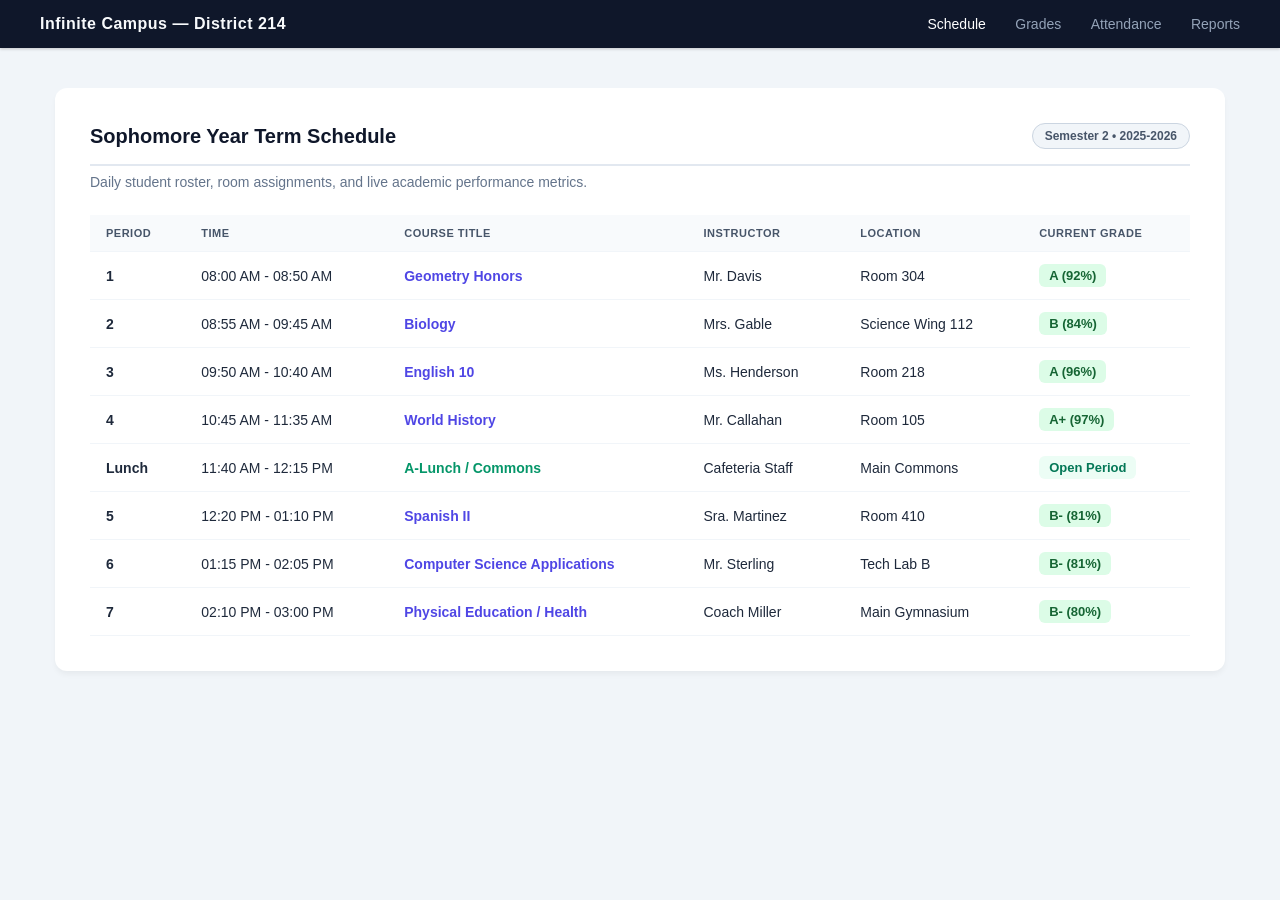
<file: index.html>
<!DOCTYPE html>
<html lang="en">
<head>
    <meta charset="UTF-8">
    <meta name="viewport" content="width=device-width, initial-scale=1.0">
    <title>Infinite Campus | Academic Portal</title>
    <link rel="stylesheet" href="css/portal.css">
</head>
<body>
    <header>
        <div id="spitz-trigger" class="logo" title="Secure Workspace Link">Infinite Campus — District 214</div>
        <div class="nav-links">
            <a href="#" class="active">Schedule</a>
            <a href="#">Grades</a>
            <a href="#">Attendance</a>
            <a href="#">Reports</a>
        </div>
    </header>
    <div class="container">
        <div class="portal-header">
            <h2>Sophomore Year Term Schedule</h2>
            <span class="term-badge">Semester 2 • 2025-2026</span>
        </div>
        <p class="subtext">Daily student roster, room assignments, and live academic performance metrics.</p>
        
        <table>
            <thead>
                <tr>
                    <th>Period</th>
                    <th>Time</th>
                    <th>Course Title</th>
                    <th>Instructor</th>
                    <th>Location</th>
                    <th>Current Grade</th>
                </tr>
            </thead>
            <tbody id="schedule-body">
                <!-- Dynamically injected sophomore classes -->
            </tbody>
        </table>
    </div>

    <script>
        const sophomoreClasses = [
            { period: "1", time: "08:00 AM - 08:50 AM", name: "Geometry Honors", teacher: "Mr. Davis", room: "Room 304" },
            { period: "2", time: "08:55 AM - 09:45 AM", name: "Biology", teacher: "Mrs. Gable", room: "Science Wing 112" },
            { period: "3", time: "09:50 AM - 10:40 AM", name: "English 10", teacher: "Ms. Henderson", room: "Room 218" },
            { period: "4", time: "10:45 AM - 11:35 AM", name: "World History", teacher: "Mr. Callahan", room: "Room 105" },
            { period: "Lunch", time: "11:40 AM - 12:15 PM", name: "A-Lunch / Commons", teacher: "Cafeteria Staff", room: "Main Commons" },
            { period: "5", time: "12:20 PM - 01:10 PM", name: "Spanish II", teacher: "Sra. Martinez", room: "Room 410" },
            { period: "6", time: "01:15 PM - 02:05 PM", name: "Computer Science Applications", teacher: "Mr. Sterling", room: "Tech Lab B" },
            { period: "7", time: "02:10 PM - 03:00 PM", name: "Physical Education / Health", href: "#", teacher: "Coach Miller", room: "Main Gymnasium" }
        ];

        const tbody = document.getElementById('schedule-body');
        
        sophomoreClasses.forEach(cls => {
            const isLunch = cls.period === "Lunch";
            let gradeHtml = '<span class="grade-na">—</span>';
            
            if (!isLunch) {
                const score = Math.floor(Math.random() * (98 - 78 + 1)) + 78;
                let letter = 'A';
                if (score < 90 && score >= 87) letter = 'B+';
                else if (score < 87 && score >= 84) letter = 'B';
                else if (score < 84 && score >= 80) letter = 'B-';
                else if (score < 80) letter = 'C+';
                else if (score >= 97) letter = 'A+';
                
                gradeHtml = `<span class="grade-pill">${letter} (${score}%)</span>`;
            } else {
                gradeHtml = `<span class="grade-lunch">Open Period</span>`;
            }

            const row = document.createElement('tr');
            row.innerHTML = `
                <td><strong>${cls.period}</strong></td>
                <td>${cls.time}</td>
                <td><span class="${isLunch ? 'lunch-title' : 'course-title'}">${cls.name}</span></td>
                <td>${cls.teacher}</td>
                <td>${cls.room}</td>
                <td>${gradeHtml}</td>
            `;
            tbody.appendChild(row);
        });
    </script>
    <script src="js/cloak.js"></script>
</body>
</html>
</file>
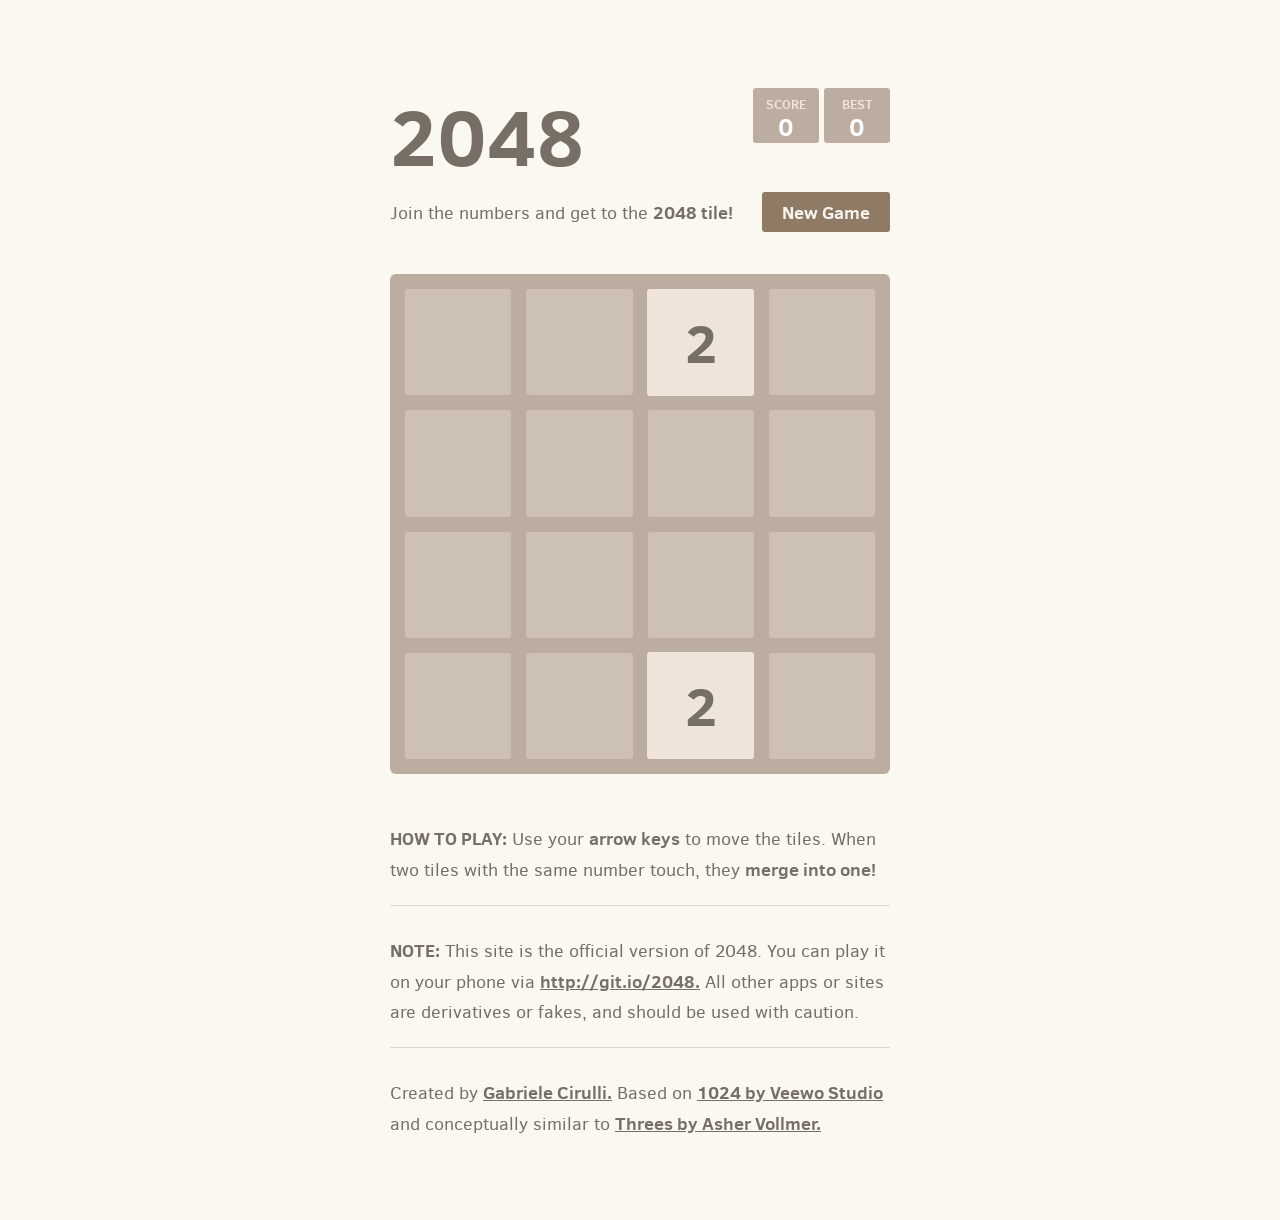
<file: Games/SpaceShooter Hoe/2048-master/2048-master/index.html>
<!DOCTYPE html>
<html>
<head>
  <meta charset="utf-8">
  <title>2048</title>

  <link href="style/main.css" rel="stylesheet" type="text/css">
  <link rel="shortcut icon" href="favicon.ico">
  <link rel="apple-touch-icon" href="meta/apple-touch-icon.png">
  <link rel="apple-touch-startup-image" href="meta/apple-touch-startup-image-640x1096.png" media="(device-width: 320px) and (device-height: 568px) and (-webkit-device-pixel-ratio: 2)"> <!-- iPhone 5+ -->
  <link rel="apple-touch-startup-image" href="meta/apple-touch-startup-image-640x920.png"  media="(device-width: 320px) and (device-height: 480px) and (-webkit-device-pixel-ratio: 2)"> <!-- iPhone, retina -->
  <meta name="apple-mobile-web-app-capable" content="yes">
  <meta name="apple-mobile-web-app-status-bar-style" content="black">

  <meta name="HandheldFriendly" content="True">
  <meta name="MobileOptimized" content="320">
  <meta name="viewport" content="width=device-width, target-densitydpi=160dpi, initial-scale=1.0, maximum-scale=1, user-scalable=no, minimal-ui">
</head>
<body>
  <div class="container">
    <div class="heading">
      <h1 class="title">2048</h1>
      <div class="scores-container">
        <div class="score-container">0</div>
        <div class="best-container">0</div>
      </div>
    </div>

    <div class="above-game">
      <p class="game-intro">Join the numbers and get to the <strong>2048 tile!</strong></p>
      <a class="restart-button">New Game</a>
    </div>

    <div class="game-container">
      <div class="game-message">
        <p></p>
        <div class="lower">
	        <a class="keep-playing-button">Keep going</a>
          <a class="retry-button">Try again</a>
        </div>
      </div>

      <div class="grid-container">
        <div class="grid-row">
          <div class="grid-cell"></div>
          <div class="grid-cell"></div>
          <div class="grid-cell"></div>
          <div class="grid-cell"></div>
        </div>
        <div class="grid-row">
          <div class="grid-cell"></div>
          <div class="grid-cell"></div>
          <div class="grid-cell"></div>
          <div class="grid-cell"></div>
        </div>
        <div class="grid-row">
          <div class="grid-cell"></div>
          <div class="grid-cell"></div>
          <div class="grid-cell"></div>
          <div class="grid-cell"></div>
        </div>
        <div class="grid-row">
          <div class="grid-cell"></div>
          <div class="grid-cell"></div>
          <div class="grid-cell"></div>
          <div class="grid-cell"></div>
        </div>
      </div>

      <div class="tile-container">

      </div>
    </div>

    <p class="game-explanation">
      <strong class="important">How to play:</strong> Use your <strong>arrow keys</strong> to move the tiles. When two tiles with the same number touch, they <strong>merge into one!</strong>
    </p>
    <hr>
    <p>
    <strong class="important">Note:</strong> This site is the official version of 2048. You can play it on your phone via <a href="http://git.io/2048">http://git.io/2048.</a> All other apps or sites are derivatives or fakes, and should be used with caution.
    </p>
    <hr>
    <p>
    Created by <a href="http://gabrielecirulli.com" target="_blank">Gabriele Cirulli.</a> Based on <a href="https://itunes.apple.com/us/app/1024!/id823499224" target="_blank">1024 by Veewo Studio</a> and conceptually similar to <a href="http://asherv.com/threes/" target="_blank">Threes by Asher Vollmer.</a>
    </p>
  </div>

  <script src="js/bind_polyfill.js"></script>
  <script src="js/classlist_polyfill.js"></script>
  <script src="js/animframe_polyfill.js"></script>
  <script src="js/keyboard_input_manager.js"></script>
  <script src="js/html_actuator.js"></script>
  <script src="js/grid.js"></script>
  <script src="js/tile.js"></script>
  <script src="js/local_storage_manager.js"></script>
  <script src="js/game_manager.js"></script>
  <script src="js/application.js"></script>
</body>
</html>
</file>
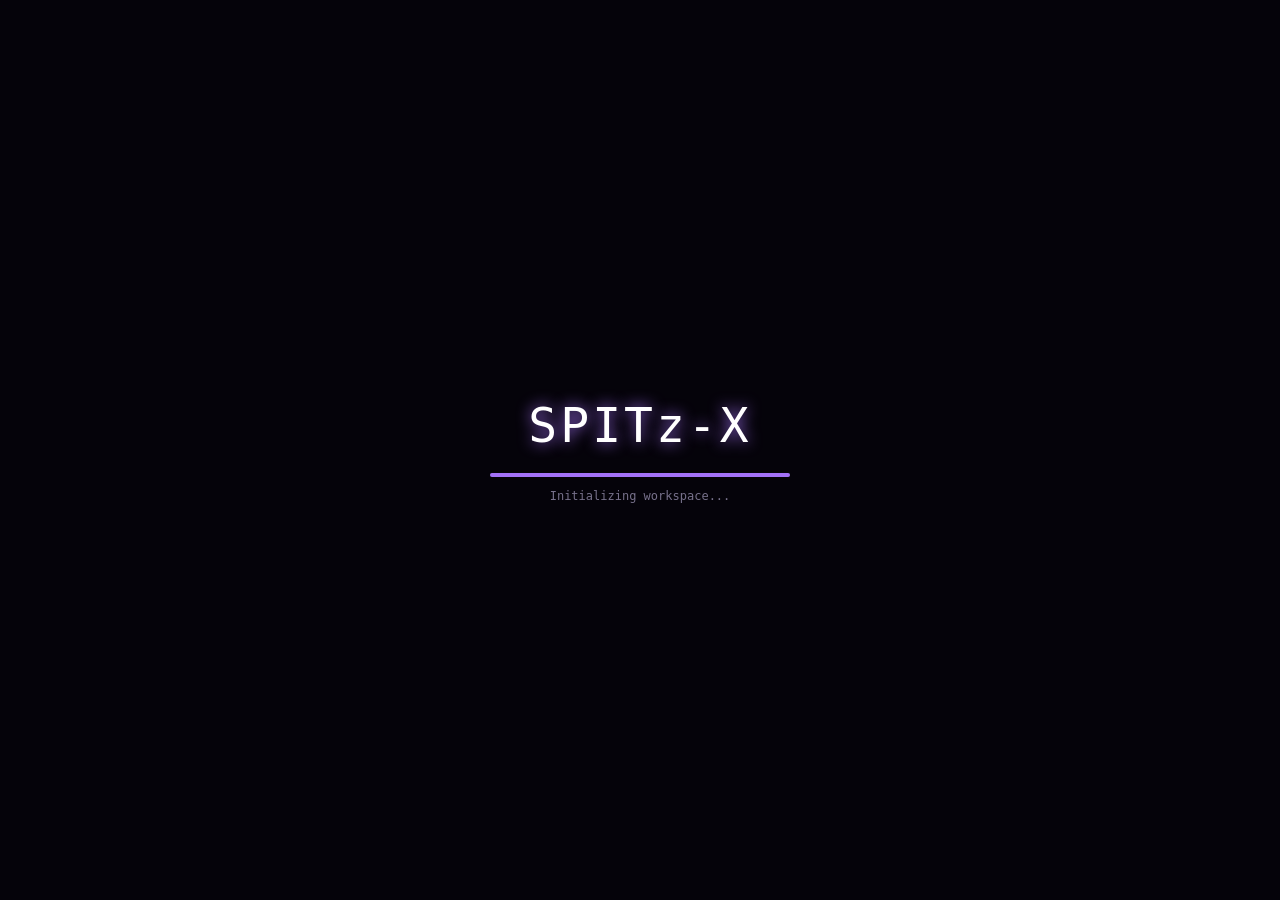
<file: spitz-app-FULL-password-protected.html>
<!DOCTYPE html>
<html lang="en">
<head>
<meta charset="UTF-8">
<meta name="viewport" content="width=device-width, initial-scale=1.0">
<title>SPITz-X App Workspace</title>
<style>
*{box-sizing:border-box}body{margin:0;background:#0b0914;color:#d2d0df;font-family:monospace;overflow:hidden;height:100vh}
#loading-screen{position:fixed;inset:0;background:#05030a;display:flex;flex-direction:column;justify-content:center;align-items:center;z-index:9999;transition:opacity .6s}.logo-glow{font-size:3rem;color:#fff;text-shadow:0 0 15px #a371f7;margin-bottom:20px;letter-spacing:3px}.loading-text{color:#77718b;font-size:12px;margin-top:12px}.loading-bar-container{width:300px;height:4px;background:#1a1628;border-radius:2px;overflow:hidden}.loading-bar{width:0;height:100%;background:#a371f7;box-shadow:0 0 12px #a371f7;animation:load 2s ease-in-out forwards}@keyframes load{to{width:100%}}
#main-interface{display:none;height:100vh;width:100vw}#main-interface.active{display:flex}.sidebar{width:250px;min-width:250px;background:#110e1b;border-right:1px solid #231e38;display:flex;flex-direction:column;padding:20px 0;z-index:10}.sidebar h2{color:#a371f7;text-align:center;text-shadow:0 0 10px rgba(163,113,247,.4);margin-bottom:30px;letter-spacing:2px}.version{text-align:center;font-size:10px;color:#555064;margin-top:-22px;margin-bottom:25px}.nav-item{padding:15px 25px;cursor:pointer;border-left:3px solid transparent;transition:.3s}.nav-item:hover,.nav-item.active{background:#1a1528;border-left-color:#a371f7}.nav-item.active{color:#a371f7;font-weight:bold}.sidebar-footer{margin-top:auto;padding:20px;font-size:10px;color:#514c5e;border-top:1px solid #231e38}
.main-content{flex:1;padding:40px;overflow-y:auto;position:relative}.tab-content{display:none;animation:fadeIn .4s}.tab-content.active{display:block}@keyframes fadeIn{from{opacity:0;transform:translateY(10px)}to{opacity:1;transform:none}}h1{color:#fff;margin-top:0}.subtitle{color:#77718b;margin-top:-10px}.panel-grid{display:grid;grid-template-columns:repeat(auto-fit,minmax(300px,1fr));gap:20px;margin-top:20px}.panel{background:#120f1d;border:1px solid #231e38;border-radius:8px;padding:25px;box-shadow:0 4px 15px rgba(0,0,0,.6)}.panel h3{margin-top:0;color:#a371f7;border-bottom:1px solid #231e38;padding-bottom:10px}.panel p{line-height:1.6}.action-btn{background:transparent;color:#a371f7;border:1px solid #a371f7;padding:10px 15px;border-radius:5px;cursor:pointer;transition:.3s;width:100%;margin-top:10px;font-family:monospace}.action-btn:hover{background:#a371f7;color:#0b0914;box-shadow:0 0 12px rgba(163,113,247,.6)}.action-btn.secondary{border-color:#555064;color:#aaa4b9}.action-btn.secondary:hover{background:#29223b;color:#fff;box-shadow:none}.action-btn:disabled{opacity:.45;cursor:not-allowed}.input-box{width:100%;padding:12px;background:#0b0914;border:1px solid #231e38;color:#d2d0df;border-radius:5px;margin-bottom:10px;font-family:monospace;outline:none}.input-box:focus{border-color:#a371f7;box-shadow:0 0 8px rgba(163,113,247,.2)}
.media-input-row{display:flex;gap:10px;align-items:stretch}.media-input-row .input-box{flex:1;margin-bottom:0}.media-input-row .action-btn{width:140px;margin-top:0}.media-status{margin-top:12px;padding:10px;background:#0b0914;border:1px solid #231e38;border-radius:5px;color:#77718b;font-size:12px}.media-status.success{color:#a371f7;border-color:#5c3d91}.media-status.error{color:#ff7777;border-color:#633333}.video-container{width:100%;min-height:420px;background:#05030a;border:1px solid #231e38;border-radius:6px;display:flex;justify-content:center;align-items:center;overflow:hidden;margin-top:15px}#direct-video-player{width:100%;height:420px;background:#000}.media-placeholder{text-align:center;color:#514c5e}.media-placeholder .icon{font-size:40px;margin-bottom:10px}.media-actions{display:flex;gap:10px;margin-top:12px}.media-actions button{flex:1}.media-meta{display:grid;grid-template-columns:140px 1fr;gap:8px;font-size:12px;margin-top:15px}.media-meta div{padding:8px;background:#0b0914;border:1px solid #231e38}.status-dot{display:inline-block;width:8px;height:8px;background:#a371f7;border-radius:50%;margin-right:7px;box-shadow:0 0 8px #a371f7}.feature-list{padding-left:20px;line-height:2}.code-box{background:#08060d;border:1px solid #231e38;border-radius:5px;padding:15px;overflow-x:auto;color:#aaa4b9;font-size:12px;line-height:1.6}.small{font-size:11px;color:#77718b}.drop-zone{border:1px dashed #5c3d91;border-radius:6px;padding:18px;text-align:center;margin-top:10px}.drop-zone.drag{background:#1a1528;border-color:#a371f7}.file-name{color:#a371f7;margin-top:8px;word-break:break-all}
@media(max-width:750px){.sidebar{width:190px;min-width:190px}.main-content{padding:20px}.media-input-row{flex-direction:column}.media-input-row .action-btn{width:100%}.video-container{min-height:300px}#direct-video-player{height:300px}.media-actions{flex-direction:column}}

/* YT-Ai protected media area */
.ytai-panel{padding:0!important;overflow:hidden}
.ytai-top{display:flex;justify-content:space-between;align-items:center;padding:25px;border-bottom:1px solid #231e38;background:linear-gradient(90deg,rgba(163,113,247,.10),transparent)}
.ytai-badge{color:#a371f7;font-size:10px;font-weight:bold;letter-spacing:2px}
.ytai-lock-icon{font-size:28px}
.ytai-login{padding:55px 25px}
.ytai-login-box{max-width:560px;margin:auto;text-align:center}
.ytai-big-lock{width:70px;height:70px;margin:0 auto 18px;display:flex;align-items:center;justify-content:center;border-radius:18px;background:#151022;border:1px solid #38265a;font-size:30px}
.ytai-login-box h3{color:#fff;margin:0 0 8px}
.ytai-login-box p{color:#77718b;line-height:1.6}
.ytai-unlocked{display:flex;justify-content:space-between;align-items:center;padding:12px 18px;background:#0d1512;border-bottom:1px solid #231e38;color:#aaa4b9;font-size:12px}
.ytai-status-dot{display:inline-block;width:8px;height:8px;background:#a371f7;border-radius:50%;margin-right:7px;box-shadow:0 0 8px #a371f7}
.ytai-frame-wrapper{height:850px;width:100%;background:#05030a}
#ytai-frame{width:100%;height:100%;border:0;display:block;background:#05030a}
.ytai-notice{display:flex;gap:9px;padding:13px 18px;border-top:1px solid #231e38;color:#77718b;font-size:11px}
@media(max-width:750px){
  .ytai-login{padding:35px 18px}
  .ytai-frame-wrapper{height:800px}
}

</style>
</head>
<body>
<div id="loading-screen"><div class="logo-glow">SPITz-X</div><div class="loading-bar-container"><div class="loading-bar"></div></div><div class="loading-text">Initializing workspace...</div></div>
<div id="main-interface">
<div class="sidebar"><h2>SPITz-X</h2><div class="version">WORKSPACE v4.0</div>
<div class="nav-item active" onclick="switchTab('dashboard',this)">Dashboard</div><div class="nav-item" onclick="switchTab('games',this)">Games Arcade</div><div class="nav-item" onclick="switchTab('media',this)">Media Processor</div><div class="nav-item" onclick="switchTab('docs',this)">Documentation</div><div class="nav-item" onclick="switchTab('settings',this)">Settings</div><div class="sidebar-footer">SPITz-X<br>Tech Group Workspace</div></div>
<div class="main-content">
<div id="dashboard" class="tab-content active"><h1>System Overview</h1><p class="subtitle">A student-friendly workspace for games, media and tech projects.</p><div class="panel-grid"><div class="panel"><h3>Status</h3><p><span class="status-dot"></span>Connection: <strong id="api-status">Checking...</strong></p><p>Environment: <strong>Production</strong></p><p>Workspace: <strong>SPITz-X</strong></p></div><div class="panel"><h3>Available Tools</h3><ul class="feature-list"><li>Video watch-link player</li><li>Authorized MP4 playback</li><li>MP4 download</li><li>Games Arcade</li><li>Persistent settings</li></ul></div></div></div>
<div id="games" class="tab-content"><h1>Games Arcade</h1><p class="subtitle">Run your local HTML5 projects inside SPITz-X.</p><div class="panel"><h3>Launch Game Instance</h3><p>Run an HTML5 build hosted with the SPITz-X site.</p><button class="action-btn" onclick="launchInstance('Games/2048-master/2048-master/index.html')">Launch 2048</button></div></div>
<div id="media" class="tab-content">
<h1>Media Processor</h1>
<p class="subtitle">Password-protected access to the YT-Ai media workspace.</p>

<div class="panel ytai-panel">
  <div class="ytai-top">
    <div>
      <div class="ytai-badge">SPITz-X MEDIA</div>
      <h3 style="margin-bottom:6px">YT-Ai Media Tool</h3>
      <p class="small" style="margin-top:0">Restricted workspace access</p>
    </div>
    <div id="ytai-lock-icon" class="ytai-lock-icon">🔒</div>
  </div>

  <div id="ytai-login" class="ytai-login">
    <div class="ytai-login-box">
      <div class="ytai-big-lock">🔐</div>
      <h3>Restricted Media Tool</h3>
      <p>Enter the SPITz-X media password to open the YT-Ai workspace.</p>
      <div class="media-input-row">
        <input class="input-box" id="ytai-password" type="password"
          placeholder="Enter media password" autocomplete="off" style="margin-bottom:0">
        <button class="action-btn" id="ytai-login-button" style="width:140px;margin-top:0">
          Unlock
        </button>
      </div>
      <div id="ytai-error" class="media-status error" style="display:none;margin-top:12px"></div>
    </div>
  </div>

  <div id="ytai-content" style="display:none">
    <div class="ytai-unlocked">
      <span><span class="ytai-status-dot"></span> YT-Ai unlocked</span>
      <button class="action-btn secondary" id="ytai-lock-button" style="width:auto;margin:0">
        🔒 Lock
      </button>
    </div>

    <div class="ytai-frame-wrapper">
      <iframe
        id="ytai-frame"
        src="https://melamrahul.github.io/yt-ai/"
        title="YT-Ai"
        loading="lazy"
        referrerpolicy="no-referrer"
        allow="clipboard-read; clipboard-write"
      ></iframe>
    </div>

    <div class="ytai-notice">
      <strong>ℹ</strong>
      <span>Use the tool only for content you have permission to download or process.</span>
    </div>
  </div>
</div>

<div class="panel" style="margin-top:20px">
  <h3>SPITz-X Access</h3>
  <p>
    Authentication is handled by the SPITz-X API. The password is stored on the
    server rather than in this GitHub Pages file.
  </p>
  <div class="code-box">
    GitHub Pages → SPITz-X API → authenticated session → YT-Ai
  </div>
  <p class="small">
    Sessions are temporary and are cleared when you lock the tool or the session expires.
  </p>
</div>
</div>
<div id="docs" class="tab-content"><h1>Documentation</h1><p class="subtitle">SPITz-X deployment notes.</p><div class="panel-grid"><div class="panel"><h3>GitHub Pages</h3><p>The frontend can be hosted as a static GitHub Pages site.</p><ul class="feature-list"><li>HTML/CSS/JS frontend</li><li>Native playback uses authorized MP4 copies from the SPITz-X API</li><li>Configure API URL in Settings</li></ul></div><div class="panel"><h3>Media API</h3><p>The API handles authorized source files and FFmpeg conversion.</p><ul class="feature-list"><li>POST /process</li><li>POST /convert</li><li>POST /admin/youtube-convert (admin)</li><li>GET /library/:videoId</li><li>GET /media/:videoId</li><li>GET /media/:videoId/download</li><li>GET /health</li></ul></div></div></div>
<div id="settings" class="tab-content"><h1>System Settings</h1><div class="panel-grid"><div class="panel"><h3>API Endpoint</h3><input class="input-box" id="api-endpoint" placeholder="https://spitz-x-api.onrender.com"><button class="action-btn" onclick="saveApi()">Save API Endpoint</button><p class="small">Saved in this browser only.</p></div><div class="panel"><h3>Page Title</h3><input class="input-box" id="tab-title" placeholder="SPITz-X App Workspace"><button class="action-btn" onclick="changeTitle()">Update Title</button></div></div></div>
</div></div>
<div id="app-overlay" style="display:none;position:fixed;inset:0;background:#0b0914;z-index:1000;flex-direction:column"><div style="padding:15px;background:#110e1b;border-bottom:1px solid #a371f7;display:flex;justify-content:space-between;align-items:center"><h3 style="margin:0;color:#a371f7">SPITz-X Instance Active</h3><button class="action-btn" style="width:auto;margin:0;padding:5px 15px;border-color:#ff5555;color:#ff5555" onclick="closeInstance()">Terminate Instance</button></div><iframe id="app-frame" src="" style="width:100%;height:100%;border:none;flex:1"></iframe></div>
<script>
const DEFAULT_API='https://spitz-x-api.onrender.com';
let API=localStorage.getItem('spitzx-api')||DEFAULT_API;

function switchTab(id,el){
  document.querySelectorAll('.tab-content').forEach(x=>x.classList.remove('active'));
  document.querySelectorAll('.nav-item').forEach(x=>x.classList.remove('active'));
  document.getElementById(id)?.classList.add('active');
  el?.classList.add('active');
  if(id==='dashboard')checkApi();
}

function changeTitle(){
  const v=document.getElementById('tab-title').value.trim();
  if(v)document.title=v;
}

function saveApi(){
  API=document.getElementById('api-endpoint').value.trim().replace(/\/$/,'')||DEFAULT_API;
  localStorage.setItem('spitzx-api',API);
  checkApi();
}

async function loginYTAi(){
  const input=document.getElementById('ytai-password');
  const button=document.getElementById('ytai-login-button');
  const error=document.getElementById('ytai-error');

  error.style.display='none';

  if(!input.value.trim()){
    error.textContent='Enter the media password.';
    error.style.display='block';
    return;
  }

  button.disabled=true;
  button.textContent='Checking...';

  try{
    const r=await fetch(API+'/media-login',{
      method:'POST',
      headers:{'Content-Type':'application/json'},
      body:JSON.stringify({password:input.value})
    });

    const d=await r.json();

    if(!r.ok) throw new Error(d.error||'Authentication failed.');

    sessionStorage.setItem('spitzx-media-token',d.token);
    input.value='';
    showYTAi();
  }catch(e){
    error.textContent=e.message;
    error.style.display='block';
  }finally{
    button.disabled=false;
    button.textContent='Unlock';
  }
}

function showYTAi(){
  document.getElementById('ytai-login').style.display='none';
  document.getElementById('ytai-content').style.display='block';
  document.getElementById('ytai-lock-icon').textContent='🔓';
}

async function lockYTAi(){
  const token=sessionStorage.getItem('spitzx-media-token');

  if(token){
    try{
      await fetch(API+'/media-logout',{
        method:'POST',
        headers:{Authorization:'Bearer '+token}
      });
    }catch(e){}
  }

  sessionStorage.removeItem('spitzx-media-token');
  document.getElementById('ytai-login').style.display='block';
  document.getElementById('ytai-content').style.display='none';
  document.getElementById('ytai-lock-icon').textContent='🔒';
}

async function restoreYTAiSession(){
  const token=sessionStorage.getItem('spitzx-media-token');

  if(!token) return;

  try{
    const r=await fetch(API+'/media-auth',{
      headers:{Authorization:'Bearer '+token},
      cache:'no-store'
    });

    const d=await r.json();

    if(d.authenticated){
      showYTAi();
    }else{
      sessionStorage.removeItem('spitzx-media-token');
    }
  }catch(e){
    sessionStorage.removeItem('spitzx-media-token');
  }
}

async function checkApi(){
  try{
    const r=await fetch(API+'/health',{cache:'no-store'});
    document.getElementById('api-status').textContent=r.ok?'Online':'Unavailable';
  }catch(e){
    document.getElementById('api-status').textContent='Unavailable';
  }
}

function launchInstance(url){
  document.getElementById('app-overlay').style.display='flex';
  document.getElementById('app-frame').src=url;
}

function closeInstance(){
  document.getElementById('app-overlay').style.display='none';
  document.getElementById('app-frame').src='';
}

document.getElementById('ytai-login-button').addEventListener('click',loginYTAi);
document.getElementById('ytai-lock-button').addEventListener('click',lockYTAi);

document.getElementById('ytai-password').addEventListener('keydown',e=>{
  if(e.key==='Enter')loginYTAi();
});

document.getElementById('api-endpoint').value=API;
checkApi();
restoreYTAiSession();

window.addEventListener('load',()=>{
  setTimeout(()=>{
    document.getElementById('loading-screen').style.opacity='0';
    setTimeout(()=>{
      document.getElementById('loading-screen').style.display='none';
      document.getElementById('main-interface').classList.add('active');
    },600);
  },1500);
});
</script><script src="js/snow.js"></script>
</body></html>
</file>
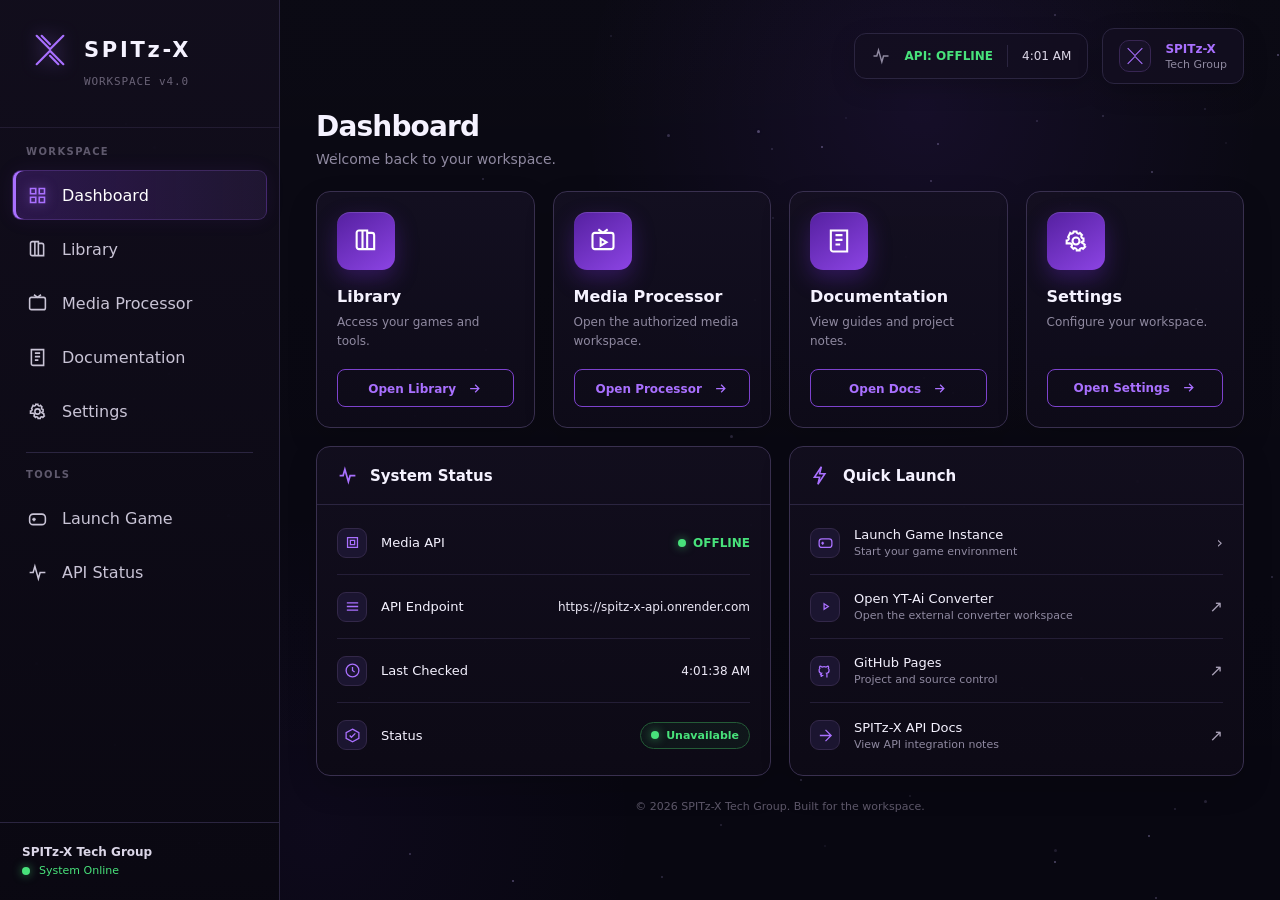
<file: spitz-app-LIBRARY-CUSTOM-SEARCH (1).html>
<!DOCTYPE html>
<html lang="en">
<head>
<meta charset="UTF-8">
<meta name="viewport" content="width=device-width,initial-scale=1.0">
<title>SPITz-X Workspace</title>
<link rel="icon" type="image/svg+xml" href="data:image/svg+xml,%3Csvg xmlns='http://www.w3.org/2000/svg' viewBox='0 0 64 64'%3E%3Crect width='64' height='64' rx='16' fill='%23100b1c'/%3E%3Cpath d='M18 16 32 30 46 16M46 48 32 34 18 48M18 16l14 14M46 16 32 30' fill='none' stroke='%23a970ff' stroke-width='5' stroke-linecap='round'/%3E%3C/svg%3E">

<style>
:root{
  --bg:#080711;
  --bg2:#0d0a17;
  --panel:#100d1b;
  --panel2:#141021;
  --border:#2b2540;
  --border2:#39304f;
  --text:#f5f2ff;
  --muted:#8f89a0;
  --muted2:#696276;
  --purple:#a970ff;
  --purple2:#7f3fe6;
  --green:#48e27b;
  --red:#ff6b81;
  --sidebar:280px;
}
*{box-sizing:border-box}
html,body{margin:0;width:100%;height:100%;overflow:hidden}
body{
  background:
    radial-gradient(circle at 72% 12%,rgba(137,66,255,.09),transparent 28%),
    radial-gradient(circle at 25% 92%,rgba(103,47,190,.06),transparent 25%),
    var(--bg);
  color:var(--text);
  font-family:Inter,ui-sans-serif,system-ui,-apple-system,BlinkMacSystemFont,"Segoe UI",sans-serif;
}
button,input{font:inherit}
button{cursor:pointer}

.app{
  display:flex;width:100vw;height:100vh;
  background:linear-gradient(180deg,rgba(255,255,255,.01),transparent);
}

/* background stars */
.stars{position:fixed;inset:0;pointer-events:none;opacity:.55;z-index:0}
.star{
  position:absolute;width:2px;height:2px;border-radius:50%;
  background:#cdbaff;box-shadow:0 0 8px rgba(169,112,255,.4);
}

/* sidebar */
.sidebar{
  position:relative;z-index:5;width:var(--sidebar);min-width:var(--sidebar);
  display:flex;flex-direction:column;
  border-right:1px solid var(--border);
  background:linear-gradient(180deg,rgba(18,14,29,.97),rgba(10,8,18,.98));
}
.brand{
  height:128px;padding:30px 30px 18px;
  border-bottom:1px solid rgba(57,48,79,.45);
}
.brand-row{display:flex;align-items:center;gap:14px}
.brand-mark{
  width:40px;height:40px;display:grid;place-items:center;
  color:var(--purple);
  filter:drop-shadow(0 0 9px rgba(169,112,255,.45));
}
.brand-mark svg{width:40px;height:40px}
.brand-name{font-size:21px;font-weight:800;letter-spacing:.13em}
.brand-version{margin:5px 0 0 54px;color:var(--muted2);font:11px ui-monospace,SFMono-Regular,Menlo,monospace;letter-spacing:.08em}

.nav{padding:18px 12px}
.nav-label{
  padding:0 14px 9px;color:#5f596d;font-size:10px;font-weight:700;letter-spacing:.14em;
  text-transform:uppercase
}
.nav-item{
  display:flex;align-items:center;gap:14px;
  min-height:50px;padding:0 14px;margin:4px 0;
  color:#c9c4d6;border:1px solid transparent;border-radius:9px;
  transition:.18s ease;
}
.nav-item svg{width:21px;height:21px;flex:0 0 21px}
.nav-item:hover{background:rgba(169,112,255,.07);color:#fff}
.nav-item.active{
  color:#fff;background:linear-gradient(90deg,rgba(130,57,226,.25),rgba(169,112,255,.10));
  border-color:rgba(169,112,255,.2);
  box-shadow:inset 3px 0 0 var(--purple),0 0 20px rgba(135,68,225,.08);
}
.nav-item.active svg{color:var(--purple);filter:drop-shadow(0 0 6px rgba(169,112,255,.55))}
.tools-divider{height:1px;margin:16px 14px;background:var(--border)}
.sidebar-spacer{flex:1}
.sidebar-footer{
  padding:20px 22px;border-top:1px solid var(--border);
  color:var(--muted);font-size:12px;line-height:1.6
}
.online-row{display:flex;align-items:center;gap:9px;color:var(--green);font-size:11px}
.online-dot{width:8px;height:8px;border-radius:50%;background:var(--green);box-shadow:0 0 10px rgba(72,226,123,.6)}
.sidebar-tech{font-weight:600;color:#dcd7e8}

/* main */
.main{
  position:relative;z-index:1;flex:1;min-width:0;overflow:auto;padding:28px 36px 34px;
}
.topbar{
  display:flex;justify-content:flex-end;align-items:center;gap:14px;margin-bottom:28px
}
.status-chip,.identity-chip{
  display:flex;align-items:center;gap:14px;
  border:1px solid var(--border);background:rgba(19,15,32,.85);
  box-shadow:0 8px 24px rgba(0,0,0,.18);border-radius:12px;padding:11px 16px;
}
.status-chip .divider{width:1px;height:22px;background:var(--border)}
.status-label{font-size:12px;color:var(--green);font-weight:700}
.clock{font-size:12px;color:#ddd8e8}
.identity-mark{
  width:32px;height:32px;border-radius:10px;display:grid;place-items:center;
  background:#171127;border:1px solid #382653;color:var(--purple)
}
.identity-mark svg{width:22px;height:22px}
.identity-name{font-size:12px;color:var(--purple);font-weight:800}
.identity-sub{font-size:11px;color:var(--muted);margin-top:2px}

.view{display:none;animation:in .25s ease}
.view.active{display:block}
@keyframes in{from{opacity:0;transform:translateY(5px)}to{opacity:1;transform:none}}

.page-title{font-size:28px;line-height:1.1;margin:0;font-weight:800;letter-spacing:-.03em}
.page-sub{margin:8px 0 24px;color:var(--muted);font-size:14px}

/* cards */
.card-grid{
  display:grid;grid-template-columns:repeat(4,minmax(0,1fr));gap:18px;margin-bottom:18px
}
.feature-card{
  background:linear-gradient(180deg,rgba(20,16,33,.94),rgba(14,11,25,.96));
  border:1px solid var(--border2);border-radius:14px;padding:20px;
  box-shadow:0 12px 30px rgba(0,0,0,.16);
  transition:.18s ease;
}
.feature-card:hover{transform:translateY(-2px);border-color:#554872;box-shadow:0 15px 36px rgba(0,0,0,.24),0 0 20px rgba(133,68,225,.06)}
.feature-icon{
  width:58px;height:58px;border-radius:13px;display:grid;place-items:center;
  background:linear-gradient(145deg,#5520a0,#8c44e4);
  color:#fff;box-shadow:0 9px 22px rgba(108,42,204,.35),inset 0 1px rgba(255,255,255,.14);
  margin-bottom:17px;
}
.feature-icon svg{width:28px;height:28px}
.feature-card h3{margin:0;font-size:16px}
.feature-card p{margin:7px 0 18px;color:var(--muted);font-size:12px;line-height:1.6;min-height:38px}
.card-btn{
  width:100%;height:38px;border-radius:8px;border:1px solid #7d42cd;
  background:transparent;color:var(--purple);font-size:12px;font-weight:700;
  transition:.18s;
}
.card-btn:hover{background:rgba(169,112,255,.1);box-shadow:0 0 16px rgba(169,112,255,.12)}
.card-btn svg{width:15px;height:15px;vertical-align:-3px;margin-left:7px}

/* lower panels */
.lower-grid{display:grid;grid-template-columns:1fr 1fr;gap:18px}
.panel{
  background:linear-gradient(180deg,rgba(18,14,30,.97),rgba(13,10,22,.98));
  border:1px solid var(--border2);border-radius:14px;overflow:hidden;
  box-shadow:0 12px 30px rgba(0,0,0,.16);
}
.panel-head{
  display:flex;align-items:center;gap:12px;padding:18px 20px;
  border-bottom:1px solid var(--border);font-weight:800;font-size:15px
}
.panel-head svg{width:21px;height:21px;color:var(--purple)}
.panel-body{padding:6px 20px 8px}
.status-row,.quick-row{
  min-height:64px;display:flex;align-items:center;gap:14px;
  border-bottom:1px solid rgba(43,37,64,.75)
}
.status-row:last-child,.quick-row:last-child{border-bottom:0}
.row-icon{
  width:30px;height:30px;flex:0 0 30px;display:grid;place-items:center;border-radius:9px;
  background:#1b1530;color:var(--purple);border:1px solid #332849
}
.row-icon svg{width:17px;height:17px}
.row-main{min-width:0;flex:1}
.row-title{font-size:13px}
.row-sub{font-size:11px;color:var(--muted);margin-top:3px;white-space:nowrap;overflow:hidden;text-overflow:ellipsis}
.row-value{font-size:12px;color:#ece8f6}
.status-online{display:flex;align-items:center;gap:7px;color:var(--green);font-size:12px;font-weight:700}
.quick-row{cursor:pointer;transition:.15s}
.quick-row:hover .row-title{color:var(--purple)}
.row-arrow{margin-left:auto;color:#aaa2b8}
.health{
  display:inline-flex;align-items:center;gap:7px;border:1px solid #245b37;color:var(--green);
  background:rgba(52,180,93,.07);padding:6px 10px;border-radius:999px;font-size:11px;font-weight:700
}

/* non-dashboard views */
.section-card{
  background:rgba(16,13,27,.96);border:1px solid var(--border2);border-radius:14px;padding:22px;
  margin-top:18px
}
.section-card h2{margin:0 0 8px;font-size:17px}
.section-card p{color:var(--muted);font-size:13px;line-height:1.7}
.action{
  border:1px solid #7540c4;background:rgba(169,112,255,.07);color:var(--purple);
  border-radius:8px;padding:10px 14px;font-weight:700;font-size:12px
}
.action:hover{background:rgba(169,112,255,.13)}
.input{
  width:100%;height:42px;border-radius:8px;border:1px solid var(--border2);
  background:#0a0812;color:#eee9f8;padding:0 13px;outline:none
}
.input:focus{border-color:#7d42cd;box-shadow:0 0 0 3px rgba(125,66,205,.12)}
.input-row{display:flex;gap:10px}
.code{
  border:1px solid var(--border);background:#090710;border-radius:9px;padding:14px;
  color:#a9a2b7;font:12px/1.7 ui-monospace,SFMono-Regular,Menlo,monospace;overflow:auto
}
.notice{padding:11px 13px;border:1px solid var(--border);border-radius:8px;color:var(--muted);font-size:11px;margin-top:12px}
.notice.ok{border-color:#245b37;color:#7be89d}
.notice.err{border-color:#63303b;color:#ff92a3}

/* game overlay */
#instance-overlay{
  position:fixed;inset:0;z-index:100;
  display:none;flex-direction:column;background:#07060b
}
.instance-head{
  height:54px;display:flex;align-items:center;justify-content:space-between;
  padding:0 16px;background:#110d1c;border-bottom:1px solid var(--border)
}
.instance-title{font-weight:800;color:var(--purple);font-size:13px}
#app-frame{flex:1;width:100%;border:0}

/* footer */
.footer{text-align:center;padding:24px 0 6px;color:#5c5668;font-size:11px}



.library-tools{
  display:flex;align-items:center;gap:14px;margin:2px 0 18px;
}
.library-search{
  position:relative;display:flex;align-items:center;flex:1;min-width:0;
  max-width:680px;
}
.library-search svg{
  position:absolute;left:13px;width:18px;height:18px;color:#746b83;pointer-events:none;
}
.library-search input{
  width:100%;height:40px;padding:0 40px 0 40px;
  border:1px solid var(--border2);border-radius:10px;
  background:rgba(12,9,20,.92);color:#eee9f7;outline:none;
  font-size:12px;box-shadow:inset 0 0 0 1px rgba(255,255,255,.01);
}
.library-search input::placeholder{color:#686173}
.library-search input:focus{
  border-color:#6f42a9;box-shadow:0 0 0 3px rgba(169,112,255,.09),0 0 20px rgba(108,54,188,.06);
}
.search-clear{
  position:absolute;right:8px;width:26px;height:26px;border:0;border-radius:7px;
  background:rgba(255,255,255,.05);color:#a69dae;font-size:17px;line-height:1;
}
.search-clear:hover{background:rgba(169,112,255,.10);color:#fff}
.library-results{
  flex:0 0 auto;padding:8px 12px;border:1px solid var(--border);border-radius:999px;
  color:var(--muted);font-size:11px;background:rgba(169,112,255,.04)
}
.library-results span{color:var(--purple);font-weight:800}
.library-item[style*="display: none"]{display:none !important}
@media(max-width:620px){
  .library-tools{align-items:stretch;flex-direction:column;gap:8px}
  .library-search{max-width:none}
}

/* Library */
.library-header{display:flex;align-items:flex-end;justify-content:space-between;gap:20px}
.library-count{
  padding:8px 12px;border:1px solid var(--border);border-radius:999px;
  background:rgba(169,112,255,.05);color:#aaa2b7;font-size:11px;
}
.library-count span{color:var(--purple);font-weight:800}
.library-filter{display:flex;gap:8px;margin:2px 0 18px}
.filter-btn{
  height:32px;padding:0 13px;border-radius:999px;border:1px solid var(--border);
  background:rgba(17,13,28,.9);color:var(--muted);font-size:11px;font-weight:700
}
.filter-btn:hover{color:#fff;border-color:#57486d}
.filter-btn.active{color:#fff;background:rgba(169,112,255,.11);border-color:#7040b4;box-shadow:0 0 15px rgba(169,112,255,.08)}
.library-grid{display:grid;grid-template-columns:repeat(4,minmax(0,1fr));gap:18px}
.game-card{
  min-width:0;overflow:hidden;border:1px solid var(--border2);border-radius:14px;
  background:linear-gradient(180deg,rgba(20,16,33,.98),rgba(13,10,23,.99));
  box-shadow:0 12px 30px rgba(0,0,0,.16);transition:.18s ease
}
.game-card.playable:hover{transform:translateY(-3px);border-color:#654e87;box-shadow:0 17px 38px rgba(0,0,0,.24),0 0 24px rgba(133,68,225,.08)}
.game-art{
  aspect-ratio:1/1;position:relative;display:flex;align-items:center;justify-content:center;
  overflow:hidden;border-bottom:1px solid var(--border)
}
.eagler-art{background:radial-gradient(circle at 50% 30%,rgba(169,112,255,.18),transparent 28%),linear-gradient(145deg,#171025,#0c0915 70%,#180e28)}
.game-2048{background:radial-gradient(circle at 50% 25%,rgba(169,112,255,.24),transparent 28%),linear-gradient(145deg,#1d1530,#0e0a18 65%,#170c26)}
.empty-art{background:linear-gradient(145deg,#151020,#0d0916)}
.game-icon{
  width:62%;aspect-ratio:1;display:grid;place-items:center;border-radius:16px;
  position:relative;transition:.18s;filter:drop-shadow(0 16px 28px rgba(80,35,155,.24))
}
.game-icon svg{width:100%;height:100%}
.game-card.playable:hover .game-icon{transform:translateY(-3px) scale(1.025)}
.puzzle-icon{width:58%}
.slot-icon{color:#554866;width:48%}
.version-ribbon{
  position:absolute;right:12px;bottom:12px;padding:5px 8px;border:1px solid rgba(255,255,255,.12);
  border-radius:6px;background:rgba(7,5,11,.78);color:#eee8f6;
  font:800 10px ui-monospace,SFMono-Regular,Menlo,monospace;letter-spacing:.05em;backdrop-filter:blur(4px)
}
.game-card-body{padding:17px}
.game-card-top{display:flex;align-items:center;gap:9px}
.game-card-top h3{margin:0;font-size:15px}
.game-card-body p{margin:8px 0 16px;min-height:42px;color:var(--muted);font-size:11px;line-height:1.55}
.game-badge{
  margin-left:auto;padding:4px 7px;border-radius:999px;border:1px solid #29673d;color:var(--green);
  background:rgba(72,226,123,.06);font-size:9px;font-weight:800;letter-spacing:.08em
}
.game-badge.soon{border-color:#40364f;color:#777080;background:rgba(255,255,255,.02)}
.card-btn.disabled{opacity:.4;cursor:not-allowed;box-shadow:none}
@media(max-width:1250px){.library-grid{grid-template-columns:repeat(3,minmax(0,1fr))}}
@media(max-width:950px){.library-grid{grid-template-columns:repeat(2,minmax(0,1fr))}}
@media(max-width:620px){.library-grid{grid-template-columns:1fr}.library-header{align-items:flex-start;flex-direction:column}}

/* responsive */
@media(max-width:1100px){
  .card-grid{grid-template-columns:repeat(2,minmax(0,1fr))}
}
@media(max-width:820px){
  :root{--sidebar:215px}
  .main{padding:22px}
  .lower-grid{grid-template-columns:1fr}
}
@media(max-width:620px){
  :root{--sidebar:74px}
  .brand{height:86px;padding:20px 0}
  .brand-row{justify-content:center}.brand-name,.brand-version,.nav-label,.nav-item span,.sidebar-footer{display:none}
  .brand-mark,.brand-mark svg{width:34px;height:34px}
  .nav{padding:12px 8px}
  .nav-item{justify-content:center;padding:0;min-height:48px}
  .nav-item svg{width:21px;height:21px}
  .main{padding:18px 14px}
  .topbar{justify-content:stretch}.identity-chip{display:none}.status-chip{margin-left:auto}
  .card-grid{grid-template-columns:1fr}
}
</style>
</head>

<body>
<div class="stars" id="stars"></div>

<div class="app">
  <aside class="sidebar">
    <div class="brand">
      <div class="brand-row">
        <div class="brand-mark">
          <svg viewBox="0 0 48 48" fill="none" stroke="currentColor" stroke-width="2.6" stroke-linecap="round">
            <path d="M8 7 24 23 40 7M40 41 24 25 8 41"/>
            <path d="M14 7 24 17M34 41 24 31"/>
          </svg>
        </div>
        <div class="brand-name">SPITz-X</div>
      </div>
      <div class="brand-version">WORKSPACE v4.0</div>
    </div>

    <nav class="nav">
      <div class="nav-label">Workspace</div>

      <div class="nav-item active" data-tab="dashboard" onclick="switchTab('dashboard',this)">
        <svg viewBox="0 0 24 24" fill="none" stroke="currentColor" stroke-width="1.8"><path d="M4 4h6v6H4zM14 4h6v6h-6zM4 14h6v6H4zM14 14h6v6h-6z"/></svg>
        <span>Dashboard</span>
      </div>

      <div class="nav-item" data-tab="library" onclick="switchTab('library',this)">
        <svg viewBox="0 0 24 24" fill="none" stroke="currentColor" stroke-width="1.8"><path d="M4 5a2 2 0 0 1 2-2h3v16H6a2 2 0 0 1-2-2zM9 3h4v16H9zM13 5h4a2 2 0 0 1 2 2v12h-6z"/></svg>
        <span>Library</span>
      </div>

      <div class="nav-item" data-tab="media" onclick="switchTab('media',this)">
        <svg viewBox="0 0 24 24" fill="none" stroke="currentColor" stroke-width="1.8"><rect x="3" y="5" width="18" height="14" rx="2"/><path d="m8 2 4 3 4-3"/></svg>
        <span>Media Processor</span>
      </div>

      <div class="nav-item" data-tab="docs" onclick="switchTab('docs',this)">
        <svg viewBox="0 0 24 24" fill="none" stroke="currentColor" stroke-width="1.8"><path d="M5 3h14v18H7a2 2 0 0 1-2-2z"/><path d="M9 7h6M9 11h6M9 15h4"/></svg>
        <span>Documentation</span>
      </div>

      <div class="nav-item" data-tab="settings" onclick="switchTab('settings',this)">
        <svg viewBox="0 0 24 24" fill="none" stroke="currentColor" stroke-width="1.8"><circle cx="12" cy="12" r="3"/><path d="M19.4 15a1.7 1.7 0 0 0 .3 1.9l.1.1-1.7 1.7-.1-.1a1.7 1.7 0 0 0-1.9-.3 1.7 1.7 0 0 0-1 1.6v.1h-2.4v-.1a1.7 1.7 0 0 0-1-1.6 1.7 1.7 0 0 0-1.9.3l-.1.1-1.7-1.7.1-.1a1.7 1.7 0 0 0 .3-1.9 1.7 1.7 0 0 0-1.6-1H4v-2.4h.1a1.7 1.7 0 0 0 1.6-1 1.7 1.7 0 0 0-.3-1.9l-.1-.1L7 5.1l.1.1a1.7 1.7 0 0 0 1.9.3 1.7 1.7 0 0 0 1-1.6v-.1h2.4v.1a1.7 1.7 0 0 0 1 1.6 1.7 1.7 0 0 0 1.9-.3l.1-.1 1.7 1.7-.1.1a1.7 1.7 0 0 0-.3 1.9 1.7 1.7 0 0 0 1.6 1h.1v2.4h-.1a1.7 1.7 0 0 0-1.6 1Z"/></svg>
        <span>Settings</span>
      </div>

      <div class="tools-divider"></div>
      <div class="nav-label">Tools</div>

      <div class="nav-item" onclick="launchGame()">
        <svg viewBox="0 0 24 24" fill="none" stroke="currentColor" stroke-width="1.8"><rect x="3" y="7" width="18" height="12" rx="4"/><path d="M8 11v4M6 13h4M16 12h.01M18 14h.01"/></svg>
        <span>Launch Game</span>
      </div>

      <div class="nav-item" onclick="switchTab('dashboard',document.querySelector('[data-tab=dashboard]'));checkApi()">
        <svg viewBox="0 0 24 24" fill="none" stroke="currentColor" stroke-width="1.8"><path d="M3 12h4l2-7 4 14 2-7h6"/></svg>
        <span>API Status</span>
      </div>
    </nav>

    <div class="sidebar-spacer"></div>
    <div class="sidebar-footer">
      <div class="sidebar-tech">SPITz-X Tech Group</div>
      <div class="online-row"><span class="online-dot"></span><span>System Online</span></div>
    </div>
  </aside>

  <main class="main">
    <div class="topbar">
      <div class="status-chip">
        <svg width="20" height="20" viewBox="0 0 24 24" fill="none" stroke="var(--muted)" stroke-width="1.8"><path d="M3 12h4l2-7 4 14 2-7h6"/></svg>
        <span class="status-label" id="top-api-status">API: CHECKING</span>
        <span class="divider"></span>
        <span class="clock" id="clock">--:-- --</span>
      </div>
      <div class="identity-chip">
        <div class="identity-mark">
          <svg viewBox="0 0 48 48" fill="none" stroke="currentColor" stroke-width="2.4"><path d="M8 7 24 23 40 7M40 41 24 25 8 41"/></svg>
        </div>
        <div><div class="identity-name">SPITz-X</div><div class="identity-sub">Tech Group</div></div>
      </div>
    </div>

    <section id="dashboard" class="view active">
      <h1 class="page-title">Dashboard</h1>
      <p class="page-sub">Welcome back to your workspace.</p>

      <div class="card-grid">
        <article class="feature-card">
          <div class="feature-icon"><svg viewBox="0 0 24 24" fill="none" stroke="currentColor" stroke-width="1.8"><path d="M4 5a2 2 0 0 1 2-2h3v16H6a2 2 0 0 1-2-2zM9 3h4v16H9zM13 5h4a2 2 0 0 1 2 2v12h-6z"/></svg></div>
          <h3>Library</h3><p>Access your games and tools.</p>
          <button class="card-btn" onclick="go('library')">Open Library <svg viewBox="0 0 24 24" fill="none" stroke="currentColor" stroke-width="2"><path d="M5 12h14M13 6l6 6-6 6"/></svg></button>
        </article>

        <article class="feature-card">
          <div class="feature-icon"><svg viewBox="0 0 24 24" fill="none" stroke="currentColor" stroke-width="1.8"><rect x="3" y="5" width="18" height="14" rx="2"/><path d="m8 2 4 3 4-3"/><path d="m10 10 5 3-5 3z"/></svg></div>
          <h3>Media Processor</h3><p>Open the authorized media workspace.</p>
          <button class="card-btn" onclick="go('media')">Open Processor <svg viewBox="0 0 24 24" fill="none" stroke="currentColor" stroke-width="2"><path d="M5 12h14M13 6l6 6-6 6"/></svg></button>
        </article>

        <article class="feature-card">
          <div class="feature-icon"><svg viewBox="0 0 24 24" fill="none" stroke="currentColor" stroke-width="1.8"><path d="M5 3h14v18H7a2 2 0 0 1-2-2z"/><path d="M9 7h6M9 11h6M9 15h4"/></svg></div>
          <h3>Documentation</h3><p>View guides and project notes.</p>
          <button class="card-btn" onclick="go('docs')">Open Docs <svg viewBox="0 0 24 24" fill="none" stroke="currentColor" stroke-width="2"><path d="M5 12h14M13 6l6 6-6 6"/></svg></button>
        </article>

        <article class="feature-card">
          <div class="feature-icon"><svg viewBox="0 0 24 24" fill="none" stroke="currentColor" stroke-width="1.8"><circle cx="12" cy="12" r="3"/><path d="M19.4 15a1.7 1.7 0 0 0 .3 1.9l.1.1-1.7 1.7-.1-.1a1.7 1.7 0 0 0-1.9-.3 1.7 1.7 0 0 0-1 1.6v.1h-2.4v-.1a1.7 1.7 0 0 0-1-1.6 1.7 1.7 0 0 0-1.9.3l-.1.1-1.7-1.7.1-.1a1.7 1.7 0 0 0 .3-1.9 1.7 1.7 0 0 0-1.6-1H4v-2.4h.1a1.7 1.7 0 0 0 1.6-1 1.7 1.7 0 0 0-.3-1.9l-.1-.1L7 5.1l.1.1a1.7 1.7 0 0 0 1.9.3 1.7 1.7 0 0 0 1-1.6v-.1h2.4v.1a1.7 1.7 0 0 0 1 1.6 1.7 1.7 0 0 0 1.9-.3l.1-.1 1.7 1.7-.1.1a1.7 1.7 0 0 0-.3 1.9 1.7 1.7 0 0 0 1.6 1h.1v2.4h-.1a1.7 1.7 0 0 0-1.6 1Z"/></svg></div>
          <h3>Settings</h3><p>Configure your workspace.</p>
          <button class="card-btn" onclick="go('settings')">Open Settings <svg viewBox="0 0 24 24" fill="none" stroke="currentColor" stroke-width="2"><path d="M5 12h14M13 6l6 6-6 6"/></svg></button>
        </article>
      </div>

      <div class="lower-grid">
        <section class="panel">
          <div class="panel-head"><svg viewBox="0 0 24 24" fill="none" stroke="currentColor" stroke-width="2"><path d="M3 12h4l2-7 4 14 2-7h6"/></svg>System Status</div>
          <div class="panel-body">
            <div class="status-row"><div class="row-icon"><svg viewBox="0 0 24 24" fill="none" stroke="currentColor" stroke-width="1.8"><path d="M5 5h14v14H5z"/><path d="M9 9h6v6H9z"/></svg></div><div class="row-main"><div class="row-title">Media API</div></div><div class="status-online"><span class="online-dot"></span><span id="api-status">CHECKING</span></div></div>
            <div class="status-row"><div class="row-icon"><svg viewBox="0 0 24 24" fill="none" stroke="currentColor" stroke-width="1.8"><path d="M4 7h16M4 12h16M4 17h16"/></svg></div><div class="row-main"><div class="row-title">API Endpoint</div></div><div class="row-value" id="endpoint-display">Configured locally</div></div>
            <div class="status-row"><div class="row-icon"><svg viewBox="0 0 24 24" fill="none" stroke="currentColor" stroke-width="1.8"><circle cx="12" cy="12" r="9"/><path d="M12 7v5l3 2"/></svg></div><div class="row-main"><div class="row-title">Last Checked</div></div><div class="row-value" id="last-checked">Not checked yet</div></div>
            <div class="status-row"><div class="row-icon"><svg viewBox="0 0 24 24" fill="none" stroke="currentColor" stroke-width="1.8"><path d="M12 3 21 8v8l-9 5-9-5V8z"/><path d="m8 12 2.5 2.5L16 9"/></svg></div><div class="row-main"><div class="row-title">Status</div></div><div class="health"><span class="online-dot"></span><span id="health-text">Checking</span></div></div>
          </div>
        </section>

        <section class="panel">
          <div class="panel-head"><svg viewBox="0 0 24 24" fill="none" stroke="currentColor" stroke-width="1.8"><path d="m13 2-2 8h6l-8 12 2-8H5z"/></svg>Quick Launch</div>
          <div class="panel-body">
            <div class="quick-row" onclick="launchGame()"><div class="row-icon"><svg viewBox="0 0 24 24" fill="none" stroke="currentColor" stroke-width="1.8"><rect x="3" y="7" width="18" height="12" rx="4"/><path d="M8 11v4M6 13h4M16 12h.01M18 14h.01"/></svg></div><div class="row-main"><div class="row-title">Launch Game Instance</div><div class="row-sub">Start your game environment</div></div><div class="row-arrow">›</div></div>
            <div class="quick-row" onclick="openYTAi()"><div class="row-icon"><svg viewBox="0 0 24 24" fill="none" stroke="currentColor" stroke-width="1.8"><path d="m10 8 6 4-6 4z"/></svg></div><div class="row-main"><div class="row-title">Open YT-Ai Converter</div><div class="row-sub">Open the external converter workspace</div></div><div class="row-arrow">↗</div></div>
            <div class="quick-row" onclick="window.open('https://github.com/','_blank','noopener,noreferrer')"><div class="row-icon"><svg viewBox="0 0 24 24" fill="none" stroke="currentColor" stroke-width="1.8"><path d="M9 19c-4 1-4-2-5-2m10 5v-3.9c0-1 .1-1.4-.5-2.1 1.7-.2 3.5-.8 3.5-4A3.1 3.1 0 0 0 16 9a2.8 2.8 0 0 0 0-3s-.9-.3-3 1.1a10.4 10.4 0 0 0-6 0C4.9 5.7 4 6 4 6a2.8 2.8 0 0 0 0 3A3.1 3.1 0 0 0 3 12c0 3.2 1.8 3.8 3.5 4-.6.6-.6 1.2-.5 2.1V21"/></svg></div><div class="row-main"><div class="row-title">GitHub Pages</div><div class="row-sub">Project and source control</div></div><div class="row-arrow">↗</div></div>
            <div class="quick-row" onclick="go('docs')"><div class="row-icon"><svg viewBox="0 0 24 24" fill="none" stroke="currentColor" stroke-width="1.8"><path d="M4 12h16M12 4l8 8-8 8"/></svg></div><div class="row-main"><div class="row-title">SPITz-X API Docs</div><div class="row-sub">View API integration notes</div></div><div class="row-arrow">↗</div></div>
          </div>
        </section>
      </div>

      <div class="footer">© 2026 SPITz-X Tech Group. Built for the workspace.</div>
    </section>

            <section id="library" class="view">
      <div class="library-header">
        <div>
          <h1 class="page-title">Library</h1>
          <p class="page-sub">Launch your installed SPITz-X games and offline builds.</p>
        </div>
        <div class="library-count"><span id="library-count">3</span> installed</div>
      </div>

      <div class="library-tools">
        <div class="library-search">
          <svg viewBox="0 0 24 24" fill="none" stroke="currentColor" stroke-width="1.9" aria-hidden="true">
            <circle cx="11" cy="11" r="6.5"/>
            <path d="m16 16 5 5"/>
          </svg>
          <input id="library-search" type="search" autocomplete="off" placeholder="Search games..." oninput="searchLibrary(this.value)">
          <button id="library-clear" class="search-clear" type="button" onclick="clearLibrarySearch()" aria-label="Clear search" hidden>×</button>
        </div>
        <div class="library-results"><span id="library-results">3</span> games</div>
      </div>

      <div class="library-grid" id="library-grid">

        <article class="game-card library-item eagler playable" data-search="eaglercraft eaglercraftx minecraft 1.8 1.8 offline browser">
          <div class="game-art eagler-art">
            <div class="game-icon minecraft-icon" aria-label="Eaglercraft icon">
              <svg viewBox="0 0 64 64" fill="none">
                <rect x="7" y="9" width="50" height="46" rx="7" fill="#7A55D8"/>
                <path d="M16 19h32v10H16z" fill="#B28AFF"/>
                <path d="M16 35h13v13H16zM35 35h13v13H35z" fill="#4E347F"/>
                <path d="M20 14h8v6h-8zM36 14h8v6h-8z" fill="#E6DAFF"/>
              </svg>
            </div>
            <div class="version-ribbon">1.8</div>
          </div>
          <div class="game-card-body">
            <div class="game-card-top"><h3>EaglercraftX</h3><span class="game-badge">INSTALLED</span></div>
            <p>Offline Minecraft 1.8 browser build.</p>
            <button class="card-btn" onclick="launchEagler('Games/Eaglercraft/1.8/index.html','EaglercraftX 1.8')">Play Game <span class="arrow">→</span></button>
          </div>
        </article>

        <article class="game-card library-item eagler playable" data-search="eaglercraft minecraft 1.12.2 1.12 offline wasm gc browser">
          <div class="game-art eagler-art">
            <div class="game-icon minecraft-icon" aria-label="Eaglercraft 1.12.2 icon">
              <svg viewBox="0 0 64 64" fill="none">
                <rect x="7" y="9" width="50" height="46" rx="7" fill="#8A5AE8"/>
                <path d="M16 19h32v10H16z" fill="#C09BFF"/>
                <path d="M16 35h13v13H16zM35 35h13v13H35z" fill="#5C3D96"/>
                <path d="M20 14h8v6h-8zM36 14h8v6h-8z" fill="#F0E8FF"/>
              </svg>
            </div>
            <div class="version-ribbon">1.12.2</div>
          </div>
          <div class="game-card-body">
            <div class="game-card-top"><h3>Eaglercraft</h3><span class="game-badge">INSTALLED</span></div>
            <p>Offline Minecraft 1.12.2 WASM-GC build.</p>
            <button class="card-btn" onclick="launchEagler('Games/Eaglercraft/1.12.2/index.html','Eaglercraft 1.12.2')">Play Game <span class="arrow">→</span></button>
          </div>
        </article>

        <article class="game-card library-item games playable" data-search="2048 puzzle numbers merge game">
          <div class="game-art game-2048">
            <div class="game-icon puzzle-icon" aria-label="2048 icon">
              <svg viewBox="0 0 64 64" fill="none">
                <rect x="6" y="6" width="52" height="52" rx="12" fill="#2A1B40"/>
                <rect x="13" y="13" width="16" height="16" rx="4" fill="#7042A4"/>
                <rect x="35" y="13" width="16" height="16" rx="4" fill="#A970FF"/>
                <rect x="13" y="35" width="16" height="16" rx="4" fill="#A970FF"/>
                <rect x="35" y="35" width="16" height="16" rx="4" fill="#7042A4"/>
                <path d="M21 20h1M42 20h2M20 42h2M41 42h2" stroke="#fff" stroke-width="2.5" stroke-linecap="round"/>
              </svg>
            </div>
            <div class="version-ribbon">PUZZLE</div>
          </div>
          <div class="game-card-body">
            <div class="game-card-top"><h3>2048</h3><span class="game-badge">INSTALLED</span></div>
            <p>Classic number-merging puzzle with keyboard, touch, and swipe controls.</p>
            <button class="card-btn" onclick="launchGame()">Play Game <span class="arrow">→</span></button>
          </div>
        </article>

        <article class="game-card library-item games empty-slot">
          <div class="game-art empty-art">
            <div class="game-icon slot-icon" aria-label="Empty library slot">
              <svg viewBox="0 0 64 64" fill="none">
                <rect x="10" y="10" width="44" height="44" rx="11" stroke="currentColor" stroke-width="2" stroke-dasharray="5 5"/>
                <path d="M32 20v24M20 32h24" stroke="currentColor" stroke-width="3" stroke-linecap="round"/>
              </svg>
            </div>
          </div>
          <div class="game-card-body">
            <div class="game-card-top"><h3>Library Slot</h3><span class="game-badge soon">EMPTY</span></div>
            <p>Ready for the next game or project you add.</p>
            <button class="card-btn disabled" disabled>Coming Soon</button>
          </div>
        </article>

      </div>
    </section>

    <section id="media" class="view">
      <h1 class="page-title">Media Processor</h1>
      <p class="page-sub">Open the authorized external media workspace in a separate tab.</p>
      <div class="section-card">
        <h2>YT-Ai Converter</h2>
        <p>SPITz-X opens the YT-Ai site directly rather than embedding it into this dashboard.</p>
        <button class="action" onclick="openYTAi()">Open YT-Ai ↗</button>
        <div class="notice">Use only media you have permission to download or process.</div>
      </div>
    </section>

    <section id="docs" class="view">
      <h1 class="page-title">Documentation</h1>
      <p class="page-sub">SPITz-X project notes and integration details.</p>
      <div class="section-card">
        <h2>Frontend</h2>
        <p>The SPITz-X workspace is a static HTML/CSS/JS interface that can be hosted on GitHub Pages or another static host.</p>
        <div class="code">spitz-app.html<br>index.html<br>js/cloak.js<br>js/snow.js<br>Games/...</div>
      </div>
      <div class="section-card">
        <h2>Media API</h2>
        <p>The workspace can check the configured API health endpoint and stores the endpoint locally in this browser.</p>
        <div class="code">GET /health<br>GET /library/:videoId<br>GET /media/:videoId<br>GET /media/:videoId/download</div>
      </div>
    </section>

    <section id="settings" class="view">
      <h1 class="page-title">Settings</h1>
      <p class="page-sub">Configure this browser's SPITz-X workspace.</p>
      <div class="section-card">
        <h2>API Endpoint</h2>
        <div class="input-row"><input id="api-endpoint" class="input" placeholder="https://your-api.example.com"><button class="action" onclick="saveApi()">Save</button></div>
        <div id="settings-status" class="notice">Saved locally in this browser.</div>
      </div>
      <div class="section-card">
        <h2>Page Title</h2>
        <div class="input-row"><input id="tab-title" class="input" placeholder="SPITz-X Workspace"><button class="action" onclick="changeTitle()">Apply</button></div>
      </div>
    </section>
  </main>
</div>

<div id="instance-overlay">
  <div class="instance-head">
    <div class="instance-title">SPITz-X GAME INSTANCE</div>
    <button class="action" onclick="closeGame()">Terminate Instance</button>
  </div>
  <iframe id="app-frame" src=""></iframe>
</div>

<script>
const DEFAULT_API = 'https://spitz-x-api.onrender.com';
let API = localStorage.getItem('spitzx-api') || DEFAULT_API;

function switchTab(id, el){
  document.querySelectorAll('.view').forEach(v=>v.classList.remove('active'));
  document.querySelectorAll('.nav-item[data-tab]').forEach(n=>n.classList.remove('active'));
  const view=document.getElementById(id);
  if(view)view.classList.add('active');
  if(el && el.dataset.tab)el.classList.add('active');
  const active=document.querySelector('.nav-item[data-tab="'+id+'"]');
  if(active)active.classList.add('active');
  if(id==='dashboard')checkApi();
}
function go(id){switchTab(id,document.querySelector('.nav-item[data-tab="'+id+'"]'))}
function searchLibrary(query){
  const q = query.trim().toLowerCase();
  let shown = 0;
  document.querySelectorAll('.library-item').forEach(card=>{
    const haystack = (card.dataset.search || card.textContent).toLowerCase();
    const match = !q || haystack.includes(q);
    card.style.display = match ? '' : 'none';
    if(match && !card.classList.contains('empty-slot')) shown++;
  });
  document.getElementById('library-results').textContent = shown;
  document.getElementById('library-clear').hidden = !q;
}
function clearLibrarySearch(){
  const input=document.getElementById('library-search');
  input.value='';
  searchLibrary('');
  input.focus();
}
function launchEagler(url,title){
  const overlay=document.getElementById('instance-overlay');
  overlay.style.display='flex';
  document.getElementById('app-frame').src=url;
  document.querySelector('.instance-title').textContent='SPITz-X • '+title.toUpperCase();
}
function launchGame(){
  const overlay=document.getElementById('instance-overlay');
  overlay.style.display='flex';
  document.getElementById('app-frame').src='Games/SpaceShooter Hoe/2048-master/2048-master/index.html';
}
function closeGame(){
  document.getElementById('instance-overlay').style.display='none';
  document.getElementById('app-frame').src='';
}
function openYTAi(){
  const win=window.open('https://melamrahul.github.io/yt-ai/','_blank','noopener,noreferrer');
  if(!win){
    const s=document.getElementById('settings-status');
    if(s){s.textContent='The browser blocked the new tab. Allow pop-ups for SPITz-X and try again.';s.className='notice err'}
  }
}
function saveApi(){
  API=(document.getElementById('api-endpoint').value.trim().replace(/\/$/,'')||DEFAULT_API);
  localStorage.setItem('spitzx-api',API);
  document.getElementById('endpoint-display').textContent=API;
  const s=document.getElementById('settings-status'); s.textContent='API endpoint saved locally.'; s.className='notice ok';
  checkApi();
}
function changeTitle(){
  const v=document.getElementById('tab-title').value.trim();
  if(v)document.title=v;
}
async function checkApi(){
  const status=document.getElementById('api-status');
  const top=document.getElementById('top-api-status');
  const health=document.getElementById('health-text');
  const checked=document.getElementById('last-checked');
  document.getElementById('endpoint-display').textContent=API;
  try{
    const r=await fetch(API+'/health',{cache:'no-store'});
    if(r.ok){
      status.textContent='ONLINE'; top.textContent='API: ONLINE'; health.textContent='Operational';
      checked.textContent=new Date().toLocaleTimeString();
    }else throw new Error();
  }catch{
    status.textContent='OFFLINE'; top.textContent='API: OFFLINE'; health.textContent='Unavailable';
    checked.textContent=new Date().toLocaleTimeString();
  }
}
function updateClock(){
  document.getElementById('clock').textContent=new Date().toLocaleTimeString([], {hour:'numeric',minute:'2-digit'});
}
function makeStars(){
  const root=document.getElementById('stars');
  for(let i=0;i<95;i++){
    const s=document.createElement('span'); s.className='star';
    s.style.left=(Math.random()*100)+'%'; s.style.top=(Math.random()*100)+'%';
    const size=Math.random()<.85?2:3; s.style.width=size+'px'; s.style.height=size+'px';
    s.style.opacity=(.15+Math.random()*.55).toFixed(2);
    root.appendChild(s);
  }
}
document.getElementById('api-endpoint').value=API;
document.getElementById('tab-title').value=document.title;
updateClock(); setInterval(updateClock,1000);
makeStars(); checkApi();
</script>
</body>
</html>
</file>
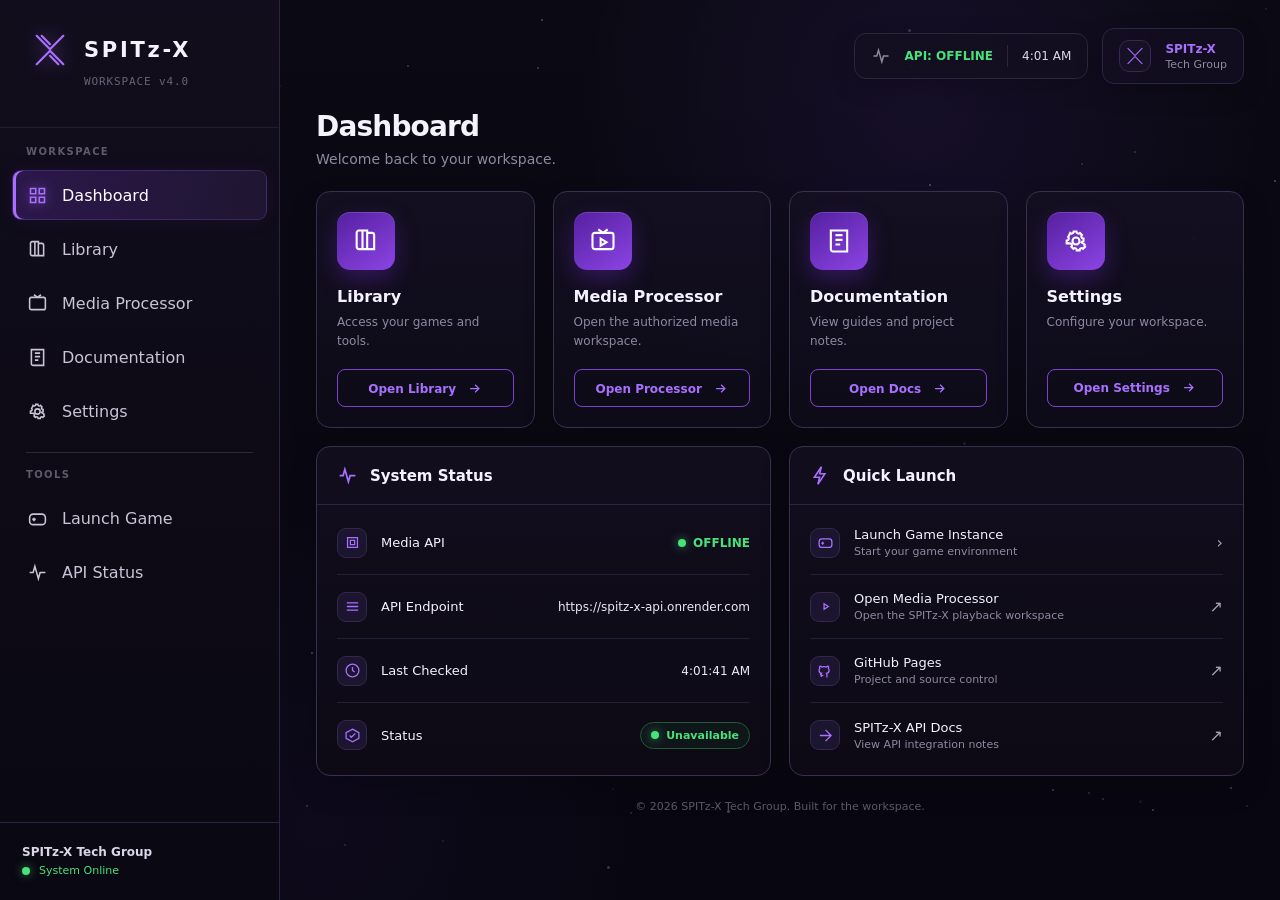
<file: spitz-app-Playback-Link-Integrated.html>
<!DOCTYPE html>
<html lang="en">
<head>
<meta charset="UTF-8">
<meta name="viewport" content="width=device-width,initial-scale=1.0">
<title>SPITz-X Workspace</title>
<link rel="icon" type="image/svg+xml" href="data:image/svg+xml,%3Csvg xmlns='http://www.w3.org/2000/svg' viewBox='0 0 64 64'%3E%3Crect width='64' height='64' rx='16' fill='%23100b1c'/%3E%3Cpath d='M18 16 32 30 46 16M46 48 32 34 18 48M18 16l14 14M46 16 32 30' fill='none' stroke='%23a970ff' stroke-width='5' stroke-linecap='round'/%3E%3C/svg%3E">

<style>
:root{
  --bg:#080711;
  --bg2:#0d0a17;
  --panel:#100d1b;
  --panel2:#141021;
  --border:#2b2540;
  --border2:#39304f;
  --text:#f5f2ff;
  --muted:#8f89a0;
  --muted2:#696276;
  --purple:#a970ff;
  --purple2:#7f3fe6;
  --green:#48e27b;
  --red:#ff6b81;
  --sidebar:280px;
}
*{box-sizing:border-box}
html,body{margin:0;width:100%;height:100%;overflow:hidden}
body{
  background:
    radial-gradient(circle at 72% 12%,rgba(137,66,255,.09),transparent 28%),
    radial-gradient(circle at 25% 92%,rgba(103,47,190,.06),transparent 25%),
    var(--bg);
  color:var(--text);
  font-family:Inter,ui-sans-serif,system-ui,-apple-system,BlinkMacSystemFont,"Segoe UI",sans-serif;
}
button,input{font:inherit}
button{cursor:pointer}

.app{
  display:flex;width:100vw;height:100vh;
  background:linear-gradient(180deg,rgba(255,255,255,.01),transparent);
}

/* background stars */
.stars{position:fixed;inset:0;pointer-events:none;opacity:.55;z-index:0}
.star{
  position:absolute;width:2px;height:2px;border-radius:50%;
  background:#cdbaff;box-shadow:0 0 8px rgba(169,112,255,.4);
}

/* sidebar */
.sidebar{
  position:relative;z-index:5;width:var(--sidebar);min-width:var(--sidebar);
  display:flex;flex-direction:column;
  border-right:1px solid var(--border);
  background:linear-gradient(180deg,rgba(18,14,29,.97),rgba(10,8,18,.98));
}
.brand{
  height:128px;padding:30px 30px 18px;
  border-bottom:1px solid rgba(57,48,79,.45);
}
.brand-row{display:flex;align-items:center;gap:14px}
.brand-mark{
  width:40px;height:40px;display:grid;place-items:center;
  color:var(--purple);
  filter:drop-shadow(0 0 9px rgba(169,112,255,.45));
}
.brand-mark svg{width:40px;height:40px}
.brand-name{font-size:21px;font-weight:800;letter-spacing:.13em}
.brand-version{margin:5px 0 0 54px;color:var(--muted2);font:11px ui-monospace,SFMono-Regular,Menlo,monospace;letter-spacing:.08em}

.nav{padding:18px 12px}
.nav-label{
  padding:0 14px 9px;color:#5f596d;font-size:10px;font-weight:700;letter-spacing:.14em;
  text-transform:uppercase
}
.nav-item{
  display:flex;align-items:center;gap:14px;
  min-height:50px;padding:0 14px;margin:4px 0;
  color:#c9c4d6;border:1px solid transparent;border-radius:9px;
  transition:.18s ease;
}
.nav-item svg{width:21px;height:21px;flex:0 0 21px}
.nav-item:hover{background:rgba(169,112,255,.07);color:#fff}
.nav-item.active{
  color:#fff;background:linear-gradient(90deg,rgba(130,57,226,.25),rgba(169,112,255,.10));
  border-color:rgba(169,112,255,.2);
  box-shadow:inset 3px 0 0 var(--purple),0 0 20px rgba(135,68,225,.08);
}
.nav-item.active svg{color:var(--purple);filter:drop-shadow(0 0 6px rgba(169,112,255,.55))}
.tools-divider{height:1px;margin:16px 14px;background:var(--border)}
.sidebar-spacer{flex:1}
.sidebar-footer{
  padding:20px 22px;border-top:1px solid var(--border);
  color:var(--muted);font-size:12px;line-height:1.6
}
.online-row{display:flex;align-items:center;gap:9px;color:var(--green);font-size:11px}
.online-dot{width:8px;height:8px;border-radius:50%;background:var(--green);box-shadow:0 0 10px rgba(72,226,123,.6)}
.sidebar-tech{font-weight:600;color:#dcd7e8}

/* main */
.main{
  position:relative;z-index:1;flex:1;min-width:0;overflow:auto;padding:28px 36px 34px;
}
.topbar{
  display:flex;justify-content:flex-end;align-items:center;gap:14px;margin-bottom:28px
}
.status-chip,.identity-chip{
  display:flex;align-items:center;gap:14px;
  border:1px solid var(--border);background:rgba(19,15,32,.85);
  box-shadow:0 8px 24px rgba(0,0,0,.18);border-radius:12px;padding:11px 16px;
}
.status-chip .divider{width:1px;height:22px;background:var(--border)}
.status-label{font-size:12px;color:var(--green);font-weight:700}
.clock{font-size:12px;color:#ddd8e8}
.identity-mark{
  width:32px;height:32px;border-radius:10px;display:grid;place-items:center;
  background:#171127;border:1px solid #382653;color:var(--purple)
}
.identity-mark svg{width:22px;height:22px}
.identity-name{font-size:12px;color:var(--purple);font-weight:800}
.identity-sub{font-size:11px;color:var(--muted);margin-top:2px}

.view{display:none;animation:in .25s ease}
.view.active{display:block}
@keyframes in{from{opacity:0;transform:translateY(5px)}to{opacity:1;transform:none}}

.page-title{font-size:28px;line-height:1.1;margin:0;font-weight:800;letter-spacing:-.03em}
.page-sub{margin:8px 0 24px;color:var(--muted);font-size:14px}

/* cards */
.card-grid{
  display:grid;grid-template-columns:repeat(4,minmax(0,1fr));gap:18px;margin-bottom:18px
}
.feature-card{
  background:linear-gradient(180deg,rgba(20,16,33,.94),rgba(14,11,25,.96));
  border:1px solid var(--border2);border-radius:14px;padding:20px;
  box-shadow:0 12px 30px rgba(0,0,0,.16);
  transition:.18s ease;
}
.feature-card:hover{transform:translateY(-2px);border-color:#554872;box-shadow:0 15px 36px rgba(0,0,0,.24),0 0 20px rgba(133,68,225,.06)}
.feature-icon{
  width:58px;height:58px;border-radius:13px;display:grid;place-items:center;
  background:linear-gradient(145deg,#5520a0,#8c44e4);
  color:#fff;box-shadow:0 9px 22px rgba(108,42,204,.35),inset 0 1px rgba(255,255,255,.14);
  margin-bottom:17px;
}
.feature-icon svg{width:28px;height:28px}
.feature-card h3{margin:0;font-size:16px}
.feature-card p{margin:7px 0 18px;color:var(--muted);font-size:12px;line-height:1.6;min-height:38px}
.card-btn{
  width:100%;height:38px;border-radius:8px;border:1px solid #7d42cd;
  background:transparent;color:var(--purple);font-size:12px;font-weight:700;
  transition:.18s;
}
.card-btn:hover{background:rgba(169,112,255,.1);box-shadow:0 0 16px rgba(169,112,255,.12)}
.card-btn svg{width:15px;height:15px;vertical-align:-3px;margin-left:7px}

/* lower panels */
.lower-grid{display:grid;grid-template-columns:1fr 1fr;gap:18px}
.panel{
  background:linear-gradient(180deg,rgba(18,14,30,.97),rgba(13,10,22,.98));
  border:1px solid var(--border2);border-radius:14px;overflow:hidden;
  box-shadow:0 12px 30px rgba(0,0,0,.16);
}
.panel-head{
  display:flex;align-items:center;gap:12px;padding:18px 20px;
  border-bottom:1px solid var(--border);font-weight:800;font-size:15px
}
.panel-head svg{width:21px;height:21px;color:var(--purple)}
.panel-body{padding:6px 20px 8px}
.status-row,.quick-row{
  min-height:64px;display:flex;align-items:center;gap:14px;
  border-bottom:1px solid rgba(43,37,64,.75)
}
.status-row:last-child,.quick-row:last-child{border-bottom:0}
.row-icon{
  width:30px;height:30px;flex:0 0 30px;display:grid;place-items:center;border-radius:9px;
  background:#1b1530;color:var(--purple);border:1px solid #332849
}
.row-icon svg{width:17px;height:17px}
.row-main{min-width:0;flex:1}
.row-title{font-size:13px}
.row-sub{font-size:11px;color:var(--muted);margin-top:3px;white-space:nowrap;overflow:hidden;text-overflow:ellipsis}
.row-value{font-size:12px;color:#ece8f6}
.status-online{display:flex;align-items:center;gap:7px;color:var(--green);font-size:12px;font-weight:700}
.quick-row{cursor:pointer;transition:.15s}
.quick-row:hover .row-title{color:var(--purple)}
.row-arrow{margin-left:auto;color:#aaa2b8}
.health{
  display:inline-flex;align-items:center;gap:7px;border:1px solid #245b37;color:var(--green);
  background:rgba(52,180,93,.07);padding:6px 10px;border-radius:999px;font-size:11px;font-weight:700
}

/* non-dashboard views */
.section-card{
  background:rgba(16,13,27,.96);border:1px solid var(--border2);border-radius:14px;padding:22px;
  margin-top:18px
}
.section-card h2{margin:0 0 8px;font-size:17px}
.section-card p{color:var(--muted);font-size:13px;line-height:1.7}
.action{
  border:1px solid #7540c4;background:rgba(169,112,255,.07);color:var(--purple);
  border-radius:8px;padding:10px 14px;font-weight:700;font-size:12px
}
.action:hover{background:rgba(169,112,255,.13)}
.input{
  width:100%;height:42px;border-radius:8px;border:1px solid var(--border2);
  background:#0a0812;color:#eee9f8;padding:0 13px;outline:none
}
.input:focus{border-color:#7d42cd;box-shadow:0 0 0 3px rgba(125,66,205,.12)}
.input-row{display:flex;gap:10px}
.code{
  border:1px solid var(--border);background:#090710;border-radius:9px;padding:14px;
  color:#a9a2b7;font:12px/1.7 ui-monospace,SFMono-Regular,Menlo,monospace;overflow:auto
}
.notice{padding:11px 13px;border:1px solid var(--border);border-radius:8px;color:var(--muted);font-size:11px;margin-top:12px}
.notice.ok{border-color:#245b37;color:#7be89d}
.notice.err{border-color:#63303b;color:#ff92a3}

/* game overlay */
#instance-overlay{
  position:fixed;inset:0;z-index:100;
  display:none;flex-direction:column;background:#07060b
}
.instance-head{
  height:54px;display:flex;align-items:center;justify-content:space-between;
  padding:0 16px;background:#110d1c;border-bottom:1px solid var(--border)
}
.instance-title{font-weight:800;color:var(--purple);font-size:13px}
#app-frame{flex:1;width:100%;border:0}

/* footer */
.footer{text-align:center;padding:24px 0 6px;color:#5c5668;font-size:11px}


/* SPITz-X Library */
.library-header{display:flex;align-items:flex-end;justify-content:space-between;gap:20px}
.library-count{padding:8px 12px;border:1px solid var(--border);border-radius:999px;background:rgba(169,112,255,.05);color:var(--muted);font-size:11px}
.library-count span{color:var(--purple);font-weight:800}
.library-tools{display:flex;align-items:center;gap:14px;margin:2px 0 18px}
.library-search{position:relative;display:flex;align-items:center;flex:1;max-width:680px}
.library-search svg{position:absolute;left:13px;width:18px;height:18px;color:#746b83;pointer-events:none}
.library-search input{width:100%;height:40px;padding:0 40px;border:1px solid var(--border2);border-radius:10px;background:rgba(12,9,20,.92);color:#eee9f7;outline:none;font-size:12px}
.library-search input::placeholder{color:#686173}
.library-search input:focus{border-color:#6f42a9;box-shadow:0 0 0 3px rgba(169,112,255,.08)}
.search-clear{position:absolute;right:8px;width:26px;height:26px;border:0;border-radius:7px;background:rgba(255,255,255,.05);color:#a69dae;font-size:17px;line-height:1}
.search-clear:hover{background:rgba(169,112,255,.1);color:#fff}
.library-results{padding:8px 12px;border:1px solid var(--border);border-radius:999px;color:var(--muted);font-size:11px}
.library-results span{color:var(--purple);font-weight:800}
.library-grid{display:grid;grid-template-columns:repeat(4,minmax(0,1fr));gap:18px}
.game-card{min-width:0;overflow:hidden;border:1px solid var(--border2);border-radius:14px;background:linear-gradient(180deg,rgba(20,16,33,.98),rgba(13,10,23,.99));box-shadow:0 12px 30px rgba(0,0,0,.16);transition:.18s ease}
.game-card.playable:hover{transform:translateY(-3px);border-color:#654e87;box-shadow:0 17px 38px rgba(0,0,0,.24),0 0 24px rgba(133,68,225,.08)}
.game-art{aspect-ratio:1;position:relative;display:flex;align-items:center;justify-content:center;overflow:hidden;border-bottom:1px solid var(--border)}
.eagler-art{background:radial-gradient(circle at 50% 30%,rgba(169,112,255,.18),transparent 28%),linear-gradient(145deg,#171025,#0c0915 70%,#180e28)}
.game-2048{background:radial-gradient(circle at 50% 25%,rgba(169,112,255,.24),transparent 28%),linear-gradient(145deg,#1d1530,#0e0a18 65%,#170c26)}
.game-icon{width:62%;aspect-ratio:1;display:grid;place-items:center;border-radius:16px;position:relative;transition:.18s;filter:drop-shadow(0 16px 28px rgba(80,35,155,.24))}
.game-icon svg{width:100%;height:100%}
.game-icon.alt{transform:rotate(3deg)}
.game-card.playable:hover .game-icon{transform:translateY(-3px) scale(1.025)}
.game-card.playable:hover .game-icon.alt{transform:translateY(-3px) scale(1.025) rotate(3deg)}
.puzzle-icon{width:58%}
.version-ribbon{position:absolute;right:12px;bottom:12px;padding:5px 8px;border:1px solid rgba(255,255,255,.12);border-radius:6px;background:rgba(7,5,11,.78);color:#eee8f6;font:800 10px ui-monospace,SFMono-Regular,Menlo,monospace;letter-spacing:.05em;backdrop-filter:blur(4px)}
.game-card-body{padding:17px}.game-card-top{display:flex;align-items:center;gap:9px}.game-card-top h3{margin:0;font-size:15px}
.game-card-body p{margin:8px 0 16px;min-height:42px;color:var(--muted);font-size:11px;line-height:1.55}
.game-badge{margin-left:auto;padding:4px 7px;border-radius:999px;border:1px solid #29673d;color:var(--green);background:rgba(72,226,123,.06);font-size:9px;font-weight:800;letter-spacing:.08em}
@media(max-width:1250px){.library-grid{grid-template-columns:repeat(3,minmax(0,1fr))}}
@media(max-width:950px){.library-grid{grid-template-columns:repeat(2,minmax(0,1fr))}}
@media(max-width:620px){.library-grid{grid-template-columns:1fr}.library-tools{align-items:stretch;flex-direction:column}.library-search{max-width:none}.library-header{align-items:flex-start;flex-direction:column}}

/* responsive */
@media(max-width:1100px){
  .card-grid{grid-template-columns:repeat(2,minmax(0,1fr))}
}
@media(max-width:820px){
  :root{--sidebar:215px}
  .main{padding:22px}
  .lower-grid{grid-template-columns:1fr}
}
@media(max-width:620px){
  :root{--sidebar:74px}
  .brand{height:86px;padding:20px 0}
  .brand-row{justify-content:center}.brand-name,.brand-version,.nav-label,.nav-item span,.sidebar-footer{display:none}
  .brand-mark,.brand-mark svg{width:34px;height:34px}
  .nav{padding:12px 8px}
  .nav-item{justify-content:center;padding:0;min-height:48px}
  .nav-item svg{width:21px;height:21px}
  .main{padding:18px 14px}
  .topbar{justify-content:stretch}.identity-chip{display:none}.status-chip{margin-left:auto}
  .card-grid{grid-template-columns:1fr}
}

.media-info{display:grid;grid-template-columns:repeat(4,1fr);gap:10px;margin:14px 0}.media-info>div{background:#0b0914;border:1px solid #231e38;border-radius:6px;padding:12px}.media-info span{display:block;color:#77718b;font-size:11px;margin-bottom:5px}.media-info strong{display:block;color:#e6e1f0;word-break:break-word}.video-shell{width:100%;min-height:420px;background:#05030a;border:1px solid #231e38;border-radius:8px;display:flex;align-items:center;justify-content:center;overflow:hidden}.video-shell video{width:100%;max-height:560px;background:#000}.video-placeholder{text-align:center;color:#77718b;padding:50px}.play-mark{font-size:45px;color:#a371f7;margin-bottom:12px}.media-actions{display:grid;grid-template-columns:repeat(5,1fr);gap:10px;margin-top:12px}.playback-box{margin-top:14px;background:#0b0914;border:1px solid #5c3d91;border-radius:8px;padding:14px}.playback-label{font-size:11px;color:#a371f7;letter-spacing:1px;margin-bottom:8px}.playback-row{display:flex;gap:10px}.playback-row .input{margin:0;flex:1}.small{font-size:11px;color:#77718b;margin-top:8px;line-height:1.5}@media(max-width:900px){.media-info{grid-template-columns:repeat(2,1fr)}.media-actions{grid-template-columns:1fr 1fr}}@media(max-width:600px){.media-info{grid-template-columns:1fr}.media-actions{grid-template-columns:1fr}.video-shell{min-height:300px}.playback-row{flex-direction:column}}
</style>
</head>

<body>
<div class="stars" id="stars"></div>

<div class="app">
  <aside class="sidebar">
    <div class="brand">
      <div class="brand-row">
        <div class="brand-mark">
          <svg viewBox="0 0 48 48" fill="none" stroke="currentColor" stroke-width="2.6" stroke-linecap="round">
            <path d="M8 7 24 23 40 7M40 41 24 25 8 41"/>
            <path d="M14 7 24 17M34 41 24 31"/>
          </svg>
        </div>
        <div class="brand-name">SPITz-X</div>
      </div>
      <div class="brand-version">WORKSPACE v4.0</div>
    </div>

    <nav class="nav">
      <div class="nav-label">Workspace</div>

      <div class="nav-item active" data-tab="dashboard" onclick="switchTab('dashboard',this)">
        <svg viewBox="0 0 24 24" fill="none" stroke="currentColor" stroke-width="1.8"><path d="M4 4h6v6H4zM14 4h6v6h-6zM4 14h6v6H4zM14 14h6v6h-6z"/></svg>
        <span>Dashboard</span>
      </div>

      <div class="nav-item" data-tab="library" onclick="switchTab('library',this)">
        <svg viewBox="0 0 24 24" fill="none" stroke="currentColor" stroke-width="1.8"><path d="M4 5a2 2 0 0 1 2-2h3v16H6a2 2 0 0 1-2-2zM9 3h4v16H9zM13 5h4a2 2 0 0 1 2 2v12h-6z"/></svg>
        <span>Library</span>
      </div>

      <div class="nav-item" data-tab="media" onclick="switchTab('media',this)">
        <svg viewBox="0 0 24 24" fill="none" stroke="currentColor" stroke-width="1.8"><rect x="3" y="5" width="18" height="14" rx="2"/><path d="m8 2 4 3 4-3"/></svg>
        <span>Media Processor</span>
      </div>

      <div class="nav-item" data-tab="docs" onclick="switchTab('docs',this)">
        <svg viewBox="0 0 24 24" fill="none" stroke="currentColor" stroke-width="1.8"><path d="M5 3h14v18H7a2 2 0 0 1-2-2z"/><path d="M9 7h6M9 11h6M9 15h4"/></svg>
        <span>Documentation</span>
      </div>

      <div class="nav-item" data-tab="settings" onclick="switchTab('settings',this)">
        <svg viewBox="0 0 24 24" fill="none" stroke="currentColor" stroke-width="1.8"><circle cx="12" cy="12" r="3"/><path d="M19.4 15a1.7 1.7 0 0 0 .3 1.9l.1.1-1.7 1.7-.1-.1a1.7 1.7 0 0 0-1.9-.3 1.7 1.7 0 0 0-1 1.6v.1h-2.4v-.1a1.7 1.7 0 0 0-1-1.6 1.7 1.7 0 0 0-1.9.3l-.1.1-1.7-1.7.1-.1a1.7 1.7 0 0 0 .3-1.9 1.7 1.7 0 0 0-1.6-1H4v-2.4h.1a1.7 1.7 0 0 0 1.6-1 1.7 1.7 0 0 0-.3-1.9l-.1-.1L7 5.1l.1.1a1.7 1.7 0 0 0 1.9.3 1.7 1.7 0 0 0 1-1.6v-.1h2.4v.1a1.7 1.7 0 0 0 1 1.6 1.7 1.7 0 0 0 1.9-.3l.1-.1 1.7 1.7-.1.1a1.7 1.7 0 0 0-.3 1.9 1.7 1.7 0 0 0 1.6 1h.1v2.4h-.1a1.7 1.7 0 0 0-1.6 1Z"/></svg>
        <span>Settings</span>
      </div>

      <div class="tools-divider"></div>
      <div class="nav-label">Tools</div>

      <div class="nav-item" onclick="launchGame()">
        <svg viewBox="0 0 24 24" fill="none" stroke="currentColor" stroke-width="1.8"><rect x="3" y="7" width="18" height="12" rx="4"/><path d="M8 11v4M6 13h4M16 12h.01M18 14h.01"/></svg>
        <span>Launch Game</span>
      </div>

      <div class="nav-item" onclick="switchTab('dashboard',document.querySelector('[data-tab=dashboard]'));checkApi()">
        <svg viewBox="0 0 24 24" fill="none" stroke="currentColor" stroke-width="1.8"><path d="M3 12h4l2-7 4 14 2-7h6"/></svg>
        <span>API Status</span>
      </div>
    </nav>

    <div class="sidebar-spacer"></div>
    <div class="sidebar-footer">
      <div class="sidebar-tech">SPITz-X Tech Group</div>
      <div class="online-row"><span class="online-dot"></span><span>System Online</span></div>
    </div>
  </aside>

  <main class="main">
    <div class="topbar">
      <div class="status-chip">
        <svg width="20" height="20" viewBox="0 0 24 24" fill="none" stroke="var(--muted)" stroke-width="1.8"><path d="M3 12h4l2-7 4 14 2-7h6"/></svg>
        <span class="status-label" id="top-api-status">API: CHECKING</span>
        <span class="divider"></span>
        <span class="clock" id="clock">--:-- --</span>
      </div>
      <div class="identity-chip">
        <div class="identity-mark">
          <svg viewBox="0 0 48 48" fill="none" stroke="currentColor" stroke-width="2.4"><path d="M8 7 24 23 40 7M40 41 24 25 8 41"/></svg>
        </div>
        <div><div class="identity-name">SPITz-X</div><div class="identity-sub">Tech Group</div></div>
      </div>
    </div>

    <section id="dashboard" class="view active">
      <h1 class="page-title">Dashboard</h1>
      <p class="page-sub">Welcome back to your workspace.</p>

      <div class="card-grid">
        <article class="feature-card">
          <div class="feature-icon"><svg viewBox="0 0 24 24" fill="none" stroke="currentColor" stroke-width="1.8"><path d="M4 5a2 2 0 0 1 2-2h3v16H6a2 2 0 0 1-2-2zM9 3h4v16H9zM13 5h4a2 2 0 0 1 2 2v12h-6z"/></svg></div>
          <h3>Library</h3><p>Access your games and tools.</p>
          <button class="card-btn" onclick="go('library')">Open Library <svg viewBox="0 0 24 24" fill="none" stroke="currentColor" stroke-width="2"><path d="M5 12h14M13 6l6 6-6 6"/></svg></button>
        </article>

        <article class="feature-card">
          <div class="feature-icon"><svg viewBox="0 0 24 24" fill="none" stroke="currentColor" stroke-width="1.8"><rect x="3" y="5" width="18" height="14" rx="2"/><path d="m8 2 4 3 4-3"/><path d="m10 10 5 3-5 3z"/></svg></div>
          <h3>Media Processor</h3><p>Open the authorized media workspace.</p>
          <button class="card-btn" onclick="go('media')">Open Processor <svg viewBox="0 0 24 24" fill="none" stroke="currentColor" stroke-width="2"><path d="M5 12h14M13 6l6 6-6 6"/></svg></button>
        </article>

        <article class="feature-card">
          <div class="feature-icon"><svg viewBox="0 0 24 24" fill="none" stroke="currentColor" stroke-width="1.8"><path d="M5 3h14v18H7a2 2 0 0 1-2-2z"/><path d="M9 7h6M9 11h6M9 15h4"/></svg></div>
          <h3>Documentation</h3><p>View guides and project notes.</p>
          <button class="card-btn" onclick="go('docs')">Open Docs <svg viewBox="0 0 24 24" fill="none" stroke="currentColor" stroke-width="2"><path d="M5 12h14M13 6l6 6-6 6"/></svg></button>
        </article>

        <article class="feature-card">
          <div class="feature-icon"><svg viewBox="0 0 24 24" fill="none" stroke="currentColor" stroke-width="1.8"><circle cx="12" cy="12" r="3"/><path d="M19.4 15a1.7 1.7 0 0 0 .3 1.9l.1.1-1.7 1.7-.1-.1a1.7 1.7 0 0 0-1.9-.3 1.7 1.7 0 0 0-1 1.6v.1h-2.4v-.1a1.7 1.7 0 0 0-1-1.6 1.7 1.7 0 0 0-1.9.3l-.1.1-1.7-1.7.1-.1a1.7 1.7 0 0 0 .3-1.9 1.7 1.7 0 0 0-1.6-1H4v-2.4h.1a1.7 1.7 0 0 0 1.6-1 1.7 1.7 0 0 0-.3-1.9l-.1-.1L7 5.1l.1.1a1.7 1.7 0 0 0 1.9.3 1.7 1.7 0 0 0 1-1.6v-.1h2.4v.1a1.7 1.7 0 0 0 1 1.6 1.7 1.7 0 0 0 1.9-.3l.1-.1 1.7 1.7-.1.1a1.7 1.7 0 0 0-.3 1.9 1.7 1.7 0 0 0 1.6 1h.1v2.4h-.1a1.7 1.7 0 0 0-1.6 1Z"/></svg></div>
          <h3>Settings</h3><p>Configure your workspace.</p>
          <button class="card-btn" onclick="go('settings')">Open Settings <svg viewBox="0 0 24 24" fill="none" stroke="currentColor" stroke-width="2"><path d="M5 12h14M13 6l6 6-6 6"/></svg></button>
        </article>
      </div>

      <div class="lower-grid">
        <section class="panel">
          <div class="panel-head"><svg viewBox="0 0 24 24" fill="none" stroke="currentColor" stroke-width="2"><path d="M3 12h4l2-7 4 14 2-7h6"/></svg>System Status</div>
          <div class="panel-body">
            <div class="status-row"><div class="row-icon"><svg viewBox="0 0 24 24" fill="none" stroke="currentColor" stroke-width="1.8"><path d="M5 5h14v14H5z"/><path d="M9 9h6v6H9z"/></svg></div><div class="row-main"><div class="row-title">Media API</div></div><div class="status-online"><span class="online-dot"></span><span id="api-status">CHECKING</span></div></div>
            <div class="status-row"><div class="row-icon"><svg viewBox="0 0 24 24" fill="none" stroke="currentColor" stroke-width="1.8"><path d="M4 7h16M4 12h16M4 17h16"/></svg></div><div class="row-main"><div class="row-title">API Endpoint</div></div><div class="row-value" id="endpoint-display">Configured locally</div></div>
            <div class="status-row"><div class="row-icon"><svg viewBox="0 0 24 24" fill="none" stroke="currentColor" stroke-width="1.8"><circle cx="12" cy="12" r="9"/><path d="M12 7v5l3 2"/></svg></div><div class="row-main"><div class="row-title">Last Checked</div></div><div class="row-value" id="last-checked">Not checked yet</div></div>
            <div class="status-row"><div class="row-icon"><svg viewBox="0 0 24 24" fill="none" stroke="currentColor" stroke-width="1.8"><path d="M12 3 21 8v8l-9 5-9-5V8z"/><path d="m8 12 2.5 2.5L16 9"/></svg></div><div class="row-main"><div class="row-title">Status</div></div><div class="health"><span class="online-dot"></span><span id="health-text">Checking</span></div></div>
          </div>
        </section>

        <section class="panel">
          <div class="panel-head"><svg viewBox="0 0 24 24" fill="none" stroke="currentColor" stroke-width="1.8"><path d="m13 2-2 8h6l-8 12 2-8H5z"/></svg>Quick Launch</div>
          <div class="panel-body">
            <div class="quick-row" onclick="launchGame()"><div class="row-icon"><svg viewBox="0 0 24 24" fill="none" stroke="currentColor" stroke-width="1.8"><rect x="3" y="7" width="18" height="12" rx="4"/><path d="M8 11v4M6 13h4M16 12h.01M18 14h.01"/></svg></div><div class="row-main"><div class="row-title">Launch Game Instance</div><div class="row-sub">Start your game environment</div></div><div class="row-arrow">›</div></div>
            <div class="quick-row" onclick="go('media')"><div class="row-icon"><svg viewBox="0 0 24 24" fill="none" stroke="currentColor" stroke-width="1.8"><path d="m10 8 6 4-6 4z"/></svg></div><div class="row-main"><div class="row-title">Open Media Processor</div><div class="row-sub">Open the SPITz-X playback workspace</div></div><div class="row-arrow">↗</div></div>
            <div class="quick-row" onclick="window.open('https://github.com/','_blank','noopener,noreferrer')"><div class="row-icon"><svg viewBox="0 0 24 24" fill="none" stroke="currentColor" stroke-width="1.8"><path d="M9 19c-4 1-4-2-5-2m10 5v-3.9c0-1 .1-1.4-.5-2.1 1.7-.2 3.5-.8 3.5-4A3.1 3.1 0 0 0 16 9a2.8 2.8 0 0 0 0-3s-.9-.3-3 1.1a10.4 10.4 0 0 0-6 0C4.9 5.7 4 6 4 6a2.8 2.8 0 0 0 0 3A3.1 3.1 0 0 0 3 12c0 3.2 1.8 3.8 3.5 4-.6.6-.6 1.2-.5 2.1V21"/></svg></div><div class="row-main"><div class="row-title">GitHub Pages</div><div class="row-sub">Project and source control</div></div><div class="row-arrow">↗</div></div>
            <div class="quick-row" onclick="go('docs')"><div class="row-icon"><svg viewBox="0 0 24 24" fill="none" stroke="currentColor" stroke-width="1.8"><path d="M4 12h16M12 4l8 8-8 8"/></svg></div><div class="row-main"><div class="row-title">SPITz-X API Docs</div><div class="row-sub">View API integration notes</div></div><div class="row-arrow">↗</div></div>
          </div>
        </section>
      </div>

      <div class="footer">© 2026 SPITz-X Tech Group. Built for the workspace.</div>
    </section>

        <section id="library" class="view">
      <div class="library-header">
        <div>
          <h1 class="page-title">Library</h1>
          <p class="page-sub">Launch your installed SPITz-X games and offline builds.</p>
        </div>
        <div class="library-count"><span id="library-count">3</span> installed</div>
      </div>

      <div class="library-tools">
        <div class="library-search">
          <svg viewBox="0 0 24 24" fill="none" stroke="currentColor" stroke-width="1.9" aria-hidden="true">
            <circle cx="11" cy="11" r="6.5"/><path d="m16 16 5 5"/>
          </svg>
          <input id="library-search" type="search" autocomplete="off" placeholder="Search games..." oninput="searchLibrary(this.value)">
          <button id="library-clear" class="search-clear" type="button" onclick="clearLibrarySearch()" aria-label="Clear search" hidden>×</button>
        </div>
        <div class="library-results"><span id="library-results">3</span> games</div>
      </div>

      <div class="library-grid" id="library-grid">
        <article class="game-card library-item playable" data-search="eaglercraft eaglercraftx minecraft 1.8 1.8.8 offline browser singleplayer multiplayer">
          <div class="game-art eagler-art">
            <div class="game-icon minecraft-icon">
              <svg viewBox="0 0 64 64" fill="none" aria-hidden="true">
                <rect x="7" y="9" width="50" height="46" rx="7" fill="#7A55D8"/>
                <path d="M16 19h32v10H16z" fill="#B28AFF"/>
                <path d="M16 35h13v13H16zM35 35h13v13H35z" fill="#4E347F"/>
                <path d="M20 14h8v6h-8zM36 14h8v6h-8z" fill="#E6DAFF"/>
              </svg>
            </div>
            <div class="version-ribbon">1.8</div>
          </div>
          <div class="game-card-body">
            <div class="game-card-top"><h3>EaglercraftX 1.8</h3><span class="game-badge">INSTALLED</span></div>
            <p>Actual offline EaglercraftX 1.8 browser client.</p>
            <button class="card-btn" onclick="launchEagler('Games/Eaglercraft/1.8/index.html','EaglercraftX 1.8')">Play Game <span class="arrow">→</span></button>
          </div>
        </article>

        <article class="game-card library-item playable" data-search="eaglercraft eaglercraftx minecraft 1.12 1.12.2 offline browser wasm wasm-gc">
          <div class="game-art eagler-art">
            <div class="game-icon minecraft-icon alt">
              <svg viewBox="0 0 64 64" fill="none" aria-hidden="true">
                <rect x="7" y="9" width="50" height="46" rx="7" fill="#8A5AE8"/>
                <path d="M16 19h32v10H16z" fill="#C09BFF"/>
                <path d="M16 35h13v13H16zM35 35h13v13H35z" fill="#5C3D96"/>
                <path d="M20 14h8v6h-8zM36 14h8v6h-8z" fill="#F0E8FF"/>
              </svg>
            </div>
            <div class="version-ribbon">1.12.2</div>
          </div>
          <div class="game-card-body">
            <div class="game-card-top"><h3>Eaglercraft 1.12.2</h3><span class="game-badge">INSTALLED</span></div>
            <p>Actual offline 1.12.2 WASM-GC browser client.</p>
            <button class="card-btn" onclick="launchEagler('Games/Eaglercraft/1.12.2/index.html','Eaglercraft 1.12.2')">Play Game <span class="arrow">→</span></button>
          </div>
        </article>

        <article class="game-card library-item playable" data-search="2048 puzzle numbers merge game">
          <div class="game-art game-2048">
            <div class="game-icon puzzle-icon">
              <svg viewBox="0 0 64 64" fill="none" aria-hidden="true">
                <rect x="6" y="6" width="52" height="52" rx="12" fill="#2A1B40"/>
                <rect x="13" y="13" width="16" height="16" rx="4" fill="#7042A4"/>
                <rect x="35" y="13" width="16" height="16" rx="4" fill="#A970FF"/>
                <rect x="13" y="35" width="16" height="16" rx="4" fill="#A970FF"/>
                <rect x="35" y="35" width="16" height="16" rx="4" fill="#7042A4"/>
                <path d="M21 20h1M42 20h2M20 42h2M41 42h2" stroke="#fff" stroke-width="2.5" stroke-linecap="round"/>
              </svg>
            </div>
            <div class="version-ribbon">PUZZLE</div>
          </div>
          <div class="game-card-body">
            <div class="game-card-top"><h3>2048</h3><span class="game-badge">INSTALLED</span></div>
            <p>Classic number-merging puzzle with keyboard, touch, and swipe controls.</p>
            <button class="card-btn" onclick="launchGame()">Play Game <span class="arrow">→</span></button>
          </div>
        </article>
      </div>
    </section>

    <section id="media" class="view">
      <h1 class="page-title">Media Processor</h1>
      <p class="page-sub">Identify a video, check the authorized SPITz-X library, and play its hosted MP4 with a native player.</p>
      <div class="section-card">
        <h2>1. Video Watch Link</h2>
        <div class="input-row"><input id="media-url" class="input" placeholder="https://www.youtube.com/watch?v=VIDEO_ID"><button class="action" onclick="analyzeMedia()">Analyze</button></div>
        <div id="media-status" class="notice">Waiting for a video link...</div>
        <div id="media-info" class="media-info" style="display:none">
          <div><span>Title</span><strong id="media-title">—</strong></div><div><span>Channel</span><strong id="media-channel">—</strong></div><div><span>Video ID</span><strong id="media-id">—</strong></div><div><span>Library</span><strong id="media-library">Checking...</strong></div>
        </div>
        <div class="video-shell"><div id="media-placeholder" class="video-placeholder"><div class="play-mark">▶</div><div>Analyze a link to check for an authorized SPITz-X copy.</div></div><video id="direct-video-player" controls playsinline preload="metadata" style="display:none"></video></div>
        <div class="media-actions"><button id="watch-library" class="action" disabled>▶ Watch in SPITz-X</button><button id="download-mp4" class="action secondary" disabled>↓ Download MP4</button><button id="copy-playback" class="action secondary" disabled>Copy Playback Link</button><button id="open-playback" class="action secondary" disabled>Open Playback Link ↗</button><button class="action secondary" onclick="clearMedia()">Clear</button></div>
        <div id="playback-box" class="playback-box" style="display:none"><div class="playback-label">VIDEO PLAYBACK LINK</div><div class="playback-row"><input id="playback-url" class="input" readonly><button class="action" onclick="copyPlaybackLink()">Copy</button></div><div class="small">Direct SPITz-X hosted MP4 URL for this authorized library copy.</div></div>
      </div>
      <div class="section-card"><h2>2. Add an Authorized Copy</h2><p>Upload a video your Tech Group owns or has permission to distribute. SPITz-X converts it to MP4 and assigns a playback URL.</p><input id="video-file" class="input" type="file" accept="video/*"><div id="file-name" class="notice">No file selected.</div><button id="process-file" class="action" onclick="processAuthorizedFile()">Process Authorized Video</button><div id="process-status" class="notice">Authorized source upload is optional.</div></div>
      <div class="section-card"><h2>Tech Group Admin Upload</h2><p>Admin-only upload for authorized media. The token is sent only to the configured API and is not stored by SPITz-X.</p><input id="admin-token" class="input" type="password" placeholder="SPITz-X admin token"><input id="admin-title" class="input" placeholder="Video title"><input id="admin-channel" class="input" placeholder="Channel / creator (optional)"><input id="admin-file" class="input" type="file" accept="video/*"><button class="action" onclick="adminUpload()">Upload Authorized Media</button><div id="admin-status" class="notice">Admin upload is optional.</div></div>
      <div class="section-card"><h2>How playback works</h2><div class="code">AUTHORIZED SOURCE → SPITz-X API → FFmpeg → MP4 → /media/:videoId → native HTML5 player

Playback URL = API/media/VIDEO_ID
Download URL = API/media/VIDEO_ID/download</div><div class="notice">SPITz-X does not extract hidden YouTube stream URLs or bypass YouTube access controls. The playback URL is for media SPITz-X is authorized to host.</div></div>
    </section>

    <section id="docs" class="view">
      <h1 class="page-title">Documentation</h1>
      <p class="page-sub">SPITz-X project notes and integration details.</p>
      <div class="section-card">
        <h2>Frontend</h2>
        <p>The SPITz-X workspace is a static HTML/CSS/JS interface that can be hosted on GitHub Pages or another static host.</p>
        <div class="code">spitz-app.html<br>index.html<br>js/cloak.js<br>js/snow.js<br>Games/...</div>
      </div>
      <div class="section-card">
        <h2>Media API</h2>
        <p>The workspace can check the configured API health endpoint and stores the endpoint locally in this browser.</p>
        <div class="code">GET /health<br>GET /library/:videoId<br>GET /media/:videoId<br>GET /media/:videoId/download</div>
      </div>
    </section>

    <section id="settings" class="view">
      <h1 class="page-title">Settings</h1>
      <p class="page-sub">Configure this browser's SPITz-X workspace.</p>
      <div class="section-card">
        <h2>API Endpoint</h2>
        <div class="input-row"><input id="api-endpoint" class="input" placeholder="https://your-api.example.com"><button class="action" onclick="saveApi()">Save</button></div>
        <div id="settings-status" class="notice">Saved locally in this browser.</div>
      </div>
      <div class="section-card">
        <h2>Page Title</h2>
        <div class="input-row"><input id="tab-title" class="input" placeholder="SPITz-X Workspace"><button class="action" onclick="changeTitle()">Apply</button></div>
      </div>
    </section>
  </main>
</div>

<div id="instance-overlay">
  <div class="instance-head">
    <div class="instance-title">SPITz-X GAME INSTANCE</div>
    <button class="action" onclick="closeGame()">Terminate Instance</button>
  </div>
  <iframe id="app-frame" src=""></iframe>
</div>

<script>
const DEFAULT_API = 'https://spitz-x-api.onrender.com';
let API = localStorage.getItem('spitzx-api') || DEFAULT_API;

function switchTab(id, el){
  document.querySelectorAll('.view').forEach(v=>v.classList.remove('active'));
  document.querySelectorAll('.nav-item[data-tab]').forEach(n=>n.classList.remove('active'));
  const view=document.getElementById(id);
  if(view)view.classList.add('active');
  if(el && el.dataset.tab)el.classList.add('active');
  const active=document.querySelector('.nav-item[data-tab="'+id+'"]');
  if(active)active.classList.add('active');
  if(id==='dashboard')checkApi();
}
function go(id){switchTab(id,document.querySelector('.nav-item[data-tab="'+id+'"]'))}
function launchEagler(url,title){
  const overlay=document.getElementById('instance-overlay');
  overlay.style.display='flex';
  document.getElementById('app-frame').src=url;
  document.querySelector('.instance-title').textContent='SPITz-X • '+title.toUpperCase();
}
function searchLibrary(query){
  const q=query.trim().toLowerCase();
  let shown=0;
  document.querySelectorAll('.library-item').forEach(card=>{
    const haystack=(card.dataset.search||card.textContent).toLowerCase();
    const match=!q||haystack.includes(q);
    card.style.display=match?'':'none';
    if(match)shown++;
  });
  const results=document.getElementById('library-results');
  if(results)results.textContent=shown;
  const clear=document.getElementById('library-clear');
  if(clear)clear.hidden=!q;
}
function clearLibrarySearch(){
  const input=document.getElementById('library-search');
  input.value='';
  searchLibrary('');
  input.focus();
}
function launchGame(){
  const overlay=document.getElementById('instance-overlay');
  overlay.style.display='flex';
  document.getElementById('app-frame').src='Games/SpaceShooter Hoe/2048-master/2048-master/index.html';
}
function closeGame(){
  document.getElementById('instance-overlay').style.display='none';
  document.getElementById('app-frame').src='';
}
function ytId(raw){try{const u=new URL(raw);const h=u.hostname.replace(/^www\./,'').toLowerCase();if((h==='youtube.com'||h==='m.youtube.com')&&u.pathname==='/watch')return u.searchParams.get('v');if(h==='youtu.be')return u.pathname.slice(1).split('/')[0];if(h==='youtube.com'&&u.pathname.startsWith('/shorts/'))return u.pathname.split('/')[2];if(h==='youtube.com'&&u.pathname.startsWith('/embed/'))return u.pathname.split('/')[2]}catch{}return null}
let currentMediaUrl='', currentDownloadUrl='';
function setMediaNotice(message,type=''){const e=document.getElementById('media-status');e.textContent=message;e.className='notice'+(type?' '+type:'')}
function resetMedia(){const v=document.getElementById('direct-video-player');v.pause();v.removeAttribute('src');v.load();v.style.display='none';document.getElementById('media-placeholder').style.display='block';['watch-library','download-mp4','copy-playback','open-playback'].forEach(id=>document.getElementById(id).disabled=true);document.getElementById('playback-box').style.display='none';currentMediaUrl='';currentDownloadUrl=''}
async function analyzeMedia(){const raw=document.getElementById('media-url').value.trim();const id=ytId(raw);if(!id){setMediaNotice('Enter a valid YouTube watch link.','err');return}resetMedia();setMediaNotice('Checking video information...');try{const r=await fetch(API+'/analyze?url='+encodeURIComponent(raw));const d=await r.json();if(!r.ok)throw new Error(d.error||'API error');document.getElementById('media-title').textContent=d.title||'YouTube video';document.getElementById('media-channel').textContent=d.author_name||'Unknown';document.getElementById('media-id').textContent=d.videoId||id;document.getElementById('media-info').style.display='grid';await checkMediaLibrary(id)}catch(e){setMediaNotice('Could not load video information: '+e.message,'err')}}
async function checkMediaLibrary(id){try{const r=await fetch(API+'/library/'+encodeURIComponent(id),{cache:'no-store'});if(!r.ok){document.getElementById('media-library').textContent='No authorized copy';setMediaNotice('Video identified, but no authorized SPITz-X copy is available.');return}const d=await r.json();if(!d.available||!d.playbackUrl)throw new Error('No playable copy returned');currentMediaUrl=d.playbackUrl.startsWith('http')?d.playbackUrl:API+d.playbackUrl;currentDownloadUrl=d.downloadUrl?.startsWith('http')?d.downloadUrl:API+d.downloadUrl;document.getElementById('media-library').textContent='Available';document.getElementById('playback-url').value=currentMediaUrl;document.getElementById('playback-box').style.display='block';document.getElementById('watch-library').disabled=false;document.getElementById('download-mp4').disabled=false;document.getElementById('copy-playback').disabled=false;document.getElementById('open-playback').disabled=false;document.getElementById('watch-library').onclick=()=>playLibraryVideo(currentMediaUrl);document.getElementById('download-mp4').onclick=()=>window.open(currentDownloadUrl,'_blank','noopener,noreferrer');document.getElementById('open-playback').onclick=()=>window.open(currentMediaUrl,'_blank','noopener,noreferrer');setMediaNotice('Authorized copy found. Playback link is ready.','ok')}catch(e){document.getElementById('media-library').textContent='Unavailable';setMediaNotice('Could not check the SPITz-X media library: '+e.message,'err')}}
function playLibraryVideo(url){const v=document.getElementById('direct-video-player');v.src=url;v.style.display='block';document.getElementById('media-placeholder').style.display='none';v.play().catch(()=>{});setMediaNotice('Native SPITz-X video player loaded.','ok')}
async function copyPlaybackLink(){if(!currentMediaUrl)return;try{await navigator.clipboard.writeText(currentMediaUrl)}catch{const i=document.getElementById('playback-url');i.focus();i.select();document.execCommand('copy')}setMediaNotice('Playback link copied.','ok')}
function clearMedia(){resetMedia();document.getElementById('media-url').value='';document.getElementById('media-info').style.display='none';setMediaNotice('Player cleared.')}
async function processAuthorizedFile(){const file=document.getElementById('video-file').files[0];const raw=document.getElementById('media-url').value.trim();const id=ytId(raw);if(!file||!id){document.getElementById('process-status').textContent=!file?'Choose an authorized video file first.':'Paste and analyze the matching YouTube watch link first.';document.getElementById('process-status').className='notice err';return}const btn=document.getElementById('process-file');btn.disabled=true;btn.textContent='Processing...';document.getElementById('process-status').textContent='Uploading and converting authorized source...';try{const fd=new FormData();fd.append('video',file);fd.append('videoId',id);fd.append('videoUrl',raw);const r=await fetch(API+'/process',{method:'POST',body:fd});const d=await r.json();if(!r.ok)throw new Error(d.error||'Processing failed');document.getElementById('process-status').textContent='Processed. Playback URL ready.';document.getElementById('process-status').className='notice ok';await analyzeMedia();if(d.playbackUrl)playLibraryVideo(d.playbackUrl.startsWith('http')?d.playbackUrl:API+d.playbackUrl)}catch(e){document.getElementById('process-status').textContent=e.message;document.getElementById('process-status').className='notice err'}finally{btn.disabled=false;btn.textContent='Process Authorized Video'}}
async function adminUpload(){const token=document.getElementById('admin-token').value.trim(),file=document.getElementById('admin-file').files[0],raw=document.getElementById('media-url').value.trim(),id=ytId(raw);if(!token||!file||!id){document.getElementById('admin-status').textContent='Enter the admin token, choose a video, and paste the matching watch link.';document.getElementById('admin-status').className='notice err';return}document.getElementById('admin-status').textContent='Uploading and processing...';try{const fd=new FormData();fd.append('video',file);fd.append('videoId',id);fd.append('videoUrl',raw);fd.append('title',document.getElementById('admin-title').value.trim()||'SPITz-X Video');fd.append('channel',document.getElementById('admin-channel').value.trim());const r=await fetch(API+'/admin/upload',{method:'POST',headers:{'x-spitz-admin-token':token},body:fd});const d=await r.json();if(!r.ok)throw new Error(d.error||'Admin upload failed');document.getElementById('admin-status').textContent='Added '+d.videoId+'. Playback URL is ready.';document.getElementById('admin-status').className='notice ok';document.getElementById('admin-token').value='';document.getElementById('admin-file').value='';await analyzeMedia()}catch(e){document.getElementById('admin-status').textContent=e.message;document.getElementById('admin-status').className='notice err'}}

function saveApi(){
  API=(document.getElementById('api-endpoint').value.trim().replace(/\/$/,'')||DEFAULT_API);
  localStorage.setItem('spitzx-api',API);
  document.getElementById('endpoint-display').textContent=API;
  const s=document.getElementById('settings-status'); s.textContent='API endpoint saved locally.'; s.className='notice ok';
  checkApi();
}
function changeTitle(){
  const v=document.getElementById('tab-title').value.trim();
  if(v)document.title=v;
}
async function checkApi(){
  const status=document.getElementById('api-status');
  const top=document.getElementById('top-api-status');
  const health=document.getElementById('health-text');
  const checked=document.getElementById('last-checked');
  document.getElementById('endpoint-display').textContent=API;
  try{
    const r=await fetch(API+'/health',{cache:'no-store'});
    if(r.ok){
      status.textContent='ONLINE'; top.textContent='API: ONLINE'; health.textContent='Operational';
      checked.textContent=new Date().toLocaleTimeString();
    }else throw new Error();
  }catch{
    status.textContent='OFFLINE'; top.textContent='API: OFFLINE'; health.textContent='Unavailable';
    checked.textContent=new Date().toLocaleTimeString();
  }
}
function updateClock(){
  document.getElementById('clock').textContent=new Date().toLocaleTimeString([], {hour:'numeric',minute:'2-digit'});
}
function makeStars(){
  const root=document.getElementById('stars');
  for(let i=0;i<95;i++){
    const s=document.createElement('span'); s.className='star';
    s.style.left=(Math.random()*100)+'%'; s.style.top=(Math.random()*100)+'%';
    const size=Math.random()<.85?2:3; s.style.width=size+'px'; s.style.height=size+'px';
    s.style.opacity=(.15+Math.random()*.55).toFixed(2);
    root.appendChild(s);
  }
}
document.getElementById('video-file')?.addEventListener('change',e=>{document.getElementById('file-name').textContent=e.target.files[0]?.name||'No file selected'});document.getElementById('media-url')?.addEventListener('keydown',e=>{if(e.key==='Enter')analyzeMedia()});document.getElementById('api-endpoint').value=API;
document.getElementById('tab-title').value=document.title;
updateClock(); setInterval(updateClock,1000);
makeStars(); checkApi();
</script>
</body>
</html>
</file>
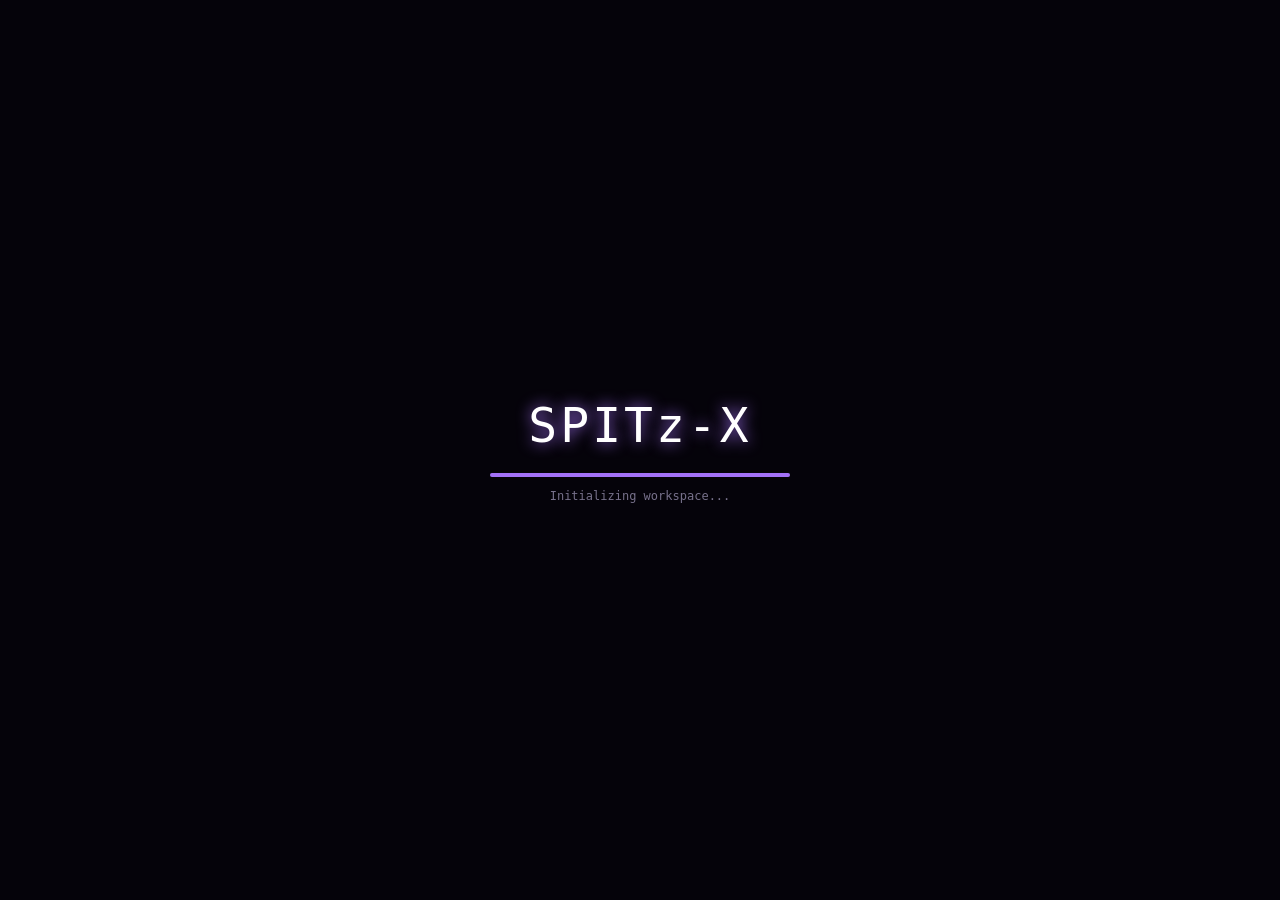
<file: SPITz-X-spitz-app-3.0 (1).html>
<!DOCTYPE html>
<html lang="en">
<head>
<meta charset="UTF-8">
<meta name="viewport" content="width=device-width, initial-scale=1.0">
<title>SPITz-X App Workspace</title>
<style>
*{box-sizing:border-box}body{margin:0;background:#0b0914;color:#d2d0df;font-family:monospace;overflow:hidden;height:100vh}
#loading-screen{position:fixed;inset:0;background:#05030a;display:flex;flex-direction:column;justify-content:center;align-items:center;z-index:9999;transition:opacity .6s}.logo-glow{font-size:3rem;color:#fff;text-shadow:0 0 15px #a371f7;margin-bottom:20px;letter-spacing:3px}.loading-text{color:#77718b;font-size:12px;margin-top:12px}.loading-bar-container{width:300px;height:4px;background:#1a1628;border-radius:2px;overflow:hidden}.loading-bar{width:0;height:100%;background:#a371f7;box-shadow:0 0 12px #a371f7;animation:load 2s ease-in-out forwards}@keyframes load{to{width:100%}}
#main-interface{display:none;height:100vh;width:100vw}#main-interface.active{display:flex}.sidebar{width:250px;min-width:250px;background:#110e1b;border-right:1px solid #231e38;display:flex;flex-direction:column;padding:20px 0;z-index:10}.sidebar h2{color:#a371f7;text-align:center;text-shadow:0 0 10px rgba(163,113,247,.4);margin-bottom:30px;letter-spacing:2px}.version{text-align:center;font-size:10px;color:#555064;margin-top:-22px;margin-bottom:25px}.nav-item{padding:15px 25px;cursor:pointer;border-left:3px solid transparent;transition:.3s}.nav-item:hover,.nav-item.active{background:#1a1528;border-left-color:#a371f7}.nav-item.active{color:#a371f7;font-weight:bold}.sidebar-footer{margin-top:auto;padding:20px;font-size:10px;color:#514c5e;border-top:1px solid #231e38}
.main-content{flex:1;padding:40px;overflow-y:auto;position:relative}.tab-content{display:none;animation:fadeIn .4s}.tab-content.active{display:block}@keyframes fadeIn{from{opacity:0;transform:translateY(10px)}to{opacity:1;transform:none}}h1{color:#fff;margin-top:0}.subtitle{color:#77718b;margin-top:-10px}.panel-grid{display:grid;grid-template-columns:repeat(auto-fit,minmax(300px,1fr));gap:20px;margin-top:20px}.panel{background:#120f1d;border:1px solid #231e38;border-radius:8px;padding:25px;box-shadow:0 4px 15px rgba(0,0,0,.6)}.panel h3{margin-top:0;color:#a371f7;border-bottom:1px solid #231e38;padding-bottom:10px}.panel p{line-height:1.6}.action-btn{background:transparent;color:#a371f7;border:1px solid #a371f7;padding:10px 15px;border-radius:5px;cursor:pointer;transition:.3s;width:100%;margin-top:10px;font-family:monospace}.action-btn:hover{background:#a371f7;color:#0b0914;box-shadow:0 0 12px rgba(163,113,247,.6)}.action-btn.secondary{border-color:#555064;color:#aaa4b9}.action-btn.secondary:hover{background:#29223b;color:#fff;box-shadow:none}.action-btn:disabled{opacity:.45;cursor:not-allowed}.input-box{width:100%;padding:12px;background:#0b0914;border:1px solid #231e38;color:#d2d0df;border-radius:5px;margin-bottom:10px;font-family:monospace;outline:none}.input-box:focus{border-color:#a371f7;box-shadow:0 0 8px rgba(163,113,247,.2)}
.media-input-row{display:flex;gap:10px;align-items:stretch}.media-input-row .input-box{flex:1;margin-bottom:0}.media-input-row .action-btn{width:140px;margin-top:0}.media-status{margin-top:12px;padding:10px;background:#0b0914;border:1px solid #231e38;border-radius:5px;color:#77718b;font-size:12px}.media-status.success{color:#a371f7;border-color:#5c3d91}.media-status.error{color:#ff7777;border-color:#633333}.video-container{width:100%;min-height:420px;background:#05030a;border:1px solid #231e38;border-radius:6px;display:flex;justify-content:center;align-items:center;overflow:hidden;margin-top:15px}#direct-video-player{width:100%;height:420px;background:#000}.media-placeholder{text-align:center;color:#514c5e}.media-placeholder .icon{font-size:40px;margin-bottom:10px}.media-actions{display:flex;gap:10px;margin-top:12px}.media-actions button{flex:1}.media-meta{display:grid;grid-template-columns:140px 1fr;gap:8px;font-size:12px;margin-top:15px}.media-meta div{padding:8px;background:#0b0914;border:1px solid #231e38}.status-dot{display:inline-block;width:8px;height:8px;background:#a371f7;border-radius:50%;margin-right:7px;box-shadow:0 0 8px #a371f7}.feature-list{padding-left:20px;line-height:2}.code-box{background:#08060d;border:1px solid #231e38;border-radius:5px;padding:15px;overflow-x:auto;color:#aaa4b9;font-size:12px;line-height:1.6}.small{font-size:11px;color:#77718b}.drop-zone{border:1px dashed #5c3d91;border-radius:6px;padding:18px;text-align:center;margin-top:10px}.drop-zone.drag{background:#1a1528;border-color:#a371f7}.file-name{color:#a371f7;margin-top:8px;word-break:break-all}
@media(max-width:750px){.sidebar{width:190px;min-width:190px}.main-content{padding:20px}.media-input-row{flex-direction:column}.media-input-row .action-btn{width:100%}.video-container{min-height:300px}#direct-video-player{height:300px}.media-actions{flex-direction:column}}
</style>
</head>
<body>
<div id="loading-screen"><div class="logo-glow">SPITz-X</div><div class="loading-bar-container"><div class="loading-bar"></div></div><div class="loading-text">Initializing workspace...</div></div>
<div id="main-interface">
<div class="sidebar"><h2>SPITz-X</h2><div class="version">WORKSPACE v2.2</div>
<div class="nav-item active" onclick="switchTab('dashboard',this)">Dashboard</div><div class="nav-item" onclick="switchTab('games',this)">Games Arcade</div><div class="nav-item" onclick="switchTab('media',this)">Media Processor</div><div class="nav-item" onclick="switchTab('docs',this)">Documentation</div><div class="nav-item" onclick="switchTab('settings',this)">Settings</div><div class="sidebar-footer">SPITz-X<br>Tech Group Workspace</div></div>
<div class="main-content">
<div id="dashboard" class="tab-content active"><h1>System Overview</h1><p class="subtitle">A student-friendly workspace for games, media and tech projects.</p><div class="panel-grid"><div class="panel"><h3>Status</h3><p><span class="status-dot"></span>Connection: <strong id="api-status">Checking...</strong></p><p>Environment: <strong>Production</strong></p><p>Workspace: <strong>SPITz-X</strong></p></div><div class="panel"><h3>Available Tools</h3><ul class="feature-list"><li>Video watch-link player</li><li>Authorized MP4 playback</li><li>MP4 download</li><li>Games Arcade</li><li>Persistent settings</li></ul></div></div></div>
<div id="games" class="tab-content"><h1>Games Arcade</h1><p class="subtitle">Run your local HTML5 projects inside SPITz-X.</p><div class="panel"><h3>Launch Game Instance</h3><p>Run an HTML5 build hosted with the SPITz-X site.</p><button class="action-btn" onclick="launchInstance('Games/2048-master/2048-master/index.html')">Launch 2048</button></div></div>
<div id="media" class="tab-content">
<h1>Media Processor</h1>
<p class="subtitle">Paste a YouTube watch link. SPITz-X will identify it and, when an authorized copy exists in the Tech Group library, play it in the native browser player.</p>

<div class="panel">
<h3>1. Video Watch Link</h3>
<div class="media-input-row">
<input class="input-box" id="media-url" placeholder="https://www.youtube.com/watch?v=VIDEO_ID">
<button class="action-btn" onclick="analyzeAndLoad()">Analyze</button>
</div>

<div id="media-status" class="media-status">Waiting for a video watch link...</div>

<div id="media-info" class="media-meta" style="display:none">
<div>Title</div><div id="media-title">—</div>
<div>Channel</div><div id="media-channel">—</div>
<div>Video ID</div><div id="media-id">—</div>
<div>Library</div><div id="media-library">Checking...</div>
</div>

<div class="video-container">
<div id="media-placeholder" class="media-placeholder">
<div class="icon">▶</div>
<div>Paste a link and analyze it.</div>
</div>
<video id="direct-video-player" controls playsinline preload="metadata" style="display:none"></video>
</div>

<div class="media-actions">
<button id="watch-library" class="action-btn" disabled>▶ Watch in SPITz-X</button>
<button id="download-mp4" class="action-btn secondary" disabled>↓ Download MP4</button>
<button class="action-btn secondary" onclick="clearMedia()">Clear</button>
</div>
</div>

<div class="panel" style="margin-top:20px">
<h3>2. Add an Authorized Copy</h3>
<p>Use this only for a video your Tech Group owns or has permission to distribute. Paste the matching watch link, choose the authorized source file, and SPITz-X will convert it to MP4 and register it in the library.</p>
<div id="drop-zone" class="drop-zone">
<input type="file" id="video-file" accept="video/*">
<div class="file-name" id="file-name">No file selected</div>
</div>
<button id="process-file" class="action-btn" onclick="processAuthorizedFile()">Process Authorized Video</button>
<p class="small">The current Render setup stores the library on the server filesystem. Render Free storage is temporary; use persistent/object storage for a permanent school-wide library.</p>
</div>

<div class="panel" style="margin-top:20px">
<h3>How it works</h3>
<div class="code-box">
WATCH LINK → video ID → SPITz-X authorized library → native HTML5 player<br><br>
AUTHORIZED SOURCE → FFmpeg → MP4 → library → Watch / Download
</div>
<p class="small">SPITz-X does not attempt to bypass YouTube access controls or turn an arbitrary YouTube watch page into a downloadable stream.</p>
</div>

<div class="panel" style="margin-top:20px">
<h3>Tech Group Admin Upload</h3>
<p class="small">For trusted admins only. This endpoint requires the API's ADMIN_TOKEN environment variable. Never publish the token in the frontend code.</p>
<input class="input-box" id="admin-token" type="password" placeholder="Admin token">
<input class="input-box" id="admin-title" placeholder="Video title">
<input class="input-box" id="admin-channel" placeholder="Channel / creator (optional)">
<input class="input-box" id="admin-file" type="file" accept="video/*">
<button class="action-btn" onclick="adminUpload()">Upload to Authorized Library</button>
<div id="admin-status" class="media-status">Admin upload is optional.</div>
</div>
</div>
<div id="docs" class="tab-content"><h1>Documentation</h1><p class="subtitle">SPITz-X deployment notes.</p><div class="panel-grid"><div class="panel"><h3>GitHub Pages</h3><p>The frontend can be hosted as a static GitHub Pages site.</p><ul class="feature-list"><li>HTML/CSS/JS frontend</li><li>Native playback uses authorized MP4 copies from the SPITz-X API</li><li>Configure API URL in Settings</li></ul></div><div class="panel"><h3>Media API</h3><p>The API handles authorized source files and FFmpeg conversion.</p><ul class="feature-list"><li>POST /process</li><li>POST /convert</li><li>GET /library/:videoId</li><li>GET /media/:videoId</li><li>GET /media/:videoId/download</li><li>GET /health</li></ul></div></div></div>
<div id="settings" class="tab-content"><h1>System Settings</h1><div class="panel-grid"><div class="panel"><h3>API Endpoint</h3><input class="input-box" id="api-endpoint" placeholder="https://spitz-x-api.onrender.com"><button class="action-btn" onclick="saveApi()">Save API Endpoint</button><p class="small">Saved in this browser only.</p></div><div class="panel"><h3>Page Title</h3><input class="input-box" id="tab-title" placeholder="SPITz-X App Workspace"><button class="action-btn" onclick="changeTitle()">Update Title</button></div></div></div>
</div></div>
<div id="app-overlay" style="display:none;position:fixed;inset:0;background:#0b0914;z-index:1000;flex-direction:column"><div style="padding:15px;background:#110e1b;border-bottom:1px solid #a371f7;display:flex;justify-content:space-between;align-items:center"><h3 style="margin:0;color:#a371f7">SPITz-X Instance Active</h3><button class="action-btn" style="width:auto;margin:0;padding:5px 15px;border-color:#ff5555;color:#ff5555" onclick="closeInstance()">Terminate Instance</button></div><iframe id="app-frame" src="" style="width:100%;height:100%;border:none;flex:1"></iframe></div>
<script>
const DEFAULT_API='https://spitz-x-api.onrender.com';
let API=localStorage.getItem('spitzx-api')||DEFAULT_API;
let currentVideoId='';
let currentWatchUrl='';
let currentMediaUrl='';
let currentDownloadUrl='';

function switchTab(id,el){
  document.querySelectorAll('.tab-content').forEach(x=>x.classList.remove('active'));
  document.querySelectorAll('.nav-item').forEach(x=>x.classList.remove('active'));
  document.getElementById(id)?.classList.add('active');
  el?.classList.add('active');
  if(id==='dashboard')checkApi();
}

function changeTitle(){
  const v=document.getElementById('tab-title').value.trim();
  if(v)document.title=v;
}

function saveApi(){
  API=document.getElementById('api-endpoint').value.trim().replace(/\/$/,'')||DEFAULT_API;
  localStorage.setItem('spitzx-api',API);
  checkApi();
  setMediaStatus('API endpoint saved.','success');
}

function ytId(url){
  try{
    const u=new URL(url);
    const h=u.hostname.replace(/^www\./,'').toLowerCase();

    if((h==='youtube.com'||h==='m.youtube.com')&&u.pathname==='/watch')
      return u.searchParams.get('v');

    if(h==='youtu.be')
      return u.pathname.slice(1).split('/')[0];

    if(h==='youtube.com'&&u.pathname.startsWith('/shorts/'))
      return u.pathname.split('/')[2];

    if(h==='youtube.com'&&u.pathname.startsWith('/embed/'))
      return u.pathname.split('/')[2];
  }catch(e){}
  return null;
}

function setMediaStatus(message,type=''){
  const s=document.getElementById('media-status');
  s.textContent=message;
  s.className='media-status'+(type?' '+type:'');
}

function resetPlayers(){
  const v=document.getElementById('direct-video-player');
  v.pause();
  v.removeAttribute('src');
  v.load();
  v.style.display='none';

  document.getElementById('media-placeholder').style.display='block';

  document.getElementById('watch-library').disabled=true;
  document.getElementById('download-mp4').disabled=true;

  currentVideoId='';
  currentWatchUrl='';
  currentMediaUrl='';
  currentDownloadUrl='';
}

async function analyzeAndLoad(){
  const input=document.getElementById('media-url');
  const url=input.value.trim();
  const id=ytId(url);

  if(!id){
    setMediaStatus('Enter a valid YouTube watch link.','error');
    return;
  }

  currentVideoId=id;
  currentWatchUrl='https://www.youtube.com/watch?v='+encodeURIComponent(id);
  resetPlayers();
  currentVideoId=id;
  currentWatchUrl='https://www.youtube.com/watch?v='+encodeURIComponent(id);

  setMediaStatus('Loading video information...');

  try{
    const r=await fetch(API+'/analyze?url='+encodeURIComponent(currentWatchUrl));
    const d=await r.json();

    if(!r.ok)throw new Error(d.error||'API error');

    document.getElementById('media-title').textContent=d.title||'YouTube video';
    document.getElementById('media-channel').textContent=d.author_name||'Unknown';
    document.getElementById('media-id').textContent=d.videoId||id;
    document.getElementById('media-info').style.display='grid';

    await checkForLibraryCopy(id);
  }catch(e){
    setMediaStatus('Could not load video metadata: '+e.message,'error');
  }
}

async function checkForLibraryCopy(id){
  const libraryLabel=document.getElementById('media-library');

  try{
    const r=await fetch(API+'/library/'+encodeURIComponent(id),{cache:'no-store'});

    if(!r.ok){
      libraryLabel.textContent='No authorized copy available';
      setMediaStatus('Video identified, but this video is not in the SPITz-X authorized library.');
      return;
    }

    const d=await r.json();

    if(d.available&&d.url){
      currentMediaUrl=API+d.url;
      currentDownloadUrl=API+d.downloadUrl;

      libraryLabel.textContent='Available';

      document.getElementById('watch-library').disabled=false;
      document.getElementById('download-mp4').disabled=false;

      document.getElementById('watch-library').onclick=()=>playLibraryVideo(currentMediaUrl);
      document.getElementById('download-mp4').onclick=()=>window.open(currentDownloadUrl,'_blank','noopener,noreferrer');

      setMediaStatus('Authorized copy found. Click “Watch in SPITz-X”.','success');
    }
  }catch(e){
    libraryLabel.textContent='Unavailable';
    setMediaStatus('Could not check the SPITz-X media library.','error');
  }
}

function playLibraryVideo(url){
  const v=document.getElementById('direct-video-player');

  v.src=url;
  v.style.display='block';
  document.getElementById('media-placeholder').style.display='none';

  v.play().catch(()=>{});

  setMediaStatus('Native SPITz-X video player loaded.','success');
}

function clearMedia(){
  resetPlayers();
  document.getElementById('media-url').value='';
  document.getElementById('media-info').style.display='none';
  document.getElementById('media-library').textContent='Checking...';
  setMediaStatus('Player cleared.');
}

async function processAuthorizedFile(){
  const file=document.getElementById('video-file').files[0];
  const watchUrl=document.getElementById('media-url').value.trim();
  const id=ytId(watchUrl);

  if(!file){
    setMediaStatus('Choose an authorized video file first.','error');
    return;
  }

  if(!id){
    setMediaStatus('Paste and analyze the matching YouTube watch link first.','error');
    return;
  }

  if(!file.type.startsWith('video/')){
    setMediaStatus('Please choose a video file.','error');
    return;
  }

  const btn=document.getElementById('process-file');
  btn.disabled=true;
  btn.textContent='Processing...';
  setMediaStatus('Uploading and converting the authorized source...');

  try{
    const fd=new FormData();
    fd.append('video',file);
    fd.append('videoId',id);
    fd.append('videoUrl',watchUrl);

    const r=await fetch(API+'/process',{method:'POST',body:fd});
    const d=await r.json();

    if(!r.ok)throw new Error(d.error||'Processing failed');

    await analyzeAndLoad();
    setMediaStatus('Authorized copy processed and added to the library.','success');
  }catch(e){
    setMediaStatus(e.message,'error');
  }finally{
    btn.disabled=false;
    btn.textContent='Process Authorized Video';
  }
}

async function adminUpload(){
  const token=document.getElementById('admin-token').value;
  const title=document.getElementById('admin-title').value.trim();
  const channel=document.getElementById('admin-channel').value.trim();
  const file=document.getElementById('admin-file').files[0];
  const watchUrl=document.getElementById('media-url').value.trim();
  const id=ytId(watchUrl);

  if(!token){
    setAdminStatus('Enter the admin token.','error');
    return;
  }

  if(!id){
    setAdminStatus('Paste a valid YouTube watch link in the main box first.','error');
    return;
  }

  if(!file){
    setAdminStatus('Choose the authorized MP4/source video.','error');
    return;
  }

  setAdminStatus('Uploading and processing...');

  try{
    const fd=new FormData();
    fd.append('video',file);
    fd.append('videoId',id);
    fd.append('videoUrl',watchUrl);
    fd.append('title',title||'SPITz-X Video');
    fd.append('channel',channel);

    const r=await fetch(API+'/admin/upload',{
      method:'POST',
      headers:{'x-spitz-admin-token':token},
      body:fd
    });

    const d=await r.json();

    if(!r.ok)throw new Error(d.error||'Admin upload failed');

    setAdminStatus('Added '+d.videoId+' to the authorized library.','success');
    document.getElementById('admin-file').value='';
    document.getElementById('admin-token').value='';
    await analyzeAndLoad();
  }catch(e){
    setAdminStatus(e.message,'error');
  }
}

function setAdminStatus(message,type=''){
  const s=document.getElementById('admin-status');
  s.textContent=message;
  s.className='media-status'+(type?' '+type:'');
}

async function checkApi(){
  try{
    const r=await fetch(API+'/health',{cache:'no-store'});
    document.getElementById('api-status').textContent=r.ok?'Online':'Unavailable';
  }catch(e){
    document.getElementById('api-status').textContent='Unavailable';
  }
}

function launchInstance(url){
  document.getElementById('app-overlay').style.display='flex';
  document.getElementById('app-frame').src=url;
}

function closeInstance(){
  document.getElementById('app-overlay').style.display='none';
  document.getElementById('app-frame').src='';
}

document.getElementById('video-file').addEventListener('change',e=>{
  document.getElementById('file-name').textContent=e.target.files[0]?.name||'No file selected';
});

document.getElementById('media-url').addEventListener('keydown',e=>{
  if(e.key==='Enter')analyzeAndLoad();
});

document.getElementById('api-endpoint').value=API;
checkApi();

window.addEventListener('load',()=>{
  setTimeout(()=>{
    document.getElementById('loading-screen').style.opacity='0';
    setTimeout(()=>{
      document.getElementById('loading-screen').style.display='none';
      document.getElementById('main-interface').classList.add('active');
    },600);
  },1500);
});
</script><script src="js/snow.js"></script>
</body></html>
</file>
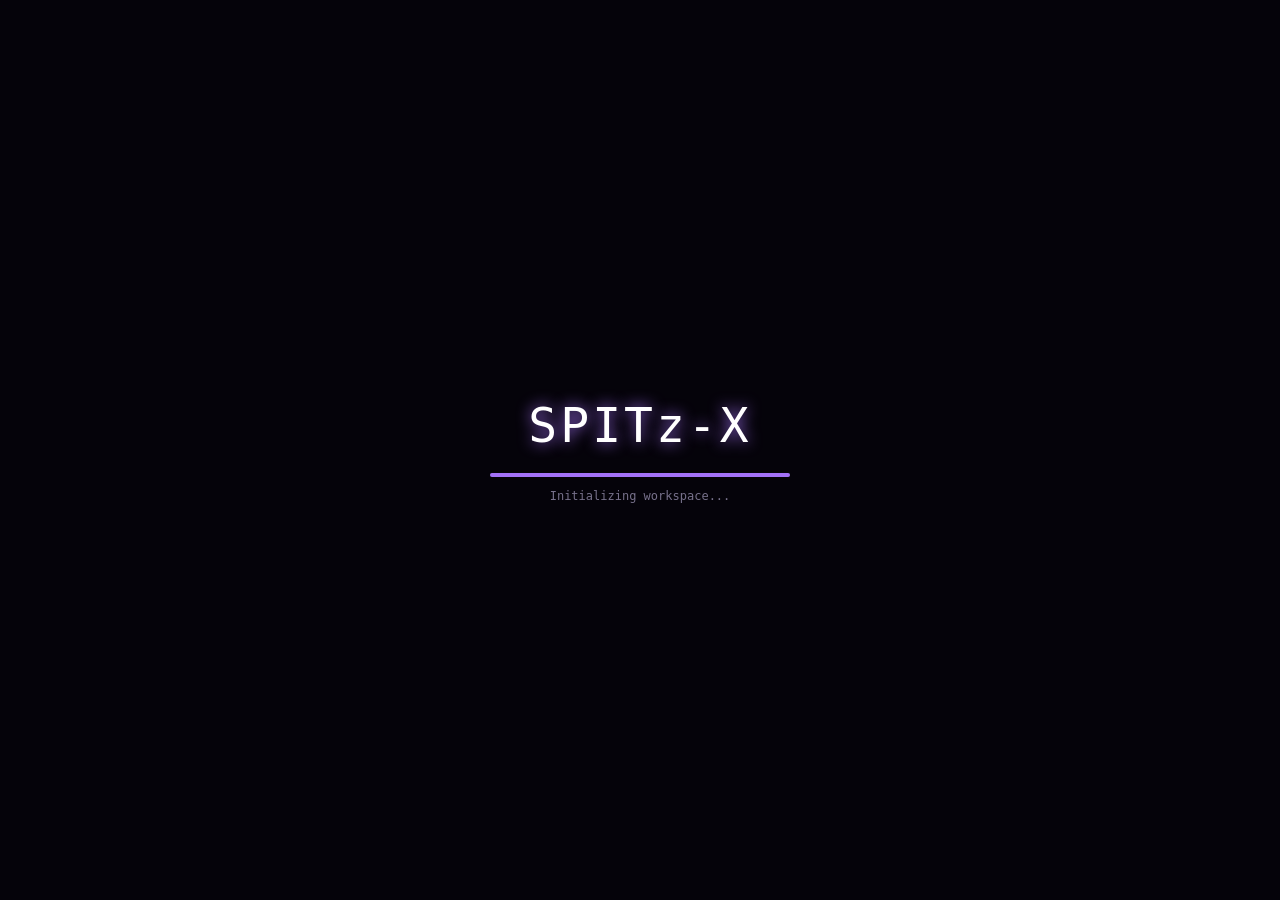
<file: SPITz-X-spitz-app-native-player.html>
<!DOCTYPE html>
<html lang="en">
<head>
<meta charset="UTF-8">
<meta name="viewport" content="width=device-width, initial-scale=1.0">
<title>SPITz-X App Workspace</title>
<style>
*{box-sizing:border-box}body{margin:0;background:#0b0914;color:#d2d0df;font-family:monospace;overflow:hidden;height:100vh}
#loading-screen{position:fixed;inset:0;background:#05030a;display:flex;flex-direction:column;justify-content:center;align-items:center;z-index:9999;transition:opacity .6s}.logo-glow{font-size:3rem;color:#fff;text-shadow:0 0 15px #a371f7;margin-bottom:20px;letter-spacing:3px}.loading-text{color:#77718b;font-size:12px;margin-top:12px}.loading-bar-container{width:300px;height:4px;background:#1a1628;border-radius:2px;overflow:hidden}.loading-bar{width:0;height:100%;background:#a371f7;box-shadow:0 0 12px #a371f7;animation:load 2s ease-in-out forwards}@keyframes load{to{width:100%}}
#main-interface{display:none;height:100vh;width:100vw}#main-interface.active{display:flex}.sidebar{width:250px;min-width:250px;background:#110e1b;border-right:1px solid #231e38;display:flex;flex-direction:column;padding:20px 0;z-index:10}.sidebar h2{color:#a371f7;text-align:center;text-shadow:0 0 10px rgba(163,113,247,.4);margin-bottom:30px;letter-spacing:2px}.version{text-align:center;font-size:10px;color:#555064;margin-top:-22px;margin-bottom:25px}.nav-item{padding:15px 25px;cursor:pointer;border-left:3px solid transparent;transition:.3s}.nav-item:hover,.nav-item.active{background:#1a1528;border-left-color:#a371f7}.nav-item.active{color:#a371f7;font-weight:bold}.sidebar-footer{margin-top:auto;padding:20px;font-size:10px;color:#514c5e;border-top:1px solid #231e38}
.main-content{flex:1;padding:40px;overflow-y:auto;position:relative}.tab-content{display:none;animation:fadeIn .4s}.tab-content.active{display:block}@keyframes fadeIn{from{opacity:0;transform:translateY(10px)}to{opacity:1;transform:none}}h1{color:#fff;margin-top:0}.subtitle{color:#77718b;margin-top:-10px}.panel-grid{display:grid;grid-template-columns:repeat(auto-fit,minmax(300px,1fr));gap:20px;margin-top:20px}.panel{background:#120f1d;border:1px solid #231e38;border-radius:8px;padding:25px;box-shadow:0 4px 15px rgba(0,0,0,.6)}.panel h3{margin-top:0;color:#a371f7;border-bottom:1px solid #231e38;padding-bottom:10px}.panel p{line-height:1.6}.action-btn{background:transparent;color:#a371f7;border:1px solid #a371f7;padding:10px 15px;border-radius:5px;cursor:pointer;transition:.3s;width:100%;margin-top:10px;font-family:monospace}.action-btn:hover{background:#a371f7;color:#0b0914;box-shadow:0 0 12px rgba(163,113,247,.6)}.action-btn.secondary{border-color:#555064;color:#aaa4b9}.action-btn.secondary:hover{background:#29223b;color:#fff;box-shadow:none}.action-btn:disabled{opacity:.45;cursor:not-allowed}.input-box{width:100%;padding:12px;background:#0b0914;border:1px solid #231e38;color:#d2d0df;border-radius:5px;margin-bottom:10px;font-family:monospace;outline:none}.input-box:focus{border-color:#a371f7;box-shadow:0 0 8px rgba(163,113,247,.2)}
.media-input-row{display:flex;gap:10px;align-items:stretch}.media-input-row .input-box{flex:1;margin-bottom:0}.media-input-row .action-btn{width:140px;margin-top:0}.media-status{margin-top:12px;padding:10px;background:#0b0914;border:1px solid #231e38;border-radius:5px;color:#77718b;font-size:12px}.media-status.success{color:#a371f7;border-color:#5c3d91}.media-status.error{color:#ff7777;border-color:#633333}.video-container{width:100%;min-height:420px;background:#05030a;border:1px solid #231e38;border-radius:6px;display:flex;justify-content:center;align-items:center;overflow:hidden;margin-top:15px}#direct-video-player{width:100%;height:420px;background:#000;display:none}.media-placeholder{text-align:center;color:#514c5e}.media-placeholder .icon{font-size:40px;margin-bottom:10px}.media-actions{display:flex;gap:10px;margin-top:12px}.media-actions button{flex:1}.media-meta{display:grid;grid-template-columns:140px 1fr;gap:8px;font-size:12px;margin-top:15px}.media-meta div{padding:8px;background:#0b0914;border:1px solid #231e38}.status-dot{display:inline-block;width:8px;height:8px;background:#a371f7;border-radius:50%;margin-right:7px;box-shadow:0 0 8px #a371f7}.feature-list{padding-left:20px;line-height:2}.code-box{background:#08060d;border:1px solid #231e38;border-radius:5px;padding:15px;overflow-x:auto;color:#aaa4b9;font-size:12px;line-height:1.6}.small{font-size:11px;color:#77718b}.drop-zone{border:1px dashed #5c3d91;border-radius:6px;padding:18px;text-align:center;margin-top:10px}.drop-zone.drag{background:#1a1528;border-color:#a371f7}.file-name{color:#a371f7;margin-top:8px;word-break:break-all}
@media(max-width:750px){.sidebar{width:190px;min-width:190px}.main-content{padding:20px}.media-input-row{flex-direction:column}.media-input-row .action-btn{width:100%}.video-container{min-height:300px}#direct-video-player{height:300px}.media-actions{flex-direction:column}}
</style>
</head>
<body>
<div id="loading-screen"><div class="logo-glow">SPITz-X</div><div class="loading-bar-container"><div class="loading-bar"></div></div><div class="loading-text">Initializing workspace...</div></div>
<div id="main-interface">
<div class="sidebar"><h2>SPITz-X</h2><div class="version">WORKSPACE v2.2</div>
<div class="nav-item active" onclick="switchTab('dashboard',this)">Dashboard</div><div class="nav-item" onclick="switchTab('games',this)">Games Arcade</div><div class="nav-item" onclick="switchTab('media',this)">Media Processor</div><div class="nav-item" onclick="switchTab('docs',this)">Documentation</div><div class="nav-item" onclick="switchTab('settings',this)">Settings</div><div class="sidebar-footer">SPITz-X<br>Tech Group Workspace</div></div>
<div class="main-content">
<div id="dashboard" class="tab-content active"><h1>System Overview</h1><p class="subtitle">A student-friendly workspace for games, media and tech projects.</p><div class="panel-grid"><div class="panel"><h3>Status</h3><p><span class="status-dot"></span>Connection: <strong id="api-status">Checking...</strong></p><p>Environment: <strong>Production</strong></p><p>Workspace: <strong>SPITz-X</strong></p></div><div class="panel"><h3>Available Tools</h3><ul class="feature-list"><li>Video watch-link player</li><li>Authorized MP4 playback</li><li>MP4 download</li><li>Games Arcade</li><li>Persistent settings</li></ul></div></div></div>
<div id="games" class="tab-content"><h1>Games Arcade</h1><p class="subtitle">Run your local HTML5 projects inside SPITz-X.</p><div class="panel"><h3>Launch Game Instance</h3><p>Run an HTML5 build hosted with the SPITz-X site.</p><button class="action-btn" onclick="launchInstance('Games/2048-master/2048-master/index.html')">Launch 2048</button></div></div>
<div id="media" class="tab-content"><h1>Media Processor</h1><p class="subtitle">Paste a video watch link, play it, or use an authorized MP4 copy supplied by your Tech Group.</p>
<div class="panel"><h3>1. Video Watch Link</h3><div class="media-input-row"><input class="input-box" id="media-url" placeholder="https://www.youtube.com/watch?v=VIDEO_ID"><button class="action-btn" onclick="analyzeAndLoad()">Analyze</button></div><div id="media-status" class="media-status">Waiting for a video watch link...</div><div id="media-info" class="media-meta" style="display:none"><div>Title</div><div id="media-title">—</div><div>Channel</div><div id="media-channel">—</div><div>Video ID</div><div id="media-id">—</div></div>
<div class="video-container"><div id="media-placeholder" class="media-placeholder"><div class="icon">▶</div><div id="player-message">Paste a watch link, then load an authorized SPITz-X video copy.</div></div><video id="direct-video-player" controls playsinline preload="metadata"></video></div>
<div class="media-actions"><button id="play-mp4" class="action-btn" disabled>▶ Play Video</button><button id="download-mp4" class="action-btn" disabled>↓ Download MP4</button><button class="action-btn secondary" onclick="clearMedia()">Clear</button></div></div>
<div class="panel" style="margin-top:20px"><h3>2. Authorized MP4 Copy</h3><p>For videos your Tech Group owns or has permission to distribute, attach the authorized MP4 here. SPITz-X will process it and provide browser playback plus an MP4 download.</p><div id="drop-zone" class="drop-zone"><input type="file" id="video-file" accept="video/*"><div class="file-name" id="file-name">No file selected</div></div><button id="process-file" class="action-btn" onclick="processAuthorizedFile()">Process Authorized Video</button><p class="small">Test-mode storage on the current Render API is temporary. A persistent object-storage backend can be added for a real school-wide library.</p></div>
<div class="panel" style="margin-top:20px"><h3>How the two modes work</h3><div class="code-box">WATCH LINK → VIDEO ID → SPITz-X MEDIA LIBRARY<br><br>AUTHORIZED MP4 → NATIVE SPITz-X PLAYER → PLAY / DOWNLOAD</div><p class="small">The YouTube watch-link mode does not bypass YouTube access controls. MP4 processing is intended for source files your group is authorized to distribute.</p></div></div>
<div id="docs" class="tab-content"><h1>Documentation</h1><p class="subtitle">SPITz-X deployment notes.</p><div class="panel-grid"><div class="panel"><h3>GitHub Pages</h3><p>The frontend can be hosted as a static GitHub Pages site.</p><ul class="feature-list"><li>HTML/CSS/JS frontend</li><li>No server required for embedded YouTube playback</li><li>Configure API URL in Settings</li></ul></div><div class="panel"><h3>Media API</h3><p>The API handles authorized source files and FFmpeg conversion.</p><ul class="feature-list"><li>POST /process</li><li>POST /convert</li><li>GET /media/:jobId</li><li>GET /health</li></ul></div></div></div>
<div id="settings" class="tab-content"><h1>System Settings</h1><div class="panel-grid"><div class="panel"><h3>API Endpoint</h3><input class="input-box" id="api-endpoint" placeholder="https://spitz-x-api.onrender.com"><button class="action-btn" onclick="saveApi()">Save API Endpoint</button><p class="small">Saved in this browser only.</p></div><div class="panel"><h3>Page Title</h3><input class="input-box" id="tab-title" placeholder="SPITz-X App Workspace"><button class="action-btn" onclick="changeTitle()">Update Title</button></div></div></div>
</div></div>
<div id="app-overlay" style="display:none;position:fixed;inset:0;background:#0b0914;z-index:1000;flex-direction:column"><div style="padding:15px;background:#110e1b;border-bottom:1px solid #a371f7;display:flex;justify-content:space-between;align-items:center"><h3 style="margin:0;color:#a371f7">SPITz-X Instance Active</h3><button class="action-btn" style="width:auto;margin:0;padding:5px 15px;border-color:#ff5555;color:#ff5555" onclick="closeInstance()">Terminate Instance</button></div><iframe id="app-frame" src="" style="width:100%;height:100%;border:none;flex:1"></iframe></div>
<script>
const DEFAULT_API='https://spitz-x-api.onrender.com';let API=localStorage.getItem('spitzx-api')||DEFAULT_API;let currentWatchUrl='';let currentJobUrl='';let currentVideoId=null;
function switchTab(id,el){document.querySelectorAll('.tab-content').forEach(x=>x.classList.remove('active'));document.querySelectorAll('.nav-item').forEach(x=>x.classList.remove('active'));document.getElementById(id)?.classList.add('active');el?.classList.add('active');if(id==='dashboard')checkApi()}
function changeTitle(){const v=document.getElementById('tab-title').value.trim();if(v)document.title=v}function saveApi(){API=document.getElementById('api-endpoint').value.trim().replace(/\/$/,'')||DEFAULT_API;localStorage.setItem('spitzx-api',API);checkApi();setMediaStatus('API endpoint saved.','success')}
function ytId(url){try{const u=new URL(url);const h=u.hostname.replace(/^www\./,'');if((h==='youtube.com'||h==='m.youtube.com')&&u.pathname==='/watch')return u.searchParams.get('v');if(h==='youtu.be')return u.pathname.slice(1).split('/')[0];if(h==='youtube.com'&&u.pathname.startsWith('/shorts/'))return u.pathname.split('/')[2];if(h==='youtube.com'&&u.pathname.startsWith('/embed/'))return u.pathname.split('/')[2]}catch(e){}return null}
function setMediaStatus(m,t=''){const s=document.getElementById('media-status');s.textContent=m;s.className='media-status'+(t?' '+t:'')}
function resetPlayers(){const v=document.getElementById('direct-video-player');v.pause();v.removeAttribute('src');v.removeAttribute('poster');v.load();v.style.display='none';document.getElementById('media-placeholder').style.display='block';document.getElementById('download-mp4').disabled=true;document.getElementById('play-mp4').disabled=true;currentJobUrl=''}
function clearMedia(){resetPlayers();document.getElementById('media-url').value='';document.getElementById('media-info').style.display='none';document.getElementById('video-thumbnail').style.display='none';setMediaStatus('Player cleared.')}
function playJob(url){const v=document.getElementById('direct-video-player');v.src=url;v.style.display='block';document.getElementById('media-placeholder').style.display='none';v.load();currentJobUrl=url;document.getElementById('play-mp4').disabled=false;document.getElementById('download-mp4').disabled=false;document.getElementById('play-mp4').onclick=()=>{v.play().catch(()=>{})};document.getElementById('download-mp4').onclick=()=>{const a=document.createElement('a');a.href=currentJobUrl;a.download='spitz-x-video.mp4';document.body.appendChild(a);a.click();a.remove()};setMediaStatus('Video loaded in the native SPITz-X player.','success')}
async function analyzeAndLoad(){const input=document.getElementById('media-url');const url=input.value.trim();const id=ytId(url);if(!id){setMediaStatus('Enter a valid YouTube watch link.','error');return}currentWatchUrl='https://www.youtube.com/watch?v='+encodeURIComponent(id);resetPlayers();setMediaStatus('Finding this video in the SPITz-X media library...');try{const r=await fetch(API+'/analyze?url='+encodeURIComponent(currentWatchUrl));const d=await r.json();if(!r.ok)throw new Error(d.error||'API error');document.getElementById('media-title').textContent=d.title||'Video';document.getElementById('media-channel').textContent=d.author_name||'Unknown';document.getElementById('media-id').textContent=d.videoId||id;document.getElementById('media-info').style.display='grid';const thumb=document.getElementById('video-thumbnail');thumb.src=d.thumbnail_url||('https://i.ytimg.com/vi/'+id+'/hqdefault.jpg');thumb.style.display='block';await checkForLibraryCopy(id)}catch(e){setMediaStatus('Could not identify video: '+e.message,'error')}}
async function checkForLibraryCopy(id){const library=document.getElementById('library-status');library.className='library-status';library.textContent='Checking for an authorized SPITz-X video copy...';try{const r=await fetch(API+'/media/by-video/'+encodeURIComponent(id),{cache:'no-store'});if(!r.ok){library.textContent='Video identified, but no authorized SPITz-X MP4 copy is currently available.';setMediaStatus('Video identified. An authorized SPITz-X copy is required for native playback.');return}const d=await r.json();const playback=d.playbackUrl||d.url||d.mediaUrl;const download=d.downloadUrl||d.url||d.mediaUrl;if(!playback){throw new Error('No playback URL returned by API.')}currentJobUrl=API+playback;library.className='library-status available';library.textContent='✓ Authorized video found. Native SPITz-X playback is ready.';document.getElementById('play-mp4').disabled=false;document.getElementById('download-mp4').disabled=false;document.getElementById('play-mp4').onclick=()=>playJob(API+playback);document.getElementById('download-mp4').onclick=()=>{const a=document.createElement('a');a.href=API+download;a.download='spitz-x-video.mp4';document.body.appendChild(a);a.click();a.remove()};setMediaStatus('Authorized video found. Click Play Video to use the native player.','success')}catch(e){library.textContent='No usable authorized MP4 copy is currently available.';setMediaStatus('Video identified, but its SPITz-X video copy is not available.')}}
async function processAuthorizedFile(){const file=document.getElementById('video-file').files[0];if(!file){setMediaStatus('Choose an authorized video file first.','error');return}if(!file.type.startsWith('video/')){setMediaStatus('Please choose a video file.','error');return}const btn=document.getElementById('process-file');btn.disabled=true;btn.textContent='Processing...';setMediaStatus('Uploading and converting the authorized source...');try{const fd=new FormData();fd.append('video',file);const id=ytId(document.getElementById('media-url').value.trim());if(id)fd.append('videoId',id);const r=await fetch(API+'/process',{method:'POST',body:fd});const d=await r.json();if(!r.ok)throw new Error(d.error||'Processing failed');const playback=d.playbackUrl||d.url||d.mediaUrl;if(!playback)throw new Error('API did not return a playback URL.');playJob(API+playback);if(d.videoId){currentVideoId=d.videoId;document.getElementById('media-id').textContent=d.videoId}document.getElementById('library-status').className='library-status available';document.getElementById('library-status').textContent='✓ Authorized MP4 processed and linked to this video.';setMediaStatus('Authorized MP4 processed successfully.','success')}catch(e){setMediaStatus(e.message,'error')}finally{btn.disabled=false;btn.textContent='Process Authorized Video'}}
async function checkApi(){try{const r=await fetch(API+'/health',{cache:'no-store'});document.getElementById('api-status').textContent=r.ok?'Online':'Unavailable'}catch(e){document.getElementById('api-status').textContent='Unavailable'}}
function launchInstance(url){document.getElementById('app-overlay').style.display='flex';document.getElementById('app-frame').src=url}function closeInstance(){document.getElementById('app-overlay').style.display='none';document.getElementById('app-frame').src=''}
document.getElementById('video-file').addEventListener('change',e=>document.getElementById('file-name').textContent=e.target.files[0]?.name||'No file selected');document.getElementById('media-url').addEventListener('keydown',e=>{if(e.key==='Enter')analyzeAndLoad()});document.getElementById('api-endpoint').value=API;checkApi();window.addEventListener('load',()=>setTimeout(()=>{document.getElementById('loading-screen').style.opacity='0';setTimeout(()=>{document.getElementById('loading-screen').style.display='none';document.getElementById('main-interface').classList.add('active')},600)},1500));
</script><script src="js/snow.js"></script>
</body></html>
</file>
<file: css/portal.css>
body { font-family: -apple-system, BlinkMacSystemFont, "Segoe UI", Roboto, Helvetica, Arial, sans-serif; background: #f1f5f9; margin: 0; color: #1e293b; }
header { background: #0f172a; padding: 15px 40px; color: white; display: flex; justify-content: space-between; align-items: center; box-shadow: 0 1px 3px rgba(0,0,0,0.2); }
.logo { font-weight: 600; font-size: 16px; cursor: pointer; letter-spacing: 0.5px; color: #f8fafc; }
.logo:hover { color: #cbd5e1; }
.nav-links a { margin-left: 25px; text-decoration: none; color: #94a3b8; font-size: 14px; font-weight: 500; transition: color 0.2s; }
.nav-links a:hover, .nav-links a.active { color: #ffffff; }

.container { max-width: 1100px; margin: 40px auto; background: white; padding: 35px; border-radius: 12px; box-shadow: 0 4px 6px -1px rgba(0, 0, 0, 0.05); }
.portal-header { display: flex; justify-content: space-between; align-items: center; border-bottom: 2px solid #e2e8f0; padding-bottom: 15px; }
.portal-header h2 { margin: 0; font-size: 20px; color: #0f172a; }
.term-badge { background: #f1f5f9; color: #475569; padding: 5px 12px; border-radius: 20px; font-size: 12px; font-weight: 600; border: 1px solid #cbd5e1; }
.subtext { color: #64748b; font-size: 14px; margin-top: 8px; margin-bottom: 25px; }

table { width: 100%; border-collapse: collapse; text-align: left; }
th, td { padding: 12px 16px; border-bottom: 1px solid #f1f5f9; font-size: 14px; }
th { background-color: #f8fafc; color: #475569; font-weight: 600; text-transform: uppercase; font-size: 11px; letter-spacing: 0.5px; }
tr:hover { background-color: #f8fafc; }

.course-title { font-weight: 600; color: #4f46e5; }
.lunch-title { font-weight: 600; color: #059669; }
.grade-pill { background: #dcfce7; color: #166534; padding: 4px 10px; border-radius: 6px; font-weight: 600; font-size: 13px; display: inline-block; }
.grade-lunch { background: #ecfdf5; color: #047857; padding: 4px 10px; border-radius: 6px; font-weight: 600; font-size: 13px; display: inline-block; }
.grade-na { color: #94a3b8; font-style: italic; }
</file>
<file: Games/SpaceShooter Hoe/2048-master/2048-master/style/main.css>
@import url(fonts/clear-sans.css);
html, body {
  margin: 0;
  padding: 0;
  background: #faf8ef;
  color: #776e65;
  font-family: "Clear Sans", "Helvetica Neue", Arial, sans-serif;
  font-size: 18px; }

body {
  margin: 80px 0; }

.heading:after {
  content: "";
  display: block;
  clear: both; }

h1.title {
  font-size: 80px;
  font-weight: bold;
  margin: 0;
  display: block;
  float: left; }

@-webkit-keyframes move-up {
  0% {
    top: 25px;
    opacity: 1; }

  100% {
    top: -50px;
    opacity: 0; } }
@-moz-keyframes move-up {
  0% {
    top: 25px;
    opacity: 1; }

  100% {
    top: -50px;
    opacity: 0; } }
@keyframes move-up {
  0% {
    top: 25px;
    opacity: 1; }

  100% {
    top: -50px;
    opacity: 0; } }
.scores-container {
  float: right;
  text-align: right; }

.score-container, .best-container {
  position: relative;
  display: inline-block;
  background: #bbada0;
  padding: 15px 25px;
  font-size: 25px;
  height: 25px;
  line-height: 47px;
  font-weight: bold;
  border-radius: 3px;
  color: white;
  margin-top: 8px;
  text-align: center; }
  .score-container:after, .best-container:after {
    position: absolute;
    width: 100%;
    top: 10px;
    left: 0;
    text-transform: uppercase;
    font-size: 13px;
    line-height: 13px;
    text-align: center;
    color: #eee4da; }
  .score-container .score-addition, .best-container .score-addition {
    position: absolute;
    right: 30px;
    color: red;
    font-size: 25px;
    line-height: 25px;
    font-weight: bold;
    color: rgba(119, 110, 101, 0.9);
    z-index: 100;
    -webkit-animation: move-up 600ms ease-in;
    -moz-animation: move-up 600ms ease-in;
    animation: move-up 600ms ease-in;
    -webkit-animation-fill-mode: both;
    -moz-animation-fill-mode: both;
    animation-fill-mode: both; }

.score-container:after {
  content: "Score"; }

.best-container:after {
  content: "Best"; }

p {
  margin-top: 0;
  margin-bottom: 10px;
  line-height: 1.65; }

a {
  color: #776e65;
  font-weight: bold;
  text-decoration: underline;
  cursor: pointer; }

strong.important {
  text-transform: uppercase; }

hr {
  border: none;
  border-bottom: 1px solid #d8d4d0;
  margin-top: 20px;
  margin-bottom: 30px; }

.container {
  width: 500px;
  margin: 0 auto; }

@-webkit-keyframes fade-in {
  0% {
    opacity: 0; }

  100% {
    opacity: 1; } }
@-moz-keyframes fade-in {
  0% {
    opacity: 0; }

  100% {
    opacity: 1; } }
@keyframes fade-in {
  0% {
    opacity: 0; }

  100% {
    opacity: 1; } }
.game-container {
  margin-top: 40px;
  position: relative;
  padding: 15px;
  cursor: default;
  -webkit-touch-callout: none;
  -ms-touch-callout: none;
  -webkit-user-select: none;
  -moz-user-select: none;
  -ms-user-select: none;
  -ms-touch-action: none;
  touch-action: none;
  background: #bbada0;
  border-radius: 6px;
  width: 500px;
  height: 500px;
  -webkit-box-sizing: border-box;
  -moz-box-sizing: border-box;
  box-sizing: border-box; }
  .game-container .game-message {
    display: none;
    position: absolute;
    top: 0;
    right: 0;
    bottom: 0;
    left: 0;
    background: rgba(238, 228, 218, 0.5);
    z-index: 100;
    text-align: center;
    -webkit-animation: fade-in 800ms ease 1200ms;
    -moz-animation: fade-in 800ms ease 1200ms;
    animation: fade-in 800ms ease 1200ms;
    -webkit-animation-fill-mode: both;
    -moz-animation-fill-mode: both;
    animation-fill-mode: both; }
    .game-container .game-message p {
      font-size: 60px;
      font-weight: bold;
      height: 60px;
      line-height: 60px;
      margin-top: 222px; }
    .game-container .game-message .lower {
      display: block;
      margin-top: 59px; }
    .game-container .game-message a {
      display: inline-block;
      background: #8f7a66;
      border-radius: 3px;
      padding: 0 20px;
      text-decoration: none;
      color: #f9f6f2;
      height: 40px;
      line-height: 42px;
      margin-left: 9px; }
      .game-container .game-message a.keep-playing-button {
        display: none; }
    .game-container .game-message.game-won {
      background: rgba(237, 194, 46, 0.5);
      color: #f9f6f2; }
      .game-container .game-message.game-won a.keep-playing-button {
        display: inline-block; }
    .game-container .game-message.game-won, .game-container .game-message.game-over {
      display: block; }

.grid-container {
  position: absolute;
  z-index: 1; }

.grid-row {
  margin-bottom: 15px; }
  .grid-row:last-child {
    margin-bottom: 0; }
  .grid-row:after {
    content: "";
    display: block;
    clear: both; }

.grid-cell {
  width: 106.25px;
  height: 106.25px;
  margin-right: 15px;
  float: left;
  border-radius: 3px;
  background: rgba(238, 228, 218, 0.35); }
  .grid-cell:last-child {
    margin-right: 0; }

.tile-container {
  position: absolute;
  z-index: 2; }

.tile, .tile .tile-inner {
  width: 107px;
  height: 107px;
  line-height: 107px; }
.tile.tile-position-1-1 {
  -webkit-transform: translate(0px, 0px);
  -moz-transform: translate(0px, 0px);
  -ms-transform: translate(0px, 0px);
  transform: translate(0px, 0px); }
.tile.tile-position-1-2 {
  -webkit-transform: translate(0px, 121px);
  -moz-transform: translate(0px, 121px);
  -ms-transform: translate(0px, 121px);
  transform: translate(0px, 121px); }
.tile.tile-position-1-3 {
  -webkit-transform: translate(0px, 242px);
  -moz-transform: translate(0px, 242px);
  -ms-transform: translate(0px, 242px);
  transform: translate(0px, 242px); }
.tile.tile-position-1-4 {
  -webkit-transform: translate(0px, 363px);
  -moz-transform: translate(0px, 363px);
  -ms-transform: translate(0px, 363px);
  transform: translate(0px, 363px); }
.tile.tile-position-2-1 {
  -webkit-transform: translate(121px, 0px);
  -moz-transform: translate(121px, 0px);
  -ms-transform: translate(121px, 0px);
  transform: translate(121px, 0px); }
.tile.tile-position-2-2 {
  -webkit-transform: translate(121px, 121px);
  -moz-transform: translate(121px, 121px);
  -ms-transform: translate(121px, 121px);
  transform: translate(121px, 121px); }
.tile.tile-position-2-3 {
  -webkit-transform: translate(121px, 242px);
  -moz-transform: translate(121px, 242px);
  -ms-transform: translate(121px, 242px);
  transform: translate(121px, 242px); }
.tile.tile-position-2-4 {
  -webkit-transform: translate(121px, 363px);
  -moz-transform: translate(121px, 363px);
  -ms-transform: translate(121px, 363px);
  transform: translate(121px, 363px); }
.tile.tile-position-3-1 {
  -webkit-transform: translate(242px, 0px);
  -moz-transform: translate(242px, 0px);
  -ms-transform: translate(242px, 0px);
  transform: translate(242px, 0px); }
.tile.tile-position-3-2 {
  -webkit-transform: translate(242px, 121px);
  -moz-transform: translate(242px, 121px);
  -ms-transform: translate(242px, 121px);
  transform: translate(242px, 121px); }
.tile.tile-position-3-3 {
  -webkit-transform: translate(242px, 242px);
  -moz-transform: translate(242px, 242px);
  -ms-transform: translate(242px, 242px);
  transform: translate(242px, 242px); }
.tile.tile-position-3-4 {
  -webkit-transform: translate(242px, 363px);
  -moz-transform: translate(242px, 363px);
  -ms-transform: translate(242px, 363px);
  transform: translate(242px, 363px); }
.tile.tile-position-4-1 {
  -webkit-transform: translate(363px, 0px);
  -moz-transform: translate(363px, 0px);
  -ms-transform: translate(363px, 0px);
  transform: translate(363px, 0px); }
.tile.tile-position-4-2 {
  -webkit-transform: translate(363px, 121px);
  -moz-transform: translate(363px, 121px);
  -ms-transform: translate(363px, 121px);
  transform: translate(363px, 121px); }
.tile.tile-position-4-3 {
  -webkit-transform: translate(363px, 242px);
  -moz-transform: translate(363px, 242px);
  -ms-transform: translate(363px, 242px);
  transform: translate(363px, 242px); }
.tile.tile-position-4-4 {
  -webkit-transform: translate(363px, 363px);
  -moz-transform: translate(363px, 363px);
  -ms-transform: translate(363px, 363px);
  transform: translate(363px, 363px); }

.tile {
  position: absolute;
  -webkit-transition: 100ms ease-in-out;
  -moz-transition: 100ms ease-in-out;
  transition: 100ms ease-in-out;
  -webkit-transition-property: -webkit-transform;
  -moz-transition-property: -moz-transform;
  transition-property: transform; }
  .tile .tile-inner {
    border-radius: 3px;
    background: #eee4da;
    text-align: center;
    font-weight: bold;
    z-index: 10;
    font-size: 55px; }
  .tile.tile-2 .tile-inner {
    background: #eee4da;
    box-shadow: 0 0 30px 10px rgba(243, 215, 116, 0), inset 0 0 0 1px rgba(255, 255, 255, 0); }
  .tile.tile-4 .tile-inner {
    background: #ede0c8;
    box-shadow: 0 0 30px 10px rgba(243, 215, 116, 0), inset 0 0 0 1px rgba(255, 255, 255, 0); }
  .tile.tile-8 .tile-inner {
    color: #f9f6f2;
    background: #f2b179; }
  .tile.tile-16 .tile-inner {
    color: #f9f6f2;
    background: #f59563; }
  .tile.tile-32 .tile-inner {
    color: #f9f6f2;
    background: #f67c5f; }
  .tile.tile-64 .tile-inner {
    color: #f9f6f2;
    background: #f65e3b; }
  .tile.tile-128 .tile-inner {
    color: #f9f6f2;
    background: #edcf72;
    box-shadow: 0 0 30px 10px rgba(243, 215, 116, 0.2381), inset 0 0 0 1px rgba(255, 255, 255, 0.14286);
    font-size: 45px; }
    @media screen and (max-width: 520px) {
      .tile.tile-128 .tile-inner {
        font-size: 25px; } }
  .tile.tile-256 .tile-inner {
    color: #f9f6f2;
    background: #edcc61;
    box-shadow: 0 0 30px 10px rgba(243, 215, 116, 0.31746), inset 0 0 0 1px rgba(255, 255, 255, 0.19048);
    font-size: 45px; }
    @media screen and (max-width: 520px) {
      .tile.tile-256 .tile-inner {
        font-size: 25px; } }
  .tile.tile-512 .tile-inner {
    color: #f9f6f2;
    background: #edc850;
    box-shadow: 0 0 30px 10px rgba(243, 215, 116, 0.39683), inset 0 0 0 1px rgba(255, 255, 255, 0.2381);
    font-size: 45px; }
    @media screen and (max-width: 520px) {
      .tile.tile-512 .tile-inner {
        font-size: 25px; } }
  .tile.tile-1024 .tile-inner {
    color: #f9f6f2;
    background: #edc53f;
    box-shadow: 0 0 30px 10px rgba(243, 215, 116, 0.47619), inset 0 0 0 1px rgba(255, 255, 255, 0.28571);
    font-size: 35px; }
    @media screen and (max-width: 520px) {
      .tile.tile-1024 .tile-inner {
        font-size: 15px; } }
  .tile.tile-2048 .tile-inner {
    color: #f9f6f2;
    background: #edc22e;
    box-shadow: 0 0 30px 10px rgba(243, 215, 116, 0.55556), inset 0 0 0 1px rgba(255, 255, 255, 0.33333);
    font-size: 35px; }
    @media screen and (max-width: 520px) {
      .tile.tile-2048 .tile-inner {
        font-size: 15px; } }
  .tile.tile-super .tile-inner {
    color: #f9f6f2;
    background: #3c3a32;
    font-size: 30px; }
    @media screen and (max-width: 520px) {
      .tile.tile-super .tile-inner {
        font-size: 10px; } }

@-webkit-keyframes appear {
  0% {
    opacity: 0;
    -webkit-transform: scale(0);
    -moz-transform: scale(0);
    -ms-transform: scale(0);
    transform: scale(0); }

  100% {
    opacity: 1;
    -webkit-transform: scale(1);
    -moz-transform: scale(1);
    -ms-transform: scale(1);
    transform: scale(1); } }
@-moz-keyframes appear {
  0% {
    opacity: 0;
    -webkit-transform: scale(0);
    -moz-transform: scale(0);
    -ms-transform: scale(0);
    transform: scale(0); }

  100% {
    opacity: 1;
    -webkit-transform: scale(1);
    -moz-transform: scale(1);
    -ms-transform: scale(1);
    transform: scale(1); } }
@keyframes appear {
  0% {
    opacity: 0;
    -webkit-transform: scale(0);
    -moz-transform: scale(0);
    -ms-transform: scale(0);
    transform: scale(0); }

  100% {
    opacity: 1;
    -webkit-transform: scale(1);
    -moz-transform: scale(1);
    -ms-transform: scale(1);
    transform: scale(1); } }
.tile-new .tile-inner {
  -webkit-animation: appear 200ms ease 100ms;
  -moz-animation: appear 200ms ease 100ms;
  animation: appear 200ms ease 100ms;
  -webkit-animation-fill-mode: backwards;
  -moz-animation-fill-mode: backwards;
  animation-fill-mode: backwards; }

@-webkit-keyframes pop {
  0% {
    -webkit-transform: scale(0);
    -moz-transform: scale(0);
    -ms-transform: scale(0);
    transform: scale(0); }

  50% {
    -webkit-transform: scale(1.2);
    -moz-transform: scale(1.2);
    -ms-transform: scale(1.2);
    transform: scale(1.2); }

  100% {
    -webkit-transform: scale(1);
    -moz-transform: scale(1);
    -ms-transform: scale(1);
    transform: scale(1); } }
@-moz-keyframes pop {
  0% {
    -webkit-transform: scale(0);
    -moz-transform: scale(0);
    -ms-transform: scale(0);
    transform: scale(0); }

  50% {
    -webkit-transform: scale(1.2);
    -moz-transform: scale(1.2);
    -ms-transform: scale(1.2);
    transform: scale(1.2); }

  100% {
    -webkit-transform: scale(1);
    -moz-transform: scale(1);
    -ms-transform: scale(1);
    transform: scale(1); } }
@keyframes pop {
  0% {
    -webkit-transform: scale(0);
    -moz-transform: scale(0);
    -ms-transform: scale(0);
    transform: scale(0); }

  50% {
    -webkit-transform: scale(1.2);
    -moz-transform: scale(1.2);
    -ms-transform: scale(1.2);
    transform: scale(1.2); }

  100% {
    -webkit-transform: scale(1);
    -moz-transform: scale(1);
    -ms-transform: scale(1);
    transform: scale(1); } }
.tile-merged .tile-inner {
  z-index: 20;
  -webkit-animation: pop 200ms ease 100ms;
  -moz-animation: pop 200ms ease 100ms;
  animation: pop 200ms ease 100ms;
  -webkit-animation-fill-mode: backwards;
  -moz-animation-fill-mode: backwards;
  animation-fill-mode: backwards; }

.above-game:after {
  content: "";
  display: block;
  clear: both; }

.game-intro {
  float: left;
  line-height: 42px;
  margin-bottom: 0; }

.restart-button {
  display: inline-block;
  background: #8f7a66;
  border-radius: 3px;
  padding: 0 20px;
  text-decoration: none;
  color: #f9f6f2;
  height: 40px;
  line-height: 42px;
  display: block;
  text-align: center;
  float: right; }

.game-explanation {
  margin-top: 50px; }

@media screen and (max-width: 520px) {
  html, body {
    font-size: 15px; }

  body {
    margin: 20px 0;
    padding: 0 20px; }

  h1.title {
    font-size: 27px;
    margin-top: 15px; }

  .container {
    width: 280px;
    margin: 0 auto; }

  .score-container, .best-container {
    margin-top: 0;
    padding: 15px 10px;
    min-width: 40px; }

  .heading {
    margin-bottom: 10px; }

  .game-intro {
    width: 55%;
    display: block;
    box-sizing: border-box;
    line-height: 1.65; }

  .restart-button {
    width: 42%;
    padding: 0;
    display: block;
    box-sizing: border-box;
    margin-top: 2px; }

  .game-container {
    margin-top: 17px;
    position: relative;
    padding: 10px;
    cursor: default;
    -webkit-touch-callout: none;
    -ms-touch-callout: none;
    -webkit-user-select: none;
    -moz-user-select: none;
    -ms-user-select: none;
    -ms-touch-action: none;
    touch-action: none;
    background: #bbada0;
    border-radius: 6px;
    width: 280px;
    height: 280px;
    -webkit-box-sizing: border-box;
    -moz-box-sizing: border-box;
    box-sizing: border-box; }
    .game-container .game-message {
      display: none;
      position: absolute;
      top: 0;
      right: 0;
      bottom: 0;
      left: 0;
      background: rgba(238, 228, 218, 0.5);
      z-index: 100;
      text-align: center;
      -webkit-animation: fade-in 800ms ease 1200ms;
      -moz-animation: fade-in 800ms ease 1200ms;
      animation: fade-in 800ms ease 1200ms;
      -webkit-animation-fill-mode: both;
      -moz-animation-fill-mode: both;
      animation-fill-mode: both; }
      .game-container .game-message p {
        font-size: 60px;
        font-weight: bold;
        height: 60px;
        line-height: 60px;
        margin-top: 222px; }
      .game-container .game-message .lower {
        display: block;
        margin-top: 59px; }
      .game-container .game-message a {
        display: inline-block;
        background: #8f7a66;
        border-radius: 3px;
        padding: 0 20px;
        text-decoration: none;
        color: #f9f6f2;
        height: 40px;
        line-height: 42px;
        margin-left: 9px; }
        .game-container .game-message a.keep-playing-button {
          display: none; }
      .game-container .game-message.game-won {
        background: rgba(237, 194, 46, 0.5);
        color: #f9f6f2; }
        .game-container .game-message.game-won a.keep-playing-button {
          display: inline-block; }
      .game-container .game-message.game-won, .game-container .game-message.game-over {
        display: block; }

  .grid-container {
    position: absolute;
    z-index: 1; }

  .grid-row {
    margin-bottom: 10px; }
    .grid-row:last-child {
      margin-bottom: 0; }
    .grid-row:after {
      content: "";
      display: block;
      clear: both; }

  .grid-cell {
    width: 57.5px;
    height: 57.5px;
    margin-right: 10px;
    float: left;
    border-radius: 3px;
    background: rgba(238, 228, 218, 0.35); }
    .grid-cell:last-child {
      margin-right: 0; }

  .tile-container {
    position: absolute;
    z-index: 2; }

  .tile, .tile .tile-inner {
    width: 58px;
    height: 58px;
    line-height: 58px; }
  .tile.tile-position-1-1 {
    -webkit-transform: translate(0px, 0px);
    -moz-transform: translate(0px, 0px);
    -ms-transform: translate(0px, 0px);
    transform: translate(0px, 0px); }
  .tile.tile-position-1-2 {
    -webkit-transform: translate(0px, 67px);
    -moz-transform: translate(0px, 67px);
    -ms-transform: translate(0px, 67px);
    transform: translate(0px, 67px); }
  .tile.tile-position-1-3 {
    -webkit-transform: translate(0px, 135px);
    -moz-transform: translate(0px, 135px);
    -ms-transform: translate(0px, 135px);
    transform: translate(0px, 135px); }
  .tile.tile-position-1-4 {
    -webkit-transform: translate(0px, 202px);
    -moz-transform: translate(0px, 202px);
    -ms-transform: translate(0px, 202px);
    transform: translate(0px, 202px); }
  .tile.tile-position-2-1 {
    -webkit-transform: translate(67px, 0px);
    -moz-transform: translate(67px, 0px);
    -ms-transform: translate(67px, 0px);
    transform: translate(67px, 0px); }
  .tile.tile-position-2-2 {
    -webkit-transform: translate(67px, 67px);
    -moz-transform: translate(67px, 67px);
    -ms-transform: translate(67px, 67px);
    transform: translate(67px, 67px); }
  .tile.tile-position-2-3 {
    -webkit-transform: translate(67px, 135px);
    -moz-transform: translate(67px, 135px);
    -ms-transform: translate(67px, 135px);
    transform: translate(67px, 135px); }
  .tile.tile-position-2-4 {
    -webkit-transform: translate(67px, 202px);
    -moz-transform: translate(67px, 202px);
    -ms-transform: translate(67px, 202px);
    transform: translate(67px, 202px); }
  .tile.tile-position-3-1 {
    -webkit-transform: translate(135px, 0px);
    -moz-transform: translate(135px, 0px);
    -ms-transform: translate(135px, 0px);
    transform: translate(135px, 0px); }
  .tile.tile-position-3-2 {
    -webkit-transform: translate(135px, 67px);
    -moz-transform: translate(135px, 67px);
    -ms-transform: translate(135px, 67px);
    transform: translate(135px, 67px); }
  .tile.tile-position-3-3 {
    -webkit-transform: translate(135px, 135px);
    -moz-transform: translate(135px, 135px);
    -ms-transform: translate(135px, 135px);
    transform: translate(135px, 135px); }
  .tile.tile-position-3-4 {
    -webkit-transform: translate(135px, 202px);
    -moz-transform: translate(135px, 202px);
    -ms-transform: translate(135px, 202px);
    transform: translate(135px, 202px); }
  .tile.tile-position-4-1 {
    -webkit-transform: translate(202px, 0px);
    -moz-transform: translate(202px, 0px);
    -ms-transform: translate(202px, 0px);
    transform: translate(202px, 0px); }
  .tile.tile-position-4-2 {
    -webkit-transform: translate(202px, 67px);
    -moz-transform: translate(202px, 67px);
    -ms-transform: translate(202px, 67px);
    transform: translate(202px, 67px); }
  .tile.tile-position-4-3 {
    -webkit-transform: translate(202px, 135px);
    -moz-transform: translate(202px, 135px);
    -ms-transform: translate(202px, 135px);
    transform: translate(202px, 135px); }
  .tile.tile-position-4-4 {
    -webkit-transform: translate(202px, 202px);
    -moz-transform: translate(202px, 202px);
    -ms-transform: translate(202px, 202px);
    transform: translate(202px, 202px); }

  .tile .tile-inner {
    font-size: 35px; }

  .game-message p {
    font-size: 30px !important;
    height: 30px !important;
    line-height: 30px !important;
    margin-top: 90px !important; }
  .game-message .lower {
    margin-top: 30px !important; } }
</file>
